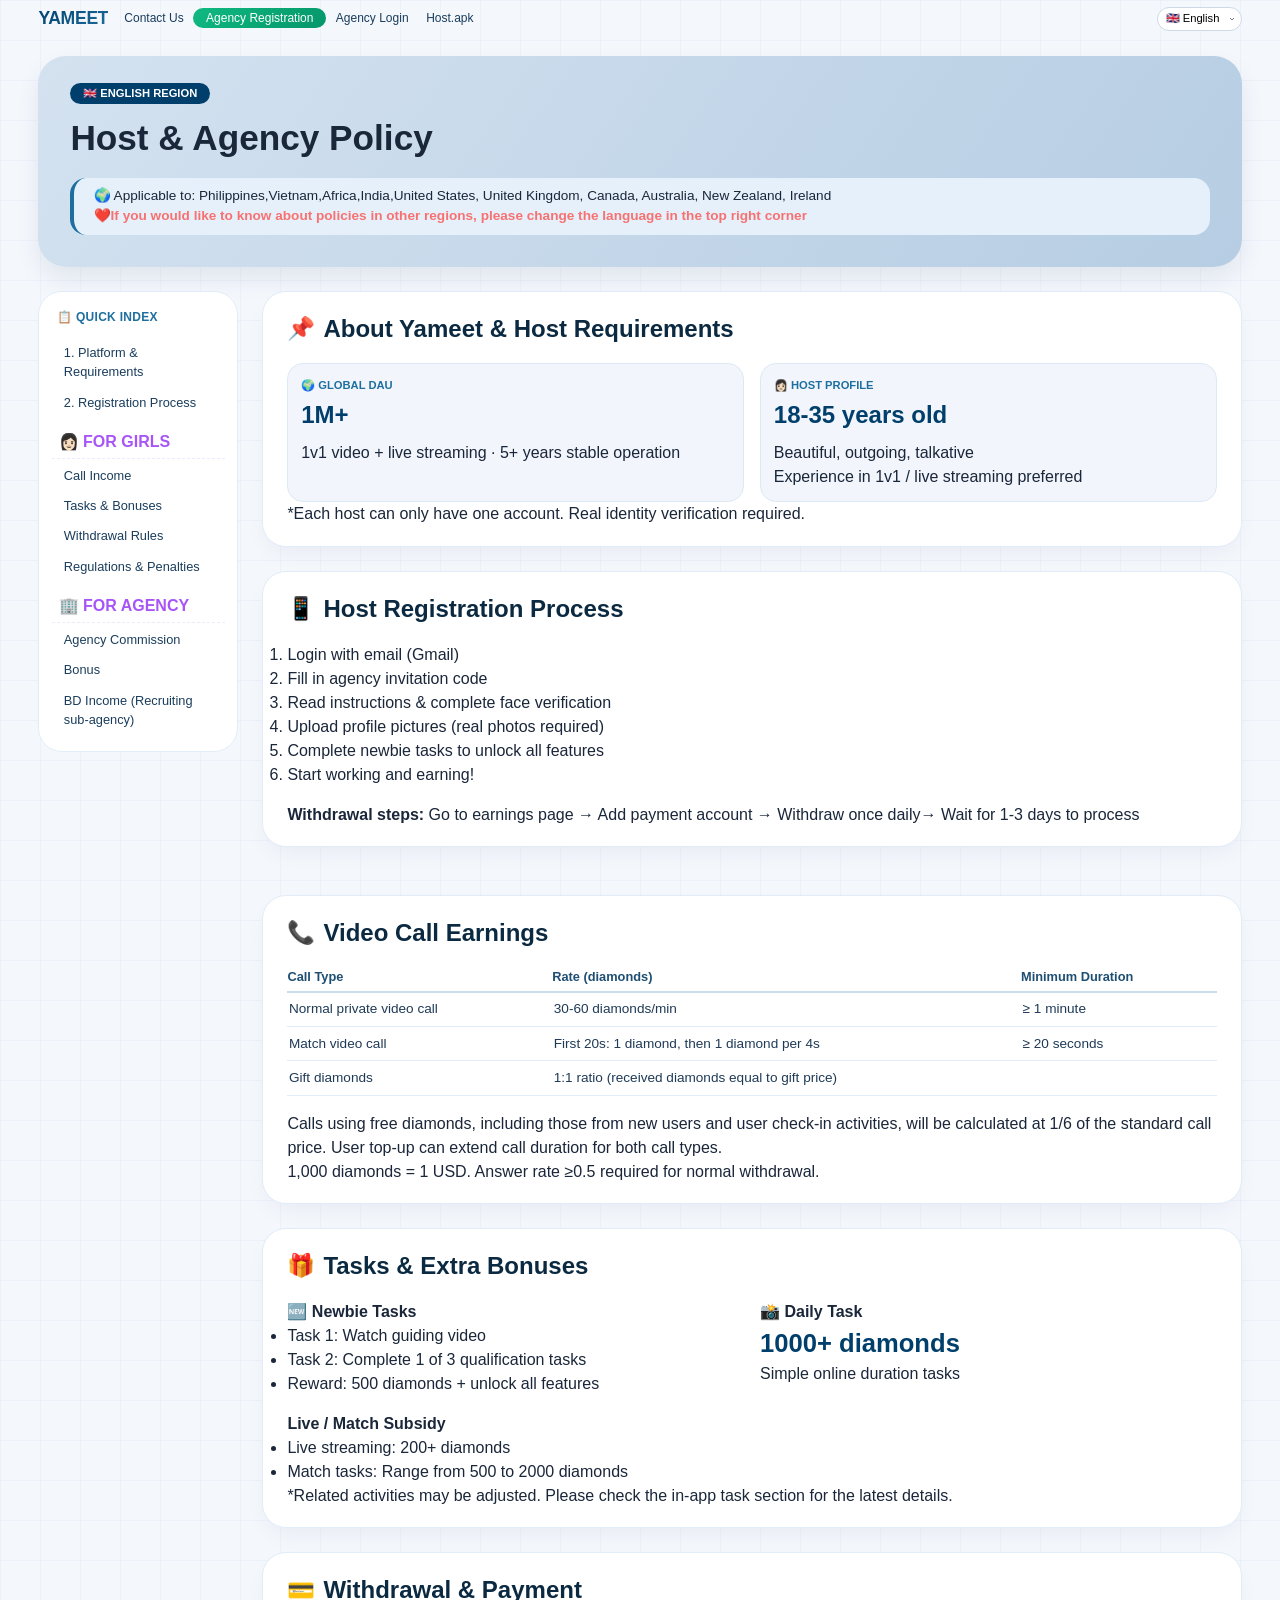
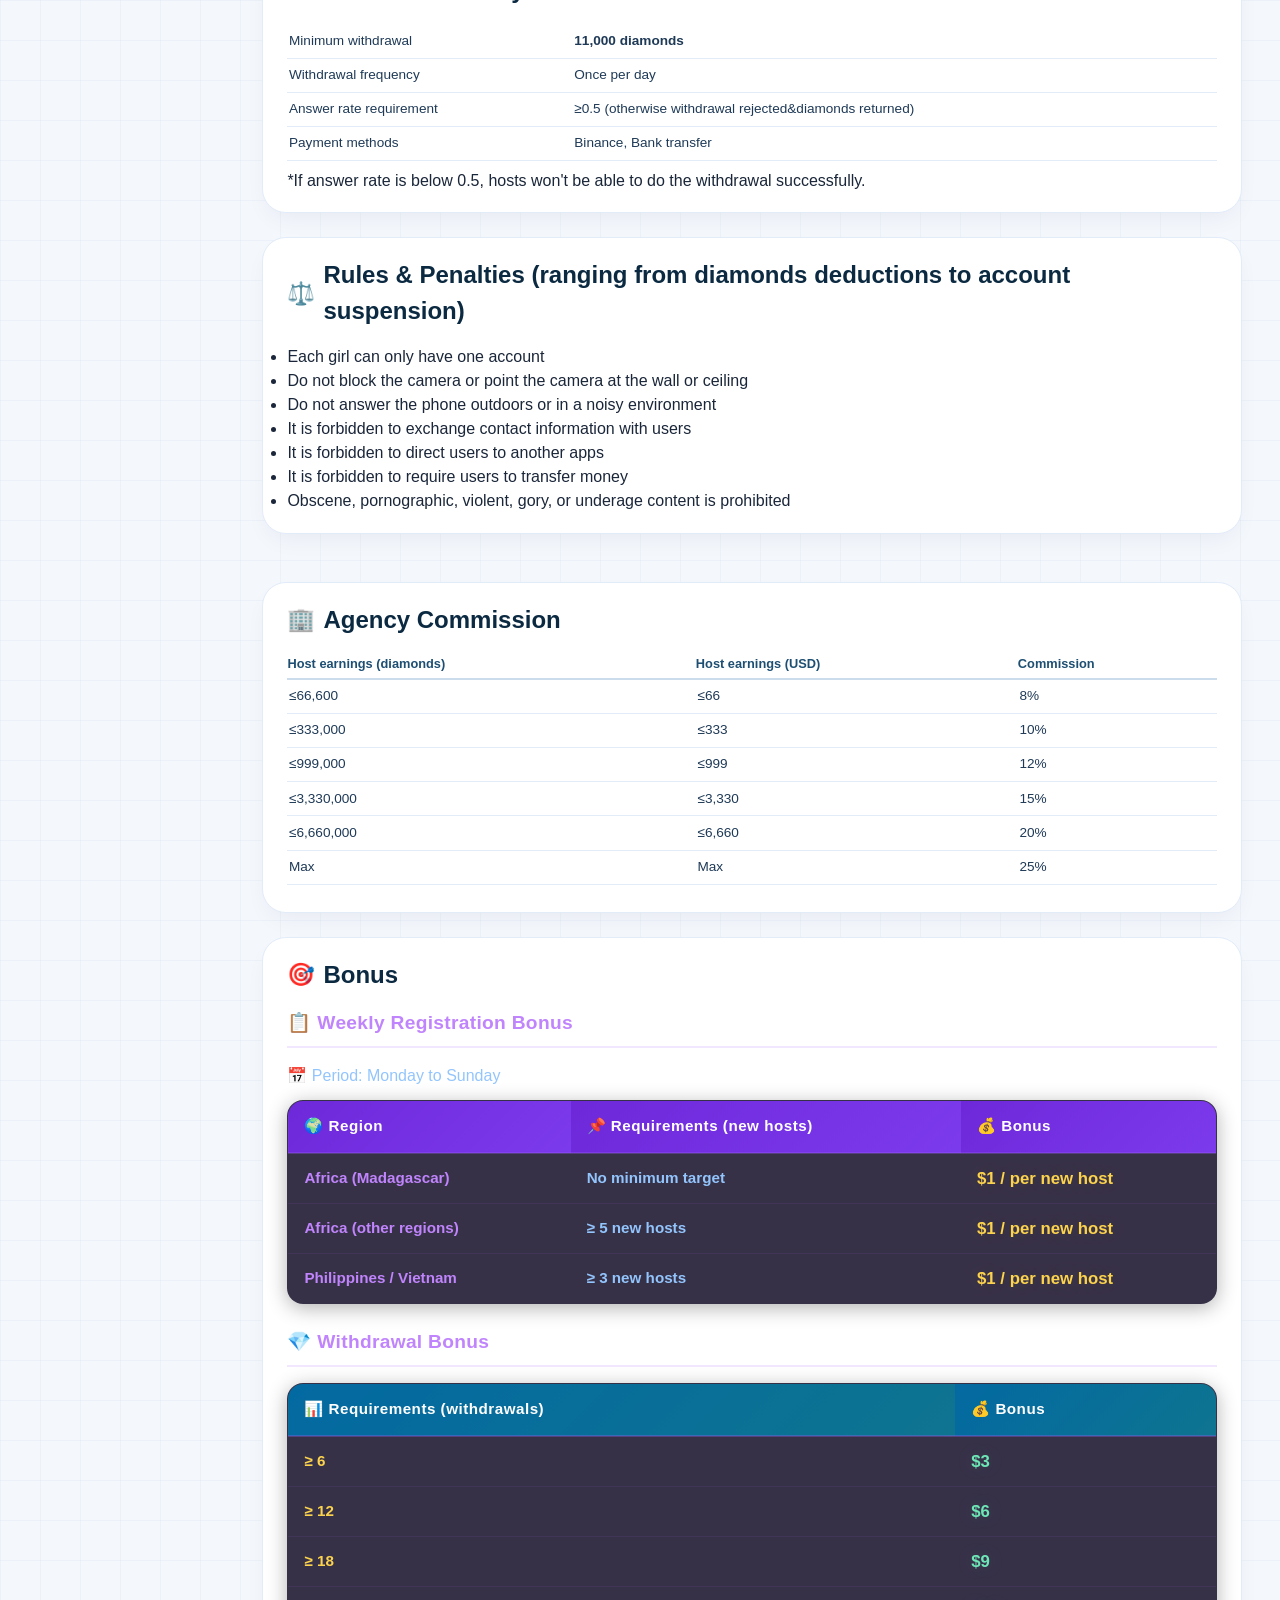
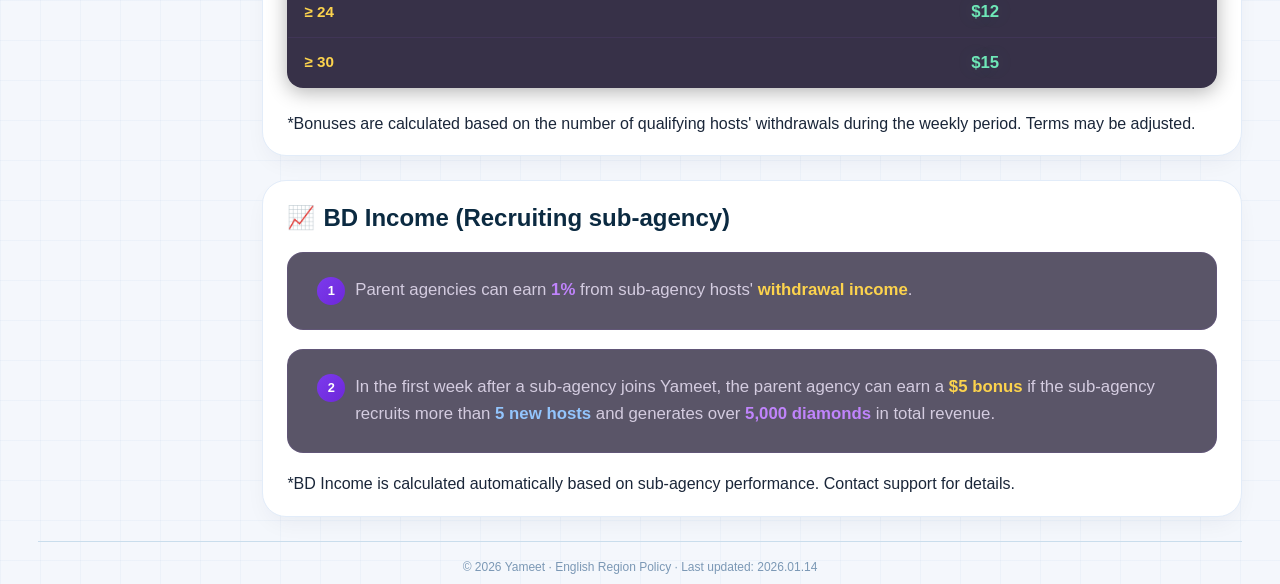
<file: index.html>
<!DOCTYPE html>
<html lang="en">
<head>
    <meta charset="UTF-8">
    <meta name="viewport" content="width=device-width, initial-scale=1.0, viewport-fit=cover">
    <title>Yameet · English Region</title>
    <link rel="icon" href="yameetAnchor.png" type="image/png">
    <link rel="stylesheet" href="yameet.css">
    <style>
        /* ===== 新增表格样式（优化颜色，更清晰易读） ===== */
        .bonus-table {
            width: 100%;
            border-collapse: collapse;
            background: rgba(20, 14, 40, 0.85);
            border-radius: 16px;
            overflow: hidden;
            border: 1px solid rgba(160, 100, 255, 0.2);
            margin-bottom: 1.5rem;
            box-shadow: 0 4px 20px rgba(0, 0, 0, 0.3);
        }
        .bonus-table thead th {
            background: linear-gradient(135deg, #6d28d9, #7c3aed);
            color: #ffffff;
            font-weight: 700;
            padding: 14px 16px;
            text-align: left;
            font-size: 0.95rem;
            letter-spacing: 0.5px;
            border-bottom: 2px solid rgba(160, 100, 255, 0.3);
        }
        .bonus-table tbody td {
            padding: 12px 16px;
            border-bottom: 1px solid rgba(160, 100, 255, 0.08);
            color: #e8e0f0;
            font-size: 0.95rem;
        }
        .bonus-table tbody tr {
            transition: background 0.2s ease;
        }
        .bonus-table tbody tr:hover {
            background: rgba(124, 58, 237, 0.12);
        }
        .bonus-table tbody tr:last-child td {
            border-bottom: none;
        }
        .bonus-table .region-name {
            color: #c084fc;
            font-weight: 600;
        }
        .bonus-table .bonus-amount {
            color: #fcd34d;
            font-weight: 700;
            font-size: 1.05rem;
            text-shadow: 0 0 20px rgba(252, 211, 77, 0.15);
        }
        .bonus-table .requirement-highlight {
            color: #93c5fd;
            font-weight: 600;
        }

        /* 第二个表格（Withdrawal Bonus） */
        .bonus-table.type-withdraw thead th {
            background: linear-gradient(135deg, #0369a1, #0e7490);
        }
        .bonus-table.type-withdraw .bonus-amount {
            color: #6ee7b7;
            text-shadow: 0 0 20px rgba(110, 231, 183, 0.15);
        }
        .bonus-table.type-withdraw .withdraw-count {
            color: #fcd34d;
            font-weight: 600;
        }

        .sub-section-title {
            font-size: 1.2rem;
            font-weight: 700;
            color: #c084fc;
            margin-top: 1.5rem;
            margin-bottom: 1rem;
            padding-bottom: 0.5rem;
            border-bottom: 2px solid rgba(160, 100, 255, 0.15);
            letter-spacing: 0.3px;
        }
        .sub-section-title:first-of-type {
            margin-top: 0;
        }

        /* BD Income 卡片样式优化 */
        .bd-income-card {
            background: rgba(20, 14, 40, 0.7);
            padding: 1.5rem 1.8rem;
            border-radius: 16px;
            border-left: 4px solid #7c3aed;
            margin-bottom: 1.2rem;
            border: 1px solid rgba(160, 100, 255, 0.1);
            transition: 0.3s;
        }
        .bd-income-card:hover {
            background: rgba(20, 14, 40, 0.9);
            border-color: rgba(160, 100, 255, 0.25);
            box-shadow: 0 4px 24px rgba(124, 58, 237, 0.08);
        }
        .bd-income-card .rule-number {
            display: inline-block;
            background: linear-gradient(135deg, #7c3aed, #6d28d9);
            color: #fff;
            font-weight: 700;
            font-size: 0.8rem;
            border-radius: 50%;
            width: 28px;
            height: 28px;
            text-align: center;
            line-height: 28px;
            margin-right: 10px;
            flex-shrink: 0;
        }
        .bd-income-card .rule-text {
            color: #d4cce0;
            font-size: 1.05rem;
            line-height: 1.6;
            display: flex;
            align-items: flex-start;
        }
        .bd-income-card .highlight-text {
            color: #c084fc;
            font-weight: 700;
        }
        .bd-income-card .highlight-gold {
            color: #fcd34d;
            font-weight: 700;
        }
        .bd-income-card .highlight-blue {
            color: #93c5fd;
            font-weight: 600;
        }
    </style>
</head>
<body>
    <nav class="fixed-nav" id="mainNav">
        <div class="nav-left">
            <div class="logo-area">YAMEET</div>
            <div class="nav-menu">
                <a href="#" onclick="window.open('https://wa.me/' + (Math.random() < 0.5 ? '447849766687' : '447730302215'), '_blank'); return false;">Contact Us</a>
                <a href="https://bd.nanas.vip/bd/register?type=0" target="_blank" class="join-btn">Agency Registration</a>
                <a href="https://bd.nanas.vip/bd/login" target="_blank">Agency Login</a>
                <a href="https://ym.nanas.vip/chat/download" target="_blank">Host.apk</a>
            </div>
        </div>
        <div class="lang-selector">
            <select id="regionSelect" onchange="switchRegion(this.value)">
                <option value="index.html" selected>🇬🇧 English</option>
                <option value="yameetEs.html">🇪🇸 Español</option>
                <option value="yameetPt.html">🇧🇷 Português</option>
                <option value="yameetTh.html">🇹🇭 ภาษาไทย</option>
                <option value="yameetAr.html">🇸🇦 العربية</option>
                <option value="yameetTr.html">🇹🇷 Türkçe</option>
                <option value="yameetId.html">🇮🇩 Indonesia</option>
            </select>
        </div>
    </nav>

    <div class="hero-banner">
        <span class="region-tag">🇬🇧 ENGLISH REGION</span>
        <h1>Host & Agency Policy</h1>
        <div class="applicable-countries">
            🌍 Applicable to: Philippines,Vietnam,Africa,India,United States, United Kingdom, Canada, Australia, New Zealand, Ireland<br><strong style="font-weight: 700; color: #f87171;">❤️If you would like to know about policies in other regions, please change the language in the top right corner</strong>
        </div>
    </div>

    <div class="policy-container">
        <aside class="policy-toc">
            <h4>📋 QUICK INDEX</h4>
            <ul class="toc-list">
                <li><a href="#about">1. Platform & Requirements</a></li>
                <li><a href="#process">2. Registration Process</a></li>
                <li class="section-head" style="cursor: default; color: #a855f7; font-weight: 700; padding: 0.3rem 0.4rem; margin-top: 0.5rem; border-bottom: 1px dashed rgba(160, 100, 255, 0.15);">👩🏻 FOR GIRLS</li>
                <li><a href="#call-income" class="sub-item">Call Income</a></li>
                <li><a href="#tasks" class="sub-item">Tasks & Bonuses</a></li>
                <li><a href="#withdraw" class="sub-item">Withdrawal Rules</a></li>
                <li><a href="#regulations" class="sub-item">Regulations & Penalties</a></li>
                <li class="section-head" style="cursor: default; color: #a855f7; font-weight: 700; padding: 0.3rem 0.4rem; margin-top: 0.5rem; border-bottom: 1px dashed rgba(160, 100, 255, 0.15);">🏢 FOR AGENCY</li>
                <li><a href="#agency" class="sub-item">Agency Commission</a></li>
                <li><a href="#bonus" class="sub-item">Bonus</a></li>
                <li><a href="#bd-income" class="sub-item">BD Income (Recruiting sub-agency)</a></li>
            </ul>
        </aside>

        <div class="policy-content">
            <!-- ===== 第1部分：Platform & Requirements ===== -->
            <section id="about" class="policy-card">
                <div class="card-header">
                    <span class="icon">📌</span>
                    <h2>About Yameet & Host Requirements</h2>
                </div>
                <div class="grid-2col">
                    <div class="stat-badge">
                        <p>🌍 GLOBAL DAU</p>
                        <div class="value">1M+</div>
                        <p style="margin-top:0.5rem;">1v1 video + live streaming · 5+ years stable operation</p>
                    </div>
                    <div class="stat-badge">
                        <p>👩🏻 HOST PROFILE</p>
                        <div class="value">18-35 years old</div>
                        <p style="margin-top:0.5rem;">Beautiful, outgoing, talkative<br>Experience in 1v1 / live streaming preferred</p>
                    </div>
                </div>
                <div class="footnote">*Each host can only have one account. Real identity verification required.</div>
            </section>

            <!-- ===== 第2部分：Registration Process ===== -->
            <section id="process" class="policy-card">
                <div class="card-header">
                    <span class="icon">📱</span>
                    <h2>Host Registration Process</h2>
                </div>
                <ol>
                    <li>Login with email (Gmail)</li>
                    <li>Fill in agency invitation code</li>
                    <li>Read instructions & complete face verification</li>
                    <li>Upload profile pictures (real photos required)</li>
                    <li>Complete newbie tasks to unlock all features</li>
                    <li>Start working and earning!</li>
                </ol>
                <p style="margin-top:1rem;"><strong>Withdrawal steps:</strong> Go to earnings page → Add payment account → Withdraw once daily→ Wait for 1-3 days to process</p>
            </section>

            <!-- ===== FOR GIRLS 锚点 ===== -->
            <div id="for-girls" style="scroll-margin-top: 90px;"></div>

            <!-- ===== 第3部分：Call Income ===== -->
            <section id="call-income" class="policy-card">
                <div class="card-header">
                    <span class="icon">📞</span>
                    <h2>Video Call Earnings</h2>
                </div>
                <table class="simple-table">
                    <tr>
                        <th>Call Type</th>
                        <th>Rate (diamonds)</th>
                        <th>Minimum Duration</th>
                    </tr>
                    <tr>
                        <td>Normal private video call</td>
                        <td>30-60 diamonds/min</td>
                        <td>≥ 1 minute</td>
                    </tr>
                    <tr>
                        <td>Match video call</td>
                        <td>First 20s: 1 diamond, then 1 diamond per 4s</td>
                        <td>≥ 20 seconds</td>
                    </tr>
                    <tr>
                        <td>Gift diamonds</td>
                        <td colspan="2">1:1 ratio (received diamonds equal to gift price)</td>
                    </tr>
                </table>
                <p style="margin-top:1rem;">Calls using free diamonds, including those from new users and user check-in activities, will be calculated at 1/6 of the standard call price. User top-up can extend call duration for both call types.</p>
                <p class="footnote">1,000 diamonds = 1 USD. Answer rate ≥0.5 required for normal withdrawal.</p>
            </section>

            <!-- ===== 第4部分：Tasks & Bonuses ===== -->
            <section id="tasks" class="policy-card">
                <div class="card-header">
                    <span class="icon">🎁</span>
                    <h2>Tasks & Extra Bonuses</h2>
                </div>
                <div class="grid-2col">
                    <div>
                        <p><strong>🆕 Newbie Tasks</strong></p>
                        <ul>
                            <li>Task 1: Watch guiding video</li>
                            <li>Task 2: Complete 1 of 3 qualification tasks</li>
                            <li>Reward: 500 diamonds + unlock all features</li>
                        </ul>
                    </div>
                    <div>
                        <p><strong>📸 Daily Task</strong></p>
                        <p style="font-size: 1.6rem; font-weight: 700; color: #003f6b;">1000+ diamonds</p>
                        <p>Simple online duration tasks </p>
                    </div>
                </div>
                <p style="margin-top:1rem;"><strong>Live / Match Subsidy</strong></p>
                <ul>
                    <li>Live streaming: 200+ diamonds</li>
                    <li>Match tasks: Range from 500 to 2000 diamonds</li>
                </ul>
                <div class="footnote">
                    *Related activities may be adjusted. Please check the in-app task section for the latest details.
                </div>
            </section>

            <!-- ===== 第5部分：Withdrawal Rules ===== -->
            <section id="withdraw" class="policy-card">
                <div class="card-header">
                    <span class="icon">💳</span>
                    <h2>Withdrawal & Payment</h2>
                </div>
                <table class="simple-table">
                    <tr>
                        <td>Minimum withdrawal</td>
                        <td><strong>11,000 diamonds</strong></td>
                    </tr>
                    <tr>
                        <td>Withdrawal frequency</td>
                        <td>Once per day</td>
                    </tr>
                    <tr>
                        <td>Answer rate requirement</td>
                        <td>≥0.5 (otherwise withdrawal rejected&diamonds returned)</td>
                    </tr>
                    <tr>
                        <td>Payment methods</td>
                        <td>Binance, Bank transfer</td>
                    </tr>
                </table>
                <p class="footnote">*If answer rate is below 0.5, hosts won't be able to do the withdrawal successfully.</p>
            </section>

            <!-- ===== 第6部分：Regulations & Penalties ===== -->
            <section id="regulations" class="policy-card">
                <div class="card-header">
                    <span class="icon">⚖️</span>
                    <h2>Rules & Penalties (ranging from diamonds deductions to account suspension)</h2>
                </div>
                <ul>
                    <li>Each girl can only have one account</li>
                    <li>Do not block the camera or point the camera at the wall or ceiling</li>
                    <li>Do not answer the phone outdoors or in a noisy environment</li>
                    <li>It is forbidden to exchange contact information with users</li>
                    <li>It is forbidden to direct users to another apps</li>
                    <li>It is forbidden to require users to transfer money</li>
                    <li>Obscene, pornographic, violent, gory, or underage content is prohibited</li>
                </ul>
            </section>

            <!-- ===== FOR AGENCY 锚点 ===== -->
            <div id="for-agency" style="scroll-margin-top: 90px;"></div>

            <!-- ===== 第7部分：Agency Commission ===== -->
            <section id="agency" class="policy-card">
                <div class="card-header">
                    <span class="icon">🏢</span>
                    <h2>Agency Commission</h2>
                </div>
                <table class="simple-table">
                    <tr>
                        <th>Host earnings (diamonds)</th>
                        <th>Host earnings (USD)</th>
                        <th>Commission</th>
                    </tr>
                    <tr><td>≤66,600</td><td>≤66</td><td>8%</td></tr>
                    <tr><td>≤333,000</td><td>≤333</td><td>10%</td></tr>
                    <tr><td>≤999,000</td><td>≤999</td><td>12%</td></tr>
                    <tr><td>≤3,330,000</td><td>≤3,330</td><td>15%</td></tr>
                    <tr><td>≤6,660,000</td><td>≤6,660</td><td>20%</td></tr>
                    <tr><td>Max</td><td>Max</td><td>25%</td></tr>
                </table>
            </section>

            <!-- ===== 第8部分：Bonus (新增，对应前两张图) ===== -->
            <section id="bonus" class="policy-card">
                <div class="card-header">
                    <span class="icon">🎯</span>
                    <h2>Bonus</h2>
                </div>

                <!-- 第一张图：Weekly Registration Bonus -->
                <h4 class="sub-section-title">📋 Weekly Registration Bonus</h4>
                <p style="color: #93c5fd; margin-bottom: 0.75rem; font-weight: 500;">📅 Period: Monday to Sunday</p>
                <table class="bonus-table">
                    <thead>
                        <tr>
                            <th>🌍 Region</th>
                            <th>📌 Requirements (new hosts)</th>
                            <th>💰 Bonus</th>
                        </tr>
                    </thead>
                    <tbody>
                        <tr>
                            <td><span class="region-name">Africa (Madagascar)</span></td>
                            <td><span class="requirement-highlight">No minimum target</span></td>
                            <td><span class="bonus-amount">$1 / per new host</span></td>
                        </tr>
                        <tr>
                            <td><span class="region-name">Africa (other regions)</span></td>
                            <td><span class="requirement-highlight">≥ 5 new hosts</span></td>
                            <td><span class="bonus-amount">$1 / per new host</span></td>
                        </tr>
                        <tr>
                            <td><span class="region-name">Philippines / Vietnam</span></td>
                            <td><span class="requirement-highlight">≥ 3 new hosts</span></td>
                            <td><span class="bonus-amount">$1 / per new host</span></td>
                        </tr>
                    </tbody>
                </table>

                <!-- 第二张图：Withdrawal Bonus -->
                <h4 class="sub-section-title">💎 Withdrawal Bonus</h4>
                <table class="bonus-table type-withdraw">
                    <thead>
                        <tr>
                            <th>📊 Requirements (withdrawals)</th>
                            <th>💰 Bonus</th>
                        </tr>
                    </thead>
                    <tbody>
                        <tr>
                            <td><span class="withdraw-count">≥ 6</span></td>
                            <td><span class="bonus-amount">$3</span></td>
                        </tr>
                        <tr>
                            <td><span class="withdraw-count">≥ 12</span></td>
                            <td><span class="bonus-amount">$6</span></td>
                        </tr>
                        <tr>
                            <td><span class="withdraw-count">≥ 18</span></td>
                            <td><span class="bonus-amount">$9</span></td>
                        </tr>
                        <tr>
                            <td><span class="withdraw-count">≥ 24</span></td>
                            <td><span class="bonus-amount">$12</span></td>
                        </tr>
                        <tr>
                            <td><span class="withdraw-count">≥ 30</span></td>
                            <td><span class="bonus-amount">$15</span></td>
                        </tr>
                    </tbody>
                </table>

                <div class="footnote">*Bonuses are calculated based on the number of qualifying hosts' withdrawals during the weekly period. Terms may be adjusted.</div>
            </section>

            <!-- ===== 第9部分：BD Income (Recruiting sub-agency) ===== -->
            <section id="bd-income" class="policy-card">
                <div class="card-header">
                    <span class="icon">📈</span>
                    <h2>BD Income (Recruiting sub-agency)</h2>
                </div>

                <div class="bd-income-card">
                    <div class="rule-text">
                        <span class="rule-number">1</span>
                        <span>Parent agencies can earn <span class="highlight-text">1%</span> from sub-agency hosts' <span class="highlight-gold">withdrawal income</span>.</span>
                    </div>
                </div>

                <div class="bd-income-card">
                    <div class="rule-text">
                        <span class="rule-number">2</span>
                        <span>In the first week after a sub-agency joins Yameet, the parent agency can earn a <span class="highlight-gold">$5 bonus</span> if the sub-agency recruits more than <span class="highlight-blue">5 new hosts</span> and generates over <span class="highlight-text">5,000 diamonds</span> in total revenue.</span>
                    </div>
                </div>

                <div class="footnote">*BD Income is calculated automatically based on sub-agency performance. Contact support for details.</div>
            </section>
        </div>
    </div>

    <div class="footer-note">
    © 2026 Yameet · English Region Policy · Last updated: 2026.01.14
</div>

<script>
// 语言映射表
const languageMap = {
    'en': 'index.html',
    'en-US': 'index.html',
    'en-GB': 'index.html',
    'es': 'yameetEs.html',
    'es-ES': 'yameetEs.html',
    'pt': 'yameetPt.html',
    'pt-BR': 'yameetPt.html',
    'th': 'yameetTh.html',
    'th-TH': 'yameetTh.html',
    'ar': 'yameetAr.html',
    'ar-SA': 'yameetAr.html',
    'tr': 'yameetTr.html',
    'tr-TR': 'yameetTr.html',
    'id': 'yameetId.html',
    'id-ID': 'yameetId.html'
};

function getCurrentPage() {
    const path = window.location.pathname;
    const fileName = path.substring(path.lastIndexOf('/') + 1);
    return fileName || 'index.html';
}

function getLanguagePage() {
    const browserLang = navigator.language || navigator.userLanguage;
    if (languageMap[browserLang]) return languageMap[browserLang];
    const mainLang = browserLang.split('-')[0];
    if (languageMap[mainLang]) return languageMap[mainLang];
    return 'index.html';
}

function autoSwitchByLanguage() {
    const currentPage = getCurrentPage();
    const targetPage = getLanguagePage();
    if (currentPage !== targetPage && !sessionStorage.getItem('redirected')) {
        sessionStorage.setItem('redirected', 'true');
        window.location.href = targetPage;
    }
}

autoSwitchByLanguage();
</script>

<script src="yameet.js"></script>
</body>
</html>
</file>
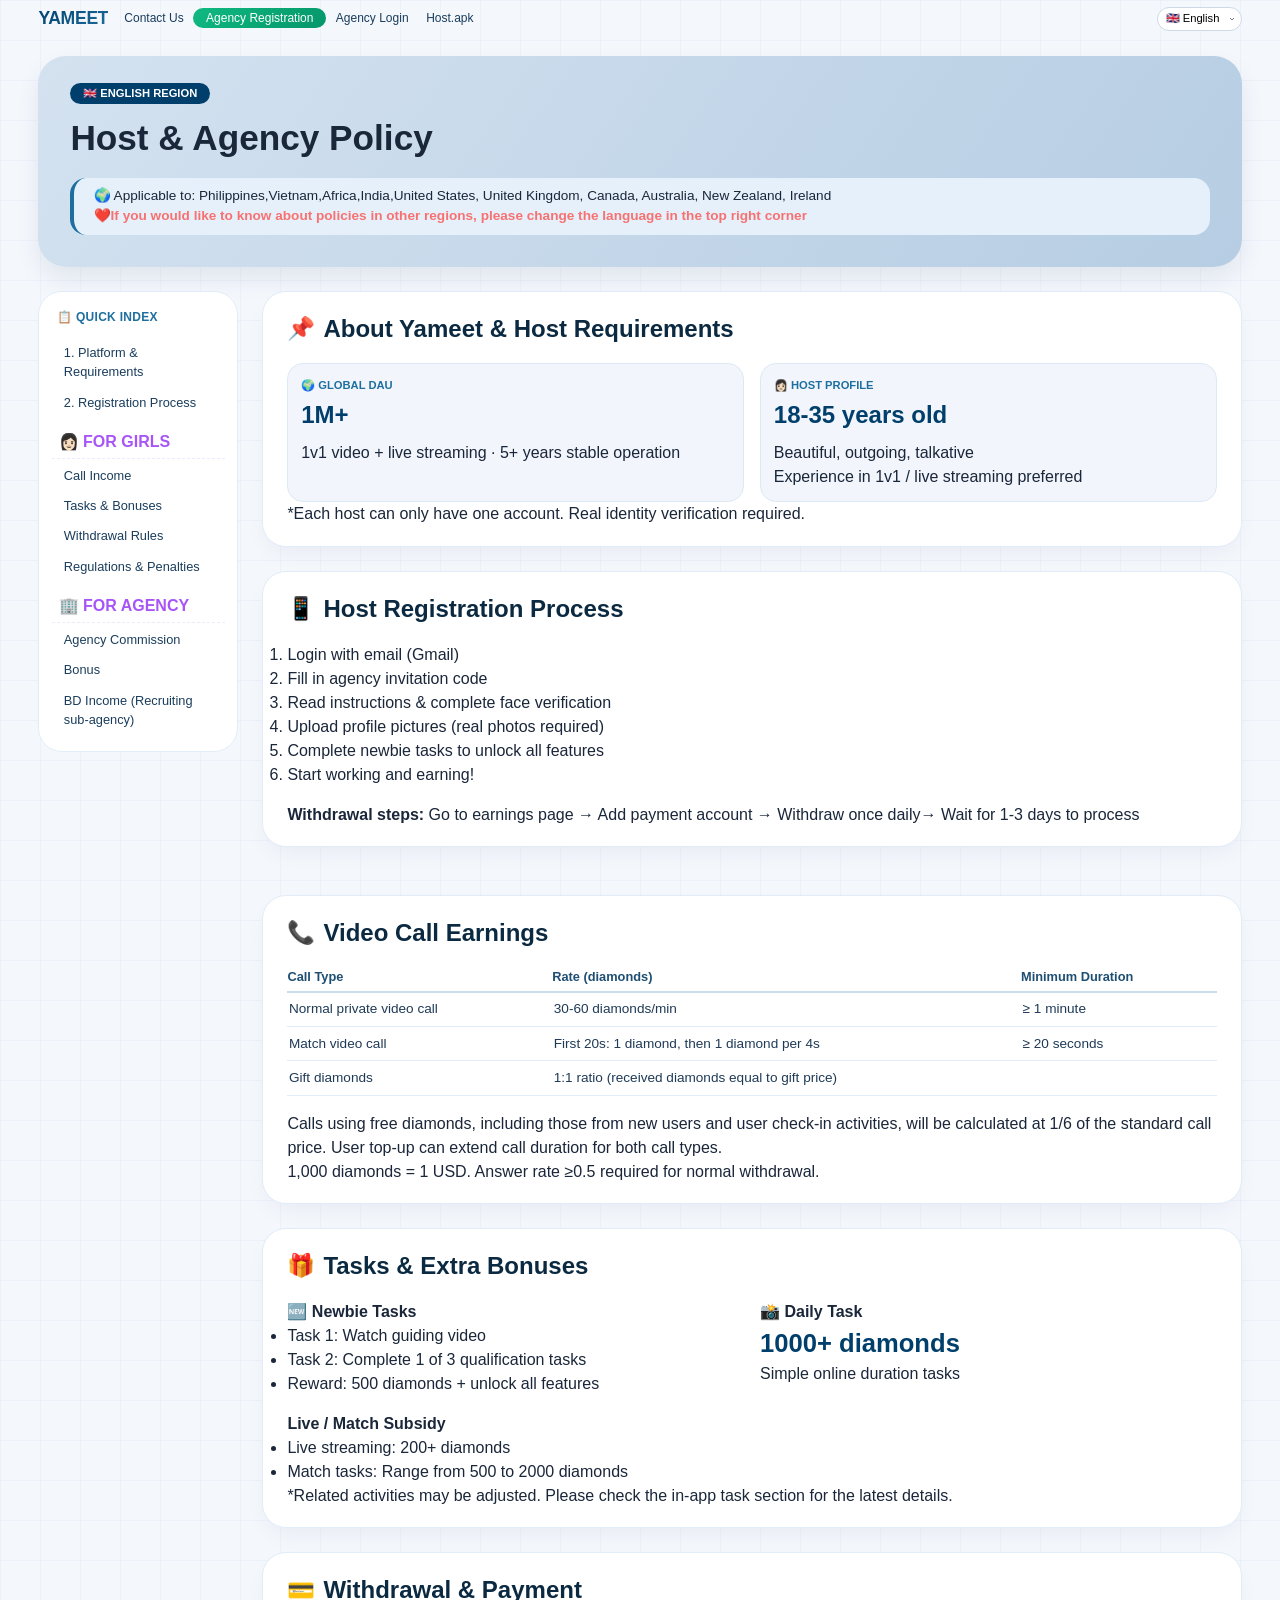
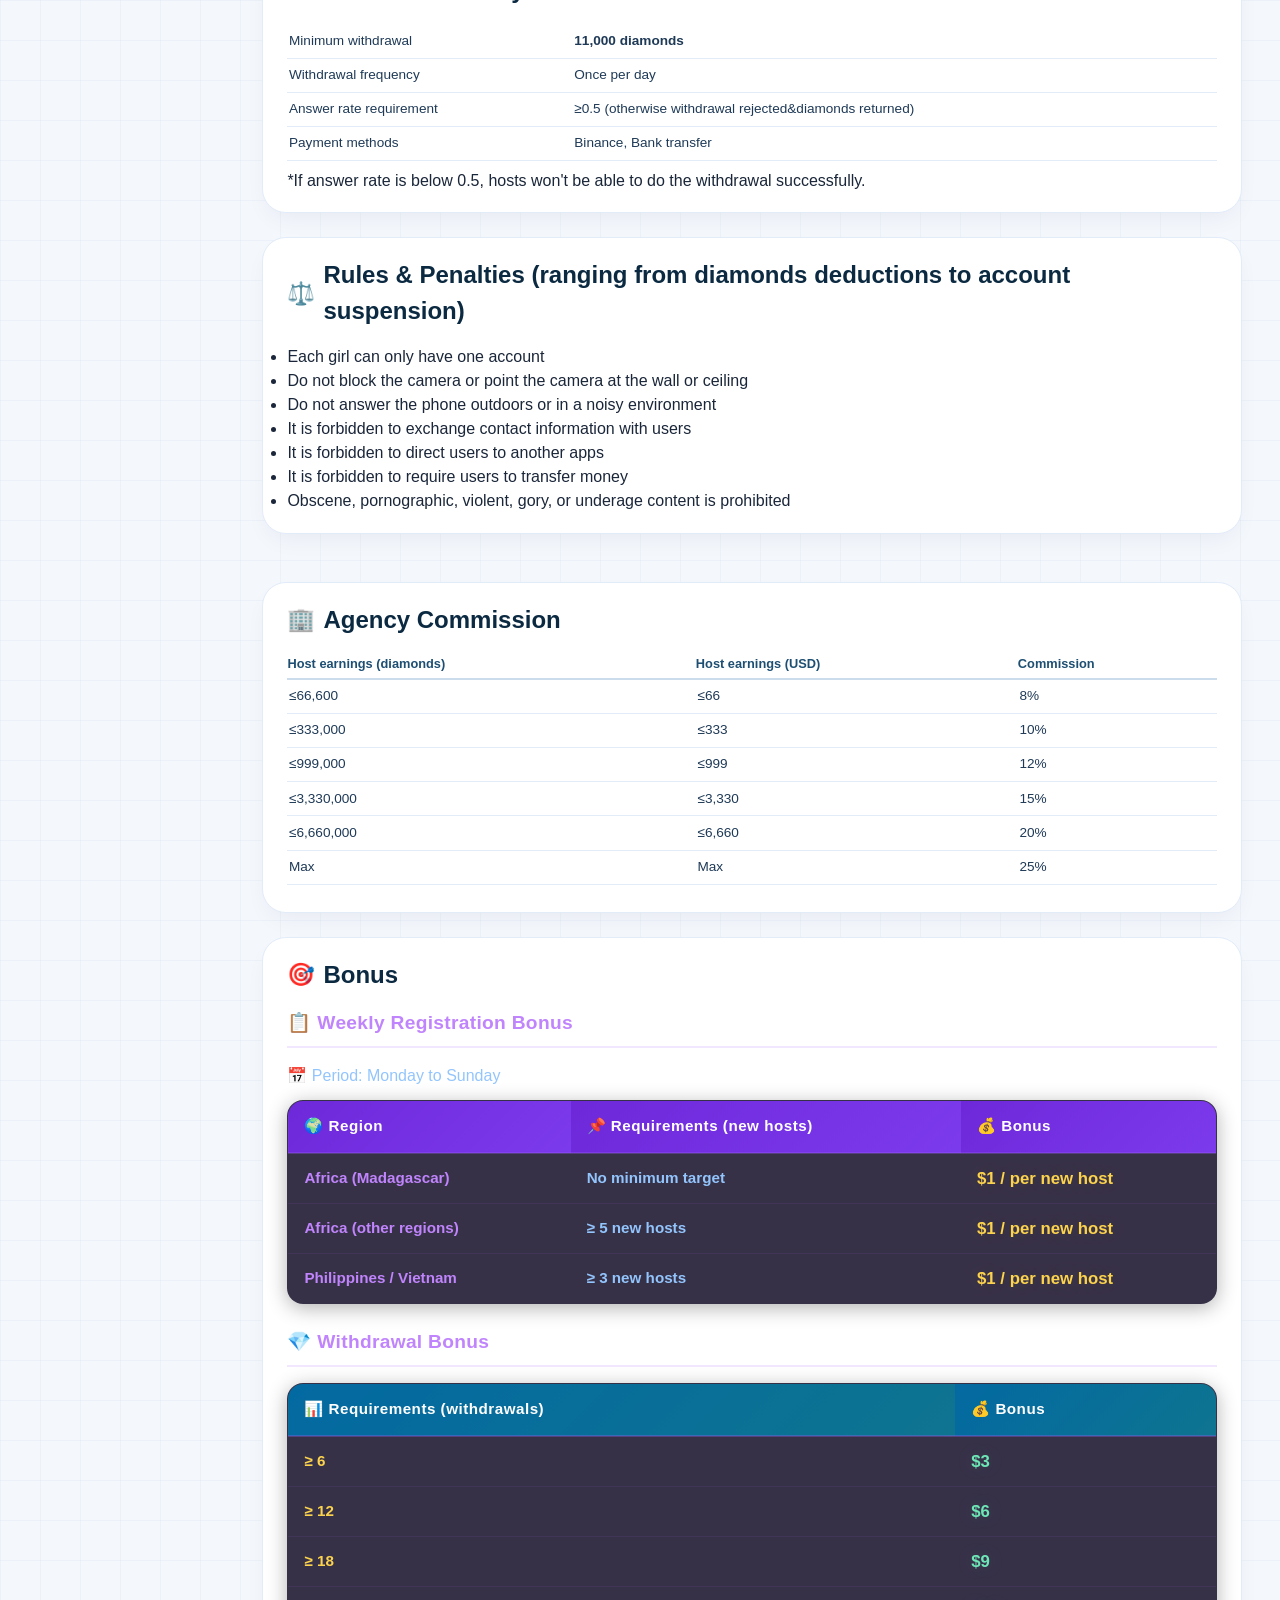
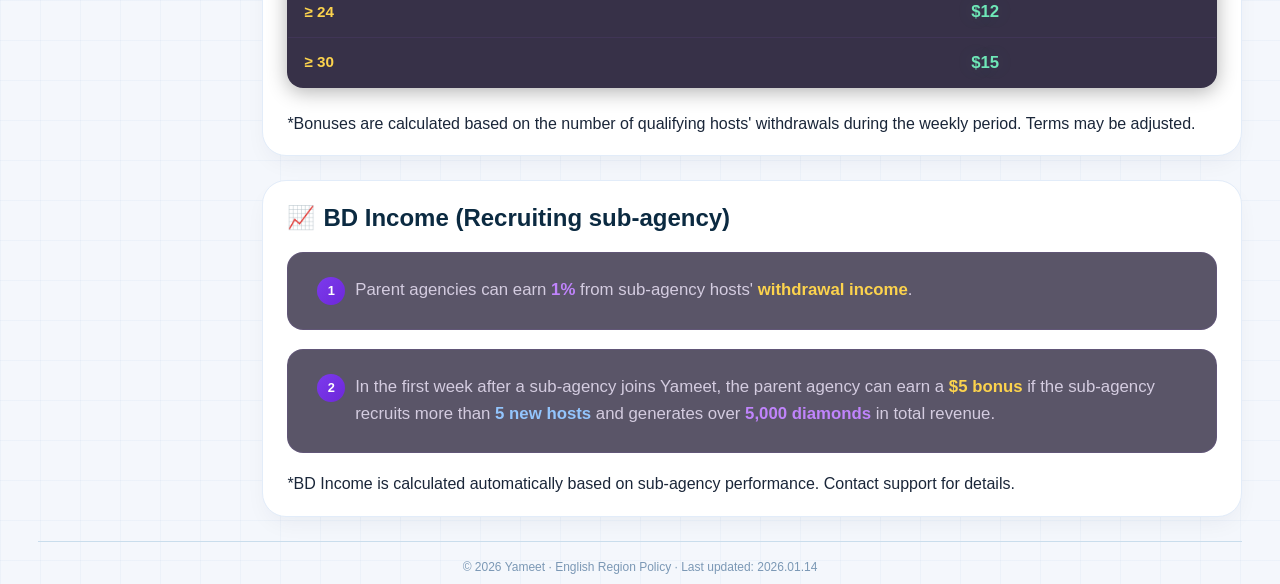
<file: yameetAr.html>
<!DOCTYPE html>
<html lang="ar" dir="rtl">
<head>
    <meta charset="UTF-8">
    <meta name="viewport" content="width=device-width, initial-scale=1.0, viewport-fit=cover">
    <title>Yameet · العربية</title>
    <link rel="icon" href="yameetAnchor.png" type="image/png">
    <style>
        /* ===== 重置 & 基础 ===== */
        * {
            margin: 0;
            padding: 0;
            box-sizing: border-box;
        }
        body {
            font-family: 'Segoe UI', 'Tahoma', system-ui, -apple-system, sans-serif;
            background: #f8faff;
            color: #1e2b3c;
            padding-top: 80px;
            line-height: 1.6;
        }
        /* ===== 导航 ===== */
        .fixed-nav {
            position: fixed;
            top: 0;
            right: 0;
            left: 0;
            z-index: 999;
            background: #ffffffdd;
            backdrop-filter: blur(10px);
            -webkit-backdrop-filter: blur(10px);
            box-shadow: 0 2px 12px rgba(0,0,0,0.06);
            padding: 0.5rem 2rem;
            display: flex;
            justify-content: space-between;
            align-items: center;
            flex-wrap: wrap;
            direction: rtl;
        }
        .nav-left {
            display: flex;
            align-items: center;
            gap: 1.2rem;
            flex-wrap: wrap;
        }
        .logo-area {
            font-weight: 700;
            font-size: 1.4rem;
            letter-spacing: 1px;
            color: #003f6b;
        }
        .nav-menu {
            display: flex;
            gap: 1rem;
            flex-wrap: wrap;
            align-items: center;
        }
        .nav-menu a {
            text-decoration: none;
            color: #1e2b3c;
            font-size: 0.9rem;
            font-weight: 500;
            padding: 0.3rem 0.6rem;
            border-radius: 30px;
            transition: 0.2s;
        }
        .nav-menu a:hover {
            background: #eef3fa;
        }
        .nav-menu .join-btn {
            background: #003f6b;
            color: #fff;
            padding: 0.3rem 1rem;
        }
        .nav-menu .join-btn:hover {
            background: #002b4a;
        }
        .lang-selector select {
            padding: 0.3rem 0.8rem;
            border-radius: 30px;
            border: 1px solid #d0dbe8;
            background: #fff;
            font-size: 0.85rem;
            color: #1e2b3c;
            outline: none;
            cursor: pointer;
        }
        /* ===== hero ===== */
        .hero-banner {
            background: linear-gradient(145deg, #e4edf5, #d4e2f0);
            padding: 2rem 2rem 1.8rem;
            text-align: center;
            margin: 0 1.5rem 1.5rem;
            border-radius: 40px 40px 20px 20px;
            box-shadow: 0 6px 18px rgba(0, 50, 80, 0.06);
        }
        .region-tag {
            display: inline-block;
            background: #003f6b;
            color: #fff;
            padding: 0.2rem 1.4rem;
            border-radius: 40px;
            font-size: 0.9rem;
            letter-spacing: 0.3px;
            margin-bottom: 0.6rem;
        }
        .hero-banner h1 {
            font-size: 2.2rem;
            font-weight: 700;
            color: #003f6b;
            margin: 0.4rem 0;
        }
        .applicable-countries {
            background: #ffffffb0;
            backdrop-filter: blur(4px);
            padding: 0.6rem 1.2rem;
            border-radius: 60px;
            display: inline-block;
            font-size: 0.95rem;
            font-weight: 500;
            color: #003f6b;
            margin-top: 0.4rem;
            box-shadow: 0 2px 8px rgba(0,0,0,0.02);
        }
        /* ===== تخطيط الصفحة ===== */
        .policy-container {
            display: flex;
            gap: 2rem;
            max-width: 1360px;
            margin: 0 auto;
            padding: 0 1.5rem 3rem;
            align-items: flex-start;
            direction: rtl;
        }
        .policy-toc {
            flex: 0 0 240px;
            background: #ffffffcc;
            backdrop-filter: blur(4px);
            border-radius: 28px;
            padding: 1.2rem 0.8rem;
            box-shadow: 0 8px 24px rgba(0, 30, 60, 0.04);
            border: 1px solid #eaeef5;
            position: sticky;
            top: 100px;
        }
        .policy-toc h4 {
            font-size: 1rem;
            color: #003f6b;
            margin-bottom: 1rem;
            padding-right: 0.5rem;
            border-right: 4px solid #003f6b;
            padding-right: 0.8rem;
        }
        .toc-list {
            list-style: none;
            padding: 0;
        }
        .toc-list li {
            margin-bottom: 0.6rem;
        }
        .toc-list a {
            display: block;
            padding: 0.3rem 0.8rem;
            border-radius: 40px;
            color: #1e2b3c;
            text-decoration: none;
            font-size: 0.85rem;
            transition: 0.2s;
            font-weight: 450;
        }
        .toc-list a:hover {
            background: #e4edf5;
            color: #003f6b;
        }
        .toc-list .section-head {
            font-weight: 700;
            color: #003f6b;
            padding: 0.3rem 0.8rem;
            margin-top: 0.3rem;
            display: block;
            font-size: 0.9rem;
            cursor: default;
        }
        .toc-list .sub-item {
            padding-right: 1.5rem;
            font-weight: 400;
            font-size: 0.85rem;
        }
        .policy-content {
            flex: 1;
            min-width: 0;
        }
        /* ===== بطاقات السياسة ===== */
        .policy-card {
            background: #ffffff;
            border-radius: 32px;
            padding: 1.8rem 2rem;
            margin-bottom: 2rem;
            box-shadow: 0 6px 24px rgba(0, 30, 60, 0.04);
            border: 1px solid #eef2f8;
            transition: 0.2s;
            scroll-margin-top: 90px;
        }
        .card-header {
            display: flex;
            align-items: center;
            gap: 0.6rem;
            margin-bottom: 1.2rem;
            border-bottom: 2px solid #eaf0f8;
            padding-bottom: 0.6rem;
        }
        .card-header .icon {
            font-size: 1.8rem;
            line-height: 1;
        }
        .card-header h2 {
            font-size: 1.5rem;
            font-weight: 700;
            color: #003f6b;
            margin: 0;
        }
        .grid-2col {
            display: grid;
            grid-template-columns: 1fr 1fr;
            gap: 1.2rem;
            margin: 0.5rem 0;
        }
        .stat-badge {
            background: #f4f8fe;
            padding: 1rem 1.2rem;
            border-radius: 24px;
            text-align: center;
        }
        .stat-badge .value {
            font-size: 2rem;
            font-weight: 700;
            color: #003f6b;
            margin: 0.2rem 0;
        }
        .badge {
            background: #003f6b;
            color: #fff;
            padding: 0.1rem 1rem;
            border-radius: 40px;
            font-size: 0.8rem;
            font-weight: 600;
            display: inline-block;
        }
        .footnote {
            margin-top: 1rem;
            font-size: 0.88rem;
            color: #4a5f72;
            border-top: 1px dashed #dce5ef;
            padding-top: 0.7rem;
        }
        /* ===== جداول ===== */
        .simple-table {
            width: 100%;
            border-collapse: collapse;
            margin: 0.6rem 0 0.2rem;
            font-size: 0.95rem;
            border-radius: 20px;
            overflow: hidden;
            box-shadow: 0 2px 8px rgba(0, 0, 0, 0.02);
        }
        .simple-table th,
        .simple-table td {
            padding: 0.7rem 1.2rem;
            text-align: right;
            border-bottom: 1px solid #eaf0f8;
        }
        .simple-table th {
            background: #eaf1fa;
            color: #003f6b;
            font-weight: 600;
            white-space: nowrap;
        }
        .simple-table tr:last-child td {
            border-bottom: none;
        }
        .simple-table tr:hover td {
            background: #f8faff;
        }
        .policy-card ul, .policy-card ol {
            padding-right: 1.8rem;
            margin: 0.4rem 0;
        }
        .policy-card li {
            margin-bottom: 0.3rem;
        }
        .policy-card p {
            margin: 0.5rem 0;
        }
        .footer-note {
            text-align: center;
            font-size: 0.8rem;
            color: #5b6f84;
            padding: 1.2rem 1rem 2.5rem;
            border-top: 1px solid #e2eaf2;
            max-width: 1360px;
            margin: 0 auto;
            direction: rtl;
        }
        /* ===== استجابة ===== */
        @media (max-width: 900px) {
            .policy-container {
                flex-direction: column;
            }
            .policy-toc {
                position: relative;
                top: 0;
                flex: 1;
                width: 100%;
                margin-bottom: 1rem;
            }
            .grid-2col {
                grid-template-columns: 1fr;
            }
            .fixed-nav {
                padding: 0.5rem 1rem;
                flex-direction: column;
                align-items: stretch;
                gap: 0.4rem;
            }
            .nav-left {
                flex-wrap: wrap;
                justify-content: center;
            }
            .nav-menu {
                justify-content: center;
            }
            .lang-selector {
                text-align: center;
            }
            .hero-banner h1 {
                font-size: 1.6rem;
            }
            .policy-card {
                padding: 1.2rem;
            }
            .simple-table th,
            .simple-table td {
                padding: 0.5rem 0.8rem;
                font-size: 0.85rem;
            }
        }
        @media (max-width: 480px) {
            .hero-banner {
                margin: 0 0.5rem 1rem;
                padding: 1.2rem 0.8rem;
            }
            .applicable-countries {
                font-size: 0.8rem;
                padding: 0.3rem 0.8rem;
            }
            .policy-container {
                padding: 0 0.5rem 2rem;
            }
        }
    </style>
</head>
<body>
    <nav class="fixed-nav" id="mainNav">
        <div class="nav-left">
            <div class="logo-area">YAMEET</div>
            <div class="nav-menu">
                <a href="https://wa.me/447743041324" target="_blank">اتصل بنا</a>
                <a href="https://bd.nanas.vip/bd/register?type=0" target="_blank" class="join-btn">تسجيل الوكالة</a>
                <a href="https://bd.nanas.vip/bd/login" target="_blank">تسجيل الدخول إلى الوكالة</a>
                <a href="https://ym.nanas.vip/chat/download" target="_blank">المضيفين.apk</a>
            </div>
        </div>
        <div class="lang-selector">
            <select id="regionSelect" onchange="switchRegion(this.value)">
                <option value="index.html" selected>🇬🇧 English</option>
                <option value="yameetEs.html">🇪🇸 Español</option>
                <option value="yameetPt.html">🇧🇷 Português</option>
                <option value="yameetTh.html">🇹🇭 ภาษาไทย</option>
                <option value="yameetAr.html">🇸🇦 العربية</option>
                <option value="yameetTr.html">🇹🇷 Türkçe</option>
                <option value="yameetId.html">🇮🇩 Indonesia</option>
            </select>
        </div>
    </nav>

    <div class="hero-banner">
        <span class="region-tag">🇸🇦 المنطقة العربية</span>
        <h1>سياسة المضيفين والوكالات</h1>
        <div class="applicable-countries">
            🌍 تنطبق على: المملكة العربية السعودية، الإمارات، الكويت، قطر، عمان، البحرين، مصر، الأردن، لبنان، العراق، سوريا، اليمن، ليبيا، السودان، المغرب، الجزائر، تونس، موريتانيا، فلسطين
        </div>
    </div>

    <div class="policy-container">
        <aside class="policy-toc">
            <h4>📋 فهرس سريع</h4>
            <ul class="toc-list">
                <!-- 1. المنصة ومتطلبات المضيفات (保持不变) -->
                <li><a href="#about">1. المنصة ومتطلبات المضيفات</a></li>
                <!-- 7. عملية التسجيل (从第7位移到第2位) -->
                <li><a href="#process">2. عملية التسجيل</a></li>
                <!-- للفتيات (大标题) -->
                <li class="section-head">👩🏻 للفتيات</li>
                <!-- 以下4项缩进，放在 للفتيات 下面 -->
                <li><a href="#call-income" class="sub-item">أرباح المكالمات</a></li>
                <li><a href="#tasks" class="sub-item"> المهام والمكافآت</a></li>
                <li><a href="#withdraw" class="sub-item"> قواعد السحب</a></li>
                <li><a href="#regulations" class="sub-item">القواعد والعقوبات</a></li>
                <!-- للوكالة (大标题) -->
                <li class="section-head">🏢 للوكالة</li>
                <!-- عمولة الوكالة 缩进，放在 للوكالة 下面 -->
                <li><a href="#agency" class="sub-item">عمولة الوكالة</a></li>
            </ul>
        </aside>

        <div class="policy-content">
            <!-- ===== 第1部分：المنصة ومتطلبات المضيفات ===== -->
            <section id="about" class="policy-card">
                <div class="card-header">
                    <span class="icon">📌</span>
                    <h2>عن ياميت ومتطلبات المضيفات</h2>
                </div>
                <div class="grid-2col">
                    <div class="stat-badge">
                        <p>🌍 المستخدمون النشطون يومياً</p>
                        <div class="value">1M+</div>
                        <p style="margin-top:0.5rem;">مكالمات فيديو 1v1 + بث مباشر · أكثر من 5 سنوات من التشغيل المستقر</p>
                    </div>
                    <div class="stat-badge">
                        <p>👩🏻 ملف المضيفة</p>
                        <div class="value">18-35 سنة</div>
                        <p style="margin-top:0.5rem;">جميلة، شابة، اجتماعية،<br>لديها خبرة في مكالمات 1v1 أو البث المباشر</p>
                    </div>
                </div>
                <div class="footnote">*لكل مضيفة حساب واحد فقط. مطلوب التحقق من الهوية بالوجه.</div>
            </section>

            <!-- ===== 第2部分：عملية التسجيل (从第7位移到这里) ===== -->
            <section id="process" class="policy-card">
                <div class="card-header">
                    <span class="icon">📱</span>
                    <h2>عملية تسجيل المضيفات</h2>
                </div>
                <ol>
                    <li>سجل الدخول إلى تطبيق YAMEET باستخدام حساب Gmail</li>
                    <li>املأ المعلومات الشخصية للمضيفة ورمز وكالة الإيداع</li>
                    <li>قم بإجراء التحقق من الوجه وفقاً للمتطلبات</li>
                    <li>بعد اجتياز التحقق من الوجه، قم بتحميل صورتك الشخصية وثلاث صور (صور حقيقية فقط، الصور المزيفة لن تجتاز عملية الموافقة)</li>
                    <li>انقر على "أيقونة الهدية" للدخول إلى دليل عمل المضيف الجديد</li>
                    <li>أكمل دليل عمل المضيف الجديد لاستيفاء المتطلبات واربح ماس المكافأة</li>
                    <li>بعد إكمال دليل عمل المضيف الجديد، سيتم فتح جميع وظائف تطبيق YAMEET</li>
                </ol>
                
                <p style="margin-top:1.5rem;"><strong>إجراءات سحب أرباح المضيفة:</strong></p>
                <ol>
                    <li>انقر على "الصفحة الرئيسية"، ثم انقر على "أرباحي"</li>
                    <li>عندما يصل رصيد الماس إلى 7000 ماسة، يمكن للمضيفة النقر على "سحب" (1000 ماسة = 1.5 دولار).</li>
                    <li>املأ معلومات حساب الدفع حسب المتطلبات</li>
                    <li>أدخل رصيد الماس الذي تريد سحبه وتأكد من صحة معلومات الدفع، ثم أرسل طلب السحب الذاتي</li>
                    <li>بعد إرسال طلب السحب الذاتي، سيتم إيداع راتبك في حسابك في غضون 1-3 أيام عمل</li>
                </ol>
                
                <p class="footnote">*إذا لم تستلم راتبك، يرجى إرسال "رقم السحب" إلى المسؤول وسيقوم بالتحقق من الوضع.</p>
            </section>

            <!-- ===== للفتيات 锚点 ===== -->
            <div id="lilfatayat" style="scroll-margin-top: 90px;"></div>

            <!-- ===== 第3部分：أرباح المكالمات (移到 للفتيات 下面) ===== -->
            <section id="call-income" class="policy-card">
                <div class="card-header">
                    <span class="icon">📞</span>
                    <h2>أرباح مكالمات الفيديو</h2>
                </div>
                
                <p><strong>1000 ماسة = 1.5 دولار</strong></p>
                
                <table class="simple-table">
                    <thead>
                        <tr>
                            <th>نوع المكالمة</th>
                            <th>السعر (الماس)</th>
                        </tr>
                    </thead>
                    <tbody>
                        <tr>
                            <td>مكالمة فيديو عادية</td>
                            <td>30-60 ماسة/الدقيقة</td>
                        </tr>
                        <tr>
                            <td>مكالمة مطابقة (match)</td>
                            <td>أول 20 ثانية: 1 ماسة، ثم 1 ماسة كل 4 ثوانٍ</td>
                        </tr>
                    </tbody>
                </table>
                
                <p style="margin-top:1rem;">الهدايا يتم احتساب الهدايا بنسبة 1:1 ماسة</p>
                
                <p class="footnote">*1000 ماسة = 1.5 دولار. لا يتغير راتب المضيفات مع اختلاف معدلات الرد أو كمية الماس.</p>
            </section>

            <!-- ===== 第4部分：المهام والمكافآت (移到 للفتيات 下面) ===== -->
            <section id="tasks" class="policy-card">
                <div class="card-header">
                    <span class="icon">🎁</span>
                    <h2>(68$)المهام والمكافآت</h2>
                </div>
                
                <p><strong>🆕 مهام المضيفات الجدد</strong></p>
                <ul>
                    <li>إكمال مهام المضيف الجديد</li>
                    <li>مكافأة إضافية حصرية للمضيفات الجدد
تحصل المضيفة الجديدة على مكافأة اضافية قدرها 2000 جوهرة (3 دولارات) عند وصولها </li>
                </ul>
                
                <p style="margin-top:1rem;"><strong>📸 المهمة اليومية</strong></p>
                <p style="font-size: 1.6rem; font-weight: 700; color: #003f6b;">10 ماسات</p>
                <p>الراتب الأساسي للمطابقة
عند اكمال ساعتين من المطابقة لمدة 5 أيام أسبوعيا, ستحصل على 7000 جوهرة (10.5 دولار)</p>
                
                <p style="margin-top:1.5rem;"><strong>🎯 (5.2$) مكافآت المطابقة اليومية</strong></p>
                <ul>
                    <li>مطابقة يومية لمدة ساعة واحدة - 400 ألماس</li>
                    <li>مطابقة يومية لمدة 5 ساعات - 1300 ألماس</li>
                    <li>المطابقة خلال أوقات الذروة يومياً لمدة 3 ساعات (بتوقيت المغرب من 21:00 إلى 04:00) - 1200 ألماس</li>
                    <li>إكمال 300 مكالمة مطابقة يومياً - 500 ألماس</li>
                    <li>إكمال 50 مكالمة مطابقة يومياً - 100 ألماس</li>
                </ul>
                <p>مكافأة معدل فعالية المكالمات
يمكنك الحصول على ما يصل الى 8000 جوهرة ( 12 دولار) أسبوعيا.</p>
                
                <p style="margin-top:1.5rem;"><strong>📺 مكافآت البث المباشر اليومي</strong></p>
                <ul>
                    <li>بث مباشر مستمر لمدة 30 دقيقة → مكافأة 60 ماسة</li>
                    <li>بث مباشر لمدة 150 دقيقة في اليوم → مكافأة 400 ماسة</li>
                </ul>
                <p>مستمر يعني أنه لا يمكنك الخروج من البث المباشر، ولكن يمكنك الرد على الهاتف في المنتصف.</p>
                
                <div class="footnote">
                    *قد يتم تعديل المهام والأنشطة. يرجى التحقق من قسم المهام في التطبيق للحصول على أحدث التفاصيل.
                </div>
            </section>

            <!-- ===== 第5部分：قواعد السحب (移到 للفتيات 下面) ===== -->
            <section id="withdraw" class="policy-card">
                <div class="card-header">
                    <span class="icon">💳</span>
                    <h2>قواعد السحب</h2>
                </div>
                
                <table class="simple-table">
                    <tbody>
                        <tr>
                            <td><strong>الحد الأدنى للسحب</strong></td>
                            <td><strong>7,000 ماسة (حوالي 10 دولارات)</strong></td>
                        </tr>
                        <tr>
                            <td>تكرار السحب</td>
                            <td>مرة واحدة يومياً</td>
                        </tr>
                        <tr>
                            <td>وقت استلام الراتب</td>
                            <td>1-3 أيام عمل</td>
                        </tr>
                        <tr>
                            <td>طرق الدفع</td>
                            <td>Binance، تحويل بنكي</td>
                        </tr>
                    </tbody>
                </table>
                
                <p style="margin-top:1.5rem;"><strong>للمضيفات:</strong></p>
                <ul>
                    <li>عندما يصل رصيد الماس إلى 7000 ماسة، يمكن للمضيفة النقر على "سحب".</li>
                    <li>(للعلم) 60 جنيه مصري = 13.2 درهم = 1.5 دولار = 1000 ماسة</li>
                </ul>
                
                <p style="margin-top:1.5rem;"><strong>للوكالات:</strong></p>
                <ul>
                    <li>يجب أن تصل عمولة الوكالة إلى 10 دولارات قبل أن يتم الدفع</li>
                    <li>دورة حساب رواتب النقابة هي أسبوع تقويمي كامل</li>
                    <li>سيتم إرسال جدول رواتب الوكلاء كل يوم اثنين من الإدارة</li>
                </ul>
                
                <p style="margin-top:1.5rem;"><strong>إجراءات سحب المضيفة:</strong></p>
                <ol>
                    <li>انقر على "الصفحة الرئيسية"، ثم انقر على "أرباحي"</li>
                    <li>عندما يصل رصيد الماس إلى 7000 ماسة، يمكن للمضيفة النقر على "سحب"</li>
                    <li>املأ معلومات حساب الدفع حسب المتطلبات. سيقوم النظام بتحويل الأموال وفقًا لحساب الدفع الذي قمت بتعبئته</li>
                    <li>أدخل رصيد الماس الذي تريد سحبه وتأكد من صحة معلومات الدفع، ثم يمكنك إرسال طلب السحب الذاتي</li>
                </ol>
                
                <p class="footnote">*إذا قمت بالتعبئة بشكل خاطئ، فستتحمل المسؤولية بنفسك. بعد إرسال طلب السحب الذاتي، سيتم إيداع راتبك في حسابك في غضون 1-3 أيام عمل.</p>
            </section>

            <!-- ===== 第6部分：القواعد والعقوبات (移到 للفتيات 下面) ===== -->
            <section id="regulations" class="policy-card">
                <div class="card-header">
                    <span class="icon">⚖️</span>
                    <h2>القواعد والعقوبات</h2>
                </div>
                
                <p><strong>المخالفات والعقوبات:</strong></p>
                <ul>
                    <li>إذا كانت هناك شاشة سوداء في الفيديو، أو تجاهل المستخدم، أو التحدث إلى أشخاص آخرين، أو القيام بالأعمال المنزلية، أو ظهور الأطفال، أو مشاهدة التلفزيون، أو توجيه الكاميرا إلى السقف، وما إلى ذلك، فسوف نحظر حساب الفتاة بعد تلقي شكوى المستخدم، ونقوم بمسح الماس، ولن ندفع راتب الفتاة وعمولة النقابة المقابلة لهذه الفتاة.</li>
                </ul>
                
                <p style="margin-top:1.5rem;"><strong>قواعد مهمة:</strong></p>
                <ul>
                    <li>هذا المنصة لا تدعم أي سلوك إباضي، ونأمل أن تقدم المضيفات محتوى قيماً لمستخدمينا.</li>
                    <li>لكل مضيفة حساب واحد فقط. المضيفات اللواتي لديهن حسابات متعددة سيتم إلغاء حساباتهن ولن يتلقين مدفوعات.</li>
                </ul>
                
                <p style="margin-top:1.5rem;"><strong>المشاكل بين المضيفات والوكالات:</strong></p>
                <ul>
                    <li>لا يمكننا المساعدة في المشاكل التي تحدث بين المضيفات والوكالات. يمكننا المساعدة فقط في البنود التالية:</li>
                    <li>أ. إذا رغبت المضيفات في الانتقال إلى وكالة مختلفة، يجب عليهن الحصول على موافقة من وكالتهن القديمة. وإلا، في حالة وجود نزاع، سيتم تعليق راتب المضيفة من قبل مسؤولي النظام حتى يتم حل المشكلة بين الوكالة والمضيفة.</li>
                    <li>ب. إذا غيرت المضيفة وكالتها دون إذن من وكالتها القديمة، سيتم إعادة ضبط ألماسها ولن تحصل على راتب.</li>
                </ul>
                
                <p style="margin-top:1.5rem;"><strong>إدارة مخالفات المضيفات:</strong></p>
                <ul>
                    <li>أ. لا يسمح بالسلوك غير ذي الصلة عند التحدث مع المستخدمين. عند حدوث مثل هذه السلوكيات، سيتم خصم 200 ماسة في كل مرة، وسيتم إلغاء حساب المضيفة بعد ثلاث مخالفات.</li>
                    <li>ب. لا يسمح بتبادل معلومات الاتصال مع المستخدمين (بما في ذلك على سبيل المثال لا الحصر facebook/instagram/twitter/snapchat/whatsapp وغيرها). عند العثور على ذلك، سيتم استبعاد المضيفة على الفور ولن يتم دفع الراتب.</li>
                    <li>ج. إذا طلبت المضيفات من المستخدمين معلومات بنكية، أو وسائل التواصل الاجتماعي، وما إلى ذلك، سيتم إغلاق حساباتهن ولن يتلقين مدفوعات.</li>
                </ul>
                
                <p style="margin-top:1.5rem;"><strong>عقوبة المكالمات القصيرة جداً:</strong></p>
                <ul>
                    <li>إذا كانت مدة مكالمة المضيفة مع المستخدمين قصيرة جدًا، مما يؤدي إلى استهلاك الماس دون فائدة وحدوث شكاوى، ففي الحالات الخطيرة قد يتم خصم ما يصل إلى 50٪ من ماس المضيفة، وسيتم تعليق الحساب لمدة 24 ساعة. بعد إتمام الخصم، يمكن للمضيفة التقدم بطلب سحب مرة أخرى، وسيتم تحويل راتبها إلى حساب Binance الخاص بك خلال 1 إلى 3 أيام عمل.</li>
                </ul>
                
                <p class="footnote">*يحتفظ هذا المنصة بالحق في تفسير جميع الأنشطة والسياسات ذات الصلة. لأية أسئلة، يرجى استشارة مدير التطبيق الخاص بنا.</p>
            </section>

            <!-- ===== للوكالة 锚点 ===== -->
            <div id="lilwakala" style="scroll-margin-top: 90px;"></div>

            <!-- ===== 第7部分：عمولة الوكالة (移到 للوكالة 下面) ===== -->
            <section id="agency" class="policy-card">
                <div class="card-header">
                    <span class="icon">🏢</span>
                    <h2>عمولة الوكالة</h2>
                </div>
                
                <p><strong>عمولة الوكيل</strong></p>
                <table class="simple-table">
                    <thead>
                        <tr>
                            <th>عدد الماس في تسوية واحدة للفتاة</th>
                            <th>نسبة عمولة الوكالة</th>
                        </tr>
                    </thead>
                    <tbody>
                        <tr><td>7000-9999</td><td>8%</td></tr>
                        <tr><td>10000-29999</td><td>10%</td></tr>
                        <tr><td>أكثر من 30000</td><td>12%</td></tr>
                    </tbody>
                </table>
                <p>يتم احتساب عمولة الوكالة بناءً على عدد الماس الذي تقوم المضيفات بسحبه، ويتم الحساب على أساس أسبوع تقويمي طبيعي. إذا قامت المضيفة بالسحب عدة مرات خلال الأسبوع، فسيتم احتساب عمولة كل عملية سحب بشكل منفصل ثم جمعها للحصول على العمولة النهائية. بمجرد إتمام التسوية من قبل المضيفة، ستحصل تلقائيًا على العمولة المستحقة لك.</p>

                <p style="margin-top:1.5rem;"><strong>مكافآت عمولة الوكالة</strong></p>
                <table class="simple-table">
                    <thead>
                        <tr>
                            <th>عدد الفتيات الذين يحصلون على الراتب</th>
                            <th>مكافأة الوكيل</th>
                        </tr>
                    </thead>
                    <tbody>
                        <tr><td>6-9</td><td>9$</td></tr>
                        <tr><td>10-15</td><td>11$</td></tr>
                        <tr><td>>15</td><td>13$</td></tr>
                    </tbody>
                </table>
                <p>غير تراكمي. سيتم إعادة حسابه عند تحديث جدول الرواتب أسبوعياً.</p>
                
                <p style="margin-top:1.5rem;"><strong>مكافآت دعوة المضيفات</strong></p>
                <ul>
                    <li>عند توثيق مضيفة واحدة → مكافأة 2 دولار</li>
                </ul>
                
                <p style="margin-top:1.5rem;"><strong>مكافآت عمولة الوكالة للوكالات الجديدة</strong></p>
                <table class="simple-table">
                    <thead>
                        <tr>
                            <th>عدد الوكالات الجديدة الموصى بها</th>
                            <th>مكافأة لكل وكالة</th>
                        </tr>
                    </thead>
                    <tbody>
                        <tr><td>1-2</td><td>5$</td></tr>
                        <tr><td>3-4</td><td>7$</td></tr>
                        <tr><td>أكثر من 5</td><td>10$</td></tr>
                    </tbody>
                </table>
                <p>سيتم اعتبار الوكالة الجديدة التي يوصي بها BD نقابة صالحة إذا تم اعتماد 5 بنات خلال 7 أيام من الاثنين إلى الأحد. ستبدأ الوكالات الجديدة بدفع الراتب اعتباراً من يوم الاثنين التالي للتسجيل.</p>
                
                <p class="footnote">*مكافأة أول تسوية للمضيفة
تحصل الوكالة على 2 دولار عن كل مضيفة تصل إلى التسوية لأول مرة خلال الأسبوع</p>
            </section>
        </div>
    </div>

    <div class="footer-note">
        © 2026 Yameet · سياسة المنطقة العربية · آخر تحديث: 2026.01.14
    </div>

    <script>
        // 语言切换（保留原逻辑）
        function switchRegion(value) {
            if (value) {
                window.location.href = value;
            }
        }
        // 语言映射表
        const languageMap = {
            'en': 'index.html',
            'en-US': 'index.html',
            'en-GB': 'index.html',
            'es': 'yameetEs.html',
            'es-ES': 'yameetEs.html',
            'pt': 'yameetPt.html',
            'pt-BR': 'yameetPt.html',
            'th': 'yameetTh.html',
            'th-TH': 'yameetTh.html',
            'ar': 'yameetAr.html',
            'ar-SA': 'yameetAr.html',
            'tr': 'yameetTr.html',
            'tr-TR': 'yameetTr.html',
            'id': 'yameetId.html',
            'id-ID': 'yameetId.html'
        };

        function getCurrentPage() {
            const path = window.location.pathname;
            const fileName = path.substring(path.lastIndexOf('/') + 1);
            return fileName || 'index.html';
        }

        function getLanguagePage() {
            const browserLang = navigator.language || navigator.userLanguage;
            if (languageMap[browserLang]) return languageMap[browserLang];
            const mainLang = browserLang.split('-')[0];
            if (languageMap[mainLang]) return languageMap[mainLang];
            return 'index.html';
        }

        function autoSwitchByLanguage() {
            const currentPage = getCurrentPage();
            const targetPage = getLanguagePage();
            if (currentPage !== targetPage && !sessionStorage.getItem('redirected')) {
                sessionStorage.setItem('redirected', 'true');
                window.location.href = targetPage;
            }
        }

        autoSwitchByLanguage();

        // 保持select同步
        document.addEventListener('DOMContentLoaded', function() {
            const select = document.getElementById('regionSelect');
            const current = getCurrentPage();
            for (let opt of select.options) {
                if (opt.value === current) {
                    opt.selected = true;
                    break;
                }
            }
        });
    </script>
</body>
</html>
</file>
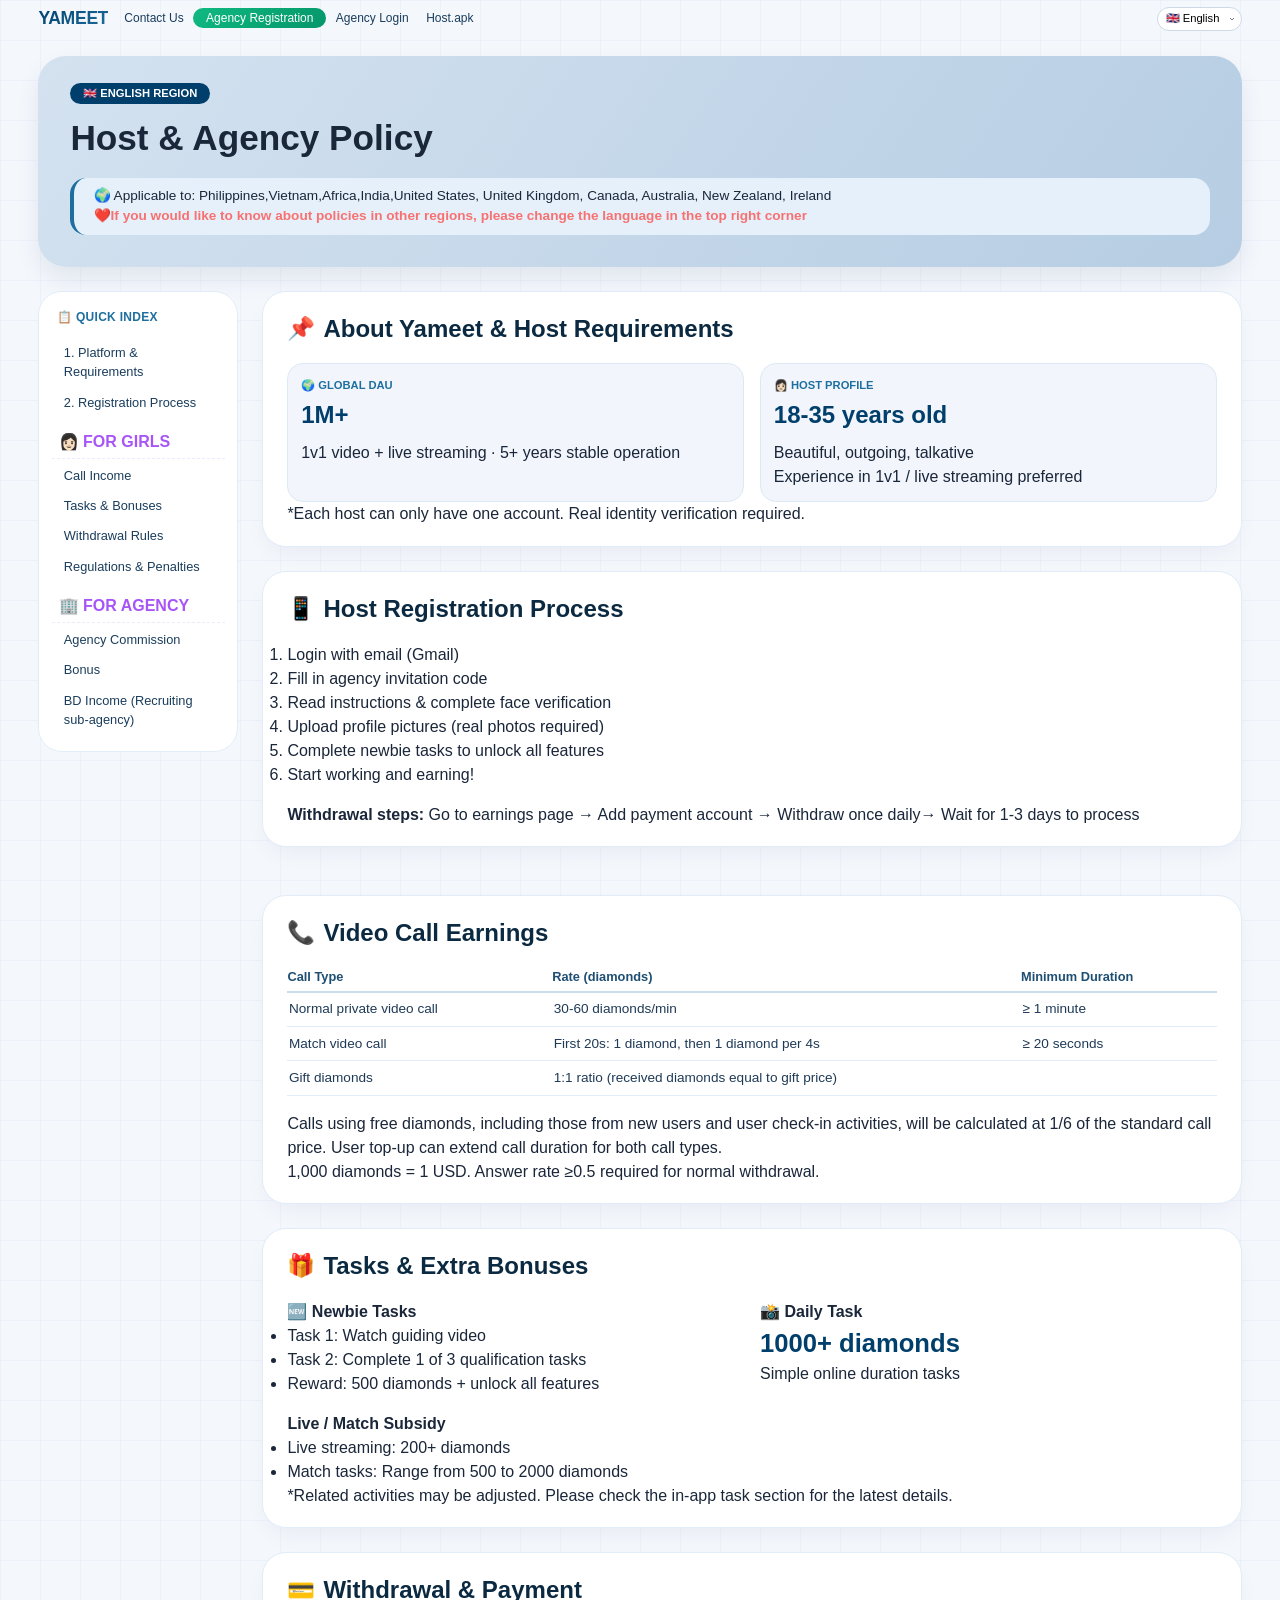
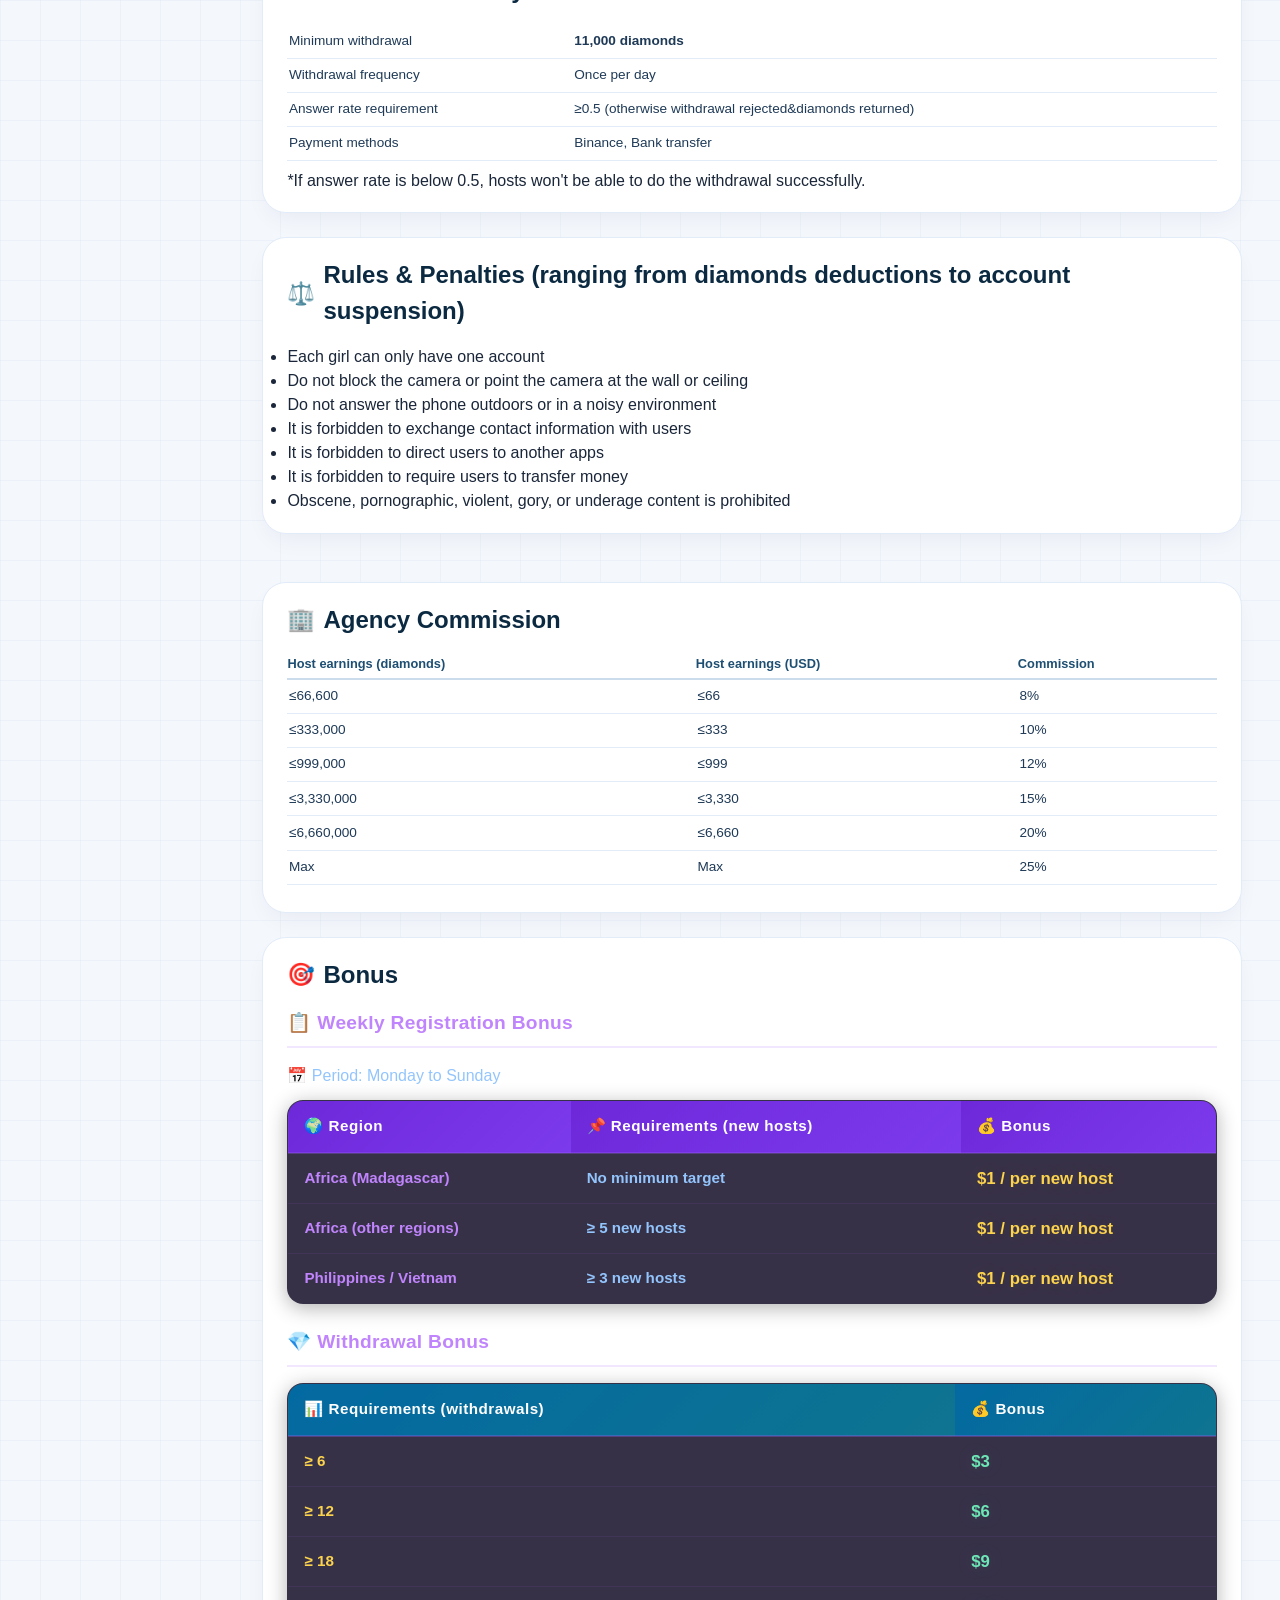
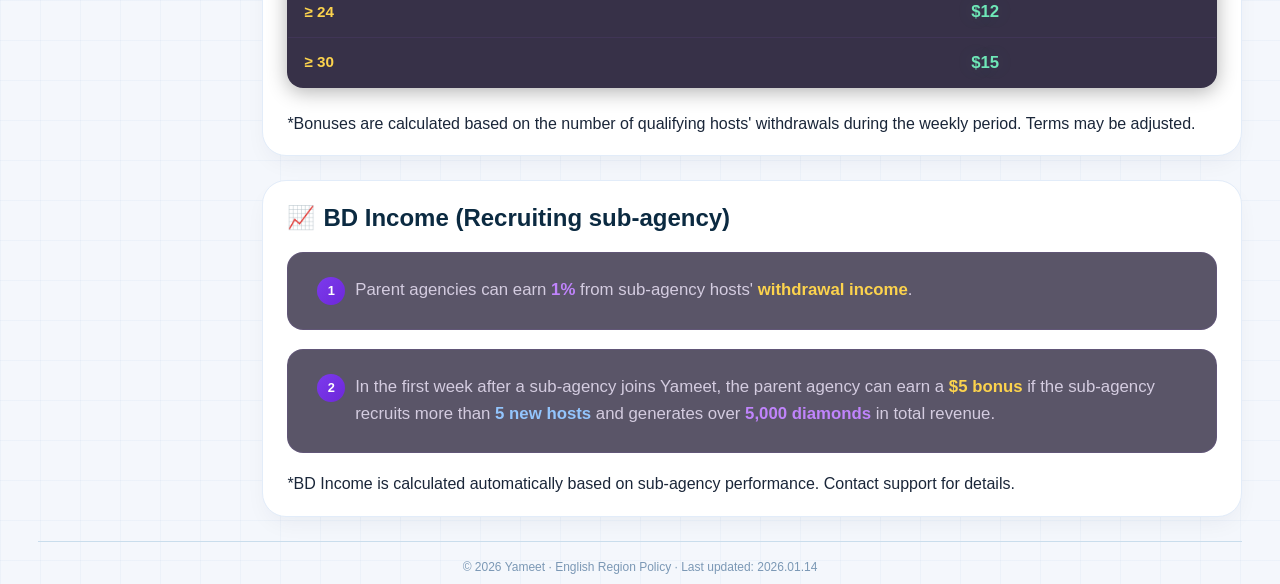
<file: yameetEs.html>
<!DOCTYPE html>
<html lang="es">
<head>
    <meta charset="UTF-8">
    <meta name="viewport" content="width=device-width, initial-scale=1.0, viewport-fit=cover">
    <title>Yameet · Español Region</title>
    <link rel="icon" href="yameetAnchor.png" type="image/png">
    <link rel="stylesheet" href="yameet.css">
    <style>
        /* ===== 主题: 紫黑色 + 炫酷 ===== */
        * {
            margin: 0;
            padding: 0;
            box-sizing: border-box;
        }

        body {
            background: #0b0813;
            background-image: radial-gradient(circle at 20% 30%, #1f1533 0%, #0a0712 90%);
            color: #e8e0f0;
            font-family: system-ui, -apple-system, 'Segoe UI', Roboto, 'Helvetica Neue', sans-serif;
            min-height: 100vh;
            padding-top: 70px;
        }

        /* ===== Nav fijo ===== */
        .fixed-nav {
            display: flex;
            justify-content: space-between;
            align-items: center;
            padding: 0.6rem 2rem;
            background: rgba(12, 8, 22, 0.85);
            backdrop-filter: blur(14px);
            -webkit-backdrop-filter: blur(14px);
            border-bottom: 1px solid rgba(160, 100, 255, 0.15);
            box-shadow: 0 8px 32px rgba(0, 0, 0, 0.6);
            position: fixed;
            top: 0;
            left: 0;
            width: 100%;
            z-index: 100;
            flex-wrap: wrap;
        }
        .nav-left {
            display: flex;
            align-items: center;
            gap: 2rem;
            flex-wrap: wrap;
        }
        .logo-area {
            font-weight: 800;
            font-size: 1.5rem;
            letter-spacing: 2px;
            background: linear-gradient(135deg, #c084fc, #a855f7, #7c3aed);
            -webkit-background-clip: text;
            -webkit-text-fill-color: transparent;
            text-shadow: 0 0 20px rgba(168, 85, 247, 0.3);
        }
        .nav-menu {
            display: flex;
            gap: 1.2rem;
            align-items: center;
            flex-wrap: wrap;
        }
        .nav-menu a {
            text-decoration: none;
            color: #d4cce0;
            font-weight: 500;
            font-size: 0.9rem;
            transition: 0.25s;
            padding: 0.2rem 0.6rem;
            border-radius: 30px;
        }
        .nav-menu a:hover {
            color: #c084fc;
            background: rgba(168, 85, 247, 0.12);
        }
        .join-btn {
            background: linear-gradient(135deg, #8b5cf6, #7c3aed) !important;
            color: white !important;
            padding: 0.3rem 1.2rem !important;
            border-radius: 40px !important;
            box-shadow: 0 0 18px rgba(124, 58, 237, 0.3);
            border: 1px solid rgba(192, 132, 252, 0.2);
        }
        .join-btn:hover {
            box-shadow: 0 0 28px rgba(124, 58, 237, 0.5) !important;
            transform: scale(1.02);
        }
        .lang-selector select {
            padding: 0.3rem 1.2rem;
            border-radius: 40px;
            border: 1px solid rgba(160, 100, 255, 0.25);
            background: rgba(20, 12, 40, 0.7);
            color: #d4cce0;
            font-weight: 500;
            backdrop-filter: blur(6px);
            cursor: pointer;
        }
        .lang-selector select option {
            background: #1a142b;
            color: #e8e0f0;
        }

        /* ===== Hero ===== */
        .hero-banner {
            background: rgba(20, 12, 42, 0.6);
            backdrop-filter: blur(6px);
            -webkit-backdrop-filter: blur(6px);
            border: 1px solid rgba(160, 100, 255, 0.15);
            border-radius: 40px;
            padding: 2.5rem 2rem;
            max-width: 1300px;
            margin: 1.5rem auto 1rem auto;
            text-align: center;
            box-shadow: 0 20px 60px rgba(0, 0, 0, 0.5);
        }
        .hero-banner h1 {
            font-size: 2.8rem;
            font-weight: 700;
            margin: 0.5rem 0;
            background: linear-gradient(135deg, #e8e0f0, #c084fc);
            -webkit-background-clip: text;
            -webkit-text-fill-color: transparent;
        }
        .region-tag {
            background: rgba(168, 85, 247, 0.18);
            padding: 0.2rem 1.2rem;
            border-radius: 40px;
            font-weight: 500;
            font-size: 0.9rem;
            color: #c084fc;
            border: 1px solid rgba(168, 85, 247, 0.15);
        }
        .applicable-countries {
            background: rgba(20, 12, 42, 0.5);
            padding: 0.5rem 1.8rem;
            border-radius: 60px;
            display: inline-block;
            font-size: 0.95rem;
            border: 1px solid rgba(160, 100, 255, 0.1);
            backdrop-filter: blur(4px);
            color: #d4cce0;
        }

        /* ===== Layout ===== */
        .policy-container {
            display: flex;
            flex-wrap: wrap;
            gap: 2rem;
            max-width: 1300px;
            margin: 2rem auto;
            padding: 0 1.5rem;
        }
        .policy-toc {
            flex: 0 0 260px;
            background: rgba(16, 10, 32, 0.7);
            backdrop-filter: blur(12px);
            -webkit-backdrop-filter: blur(12px);
            border: 1px solid rgba(160, 100, 255, 0.1);
            border-radius: 24px;
            padding: 1.5rem 1.2rem;
            box-shadow: 0 12px 40px rgba(0, 0, 0, 0.4);
            position: sticky;
            top: 100px;
            align-self: flex-start;
            height: fit-content;
        }
        .policy-toc h4 {
            margin-top: 0;
            font-size: 1.1rem;
            border-bottom: 1px solid rgba(160, 100, 255, 0.15);
            padding-bottom: 0.75rem;
            color: #c084fc;
            letter-spacing: 0.5px;
        }
        .toc-list {
            list-style: none;
            padding-left: 0;
            margin: 0;
        }
        .toc-list li {
            margin: 0.4rem 0;
        }
        .toc-list a {
            text-decoration: none;
            color: #d4cce0;
            font-weight: 500;
            font-size: 0.95rem;
            display: block;
            padding: 0.25rem 0.4rem;
            border-radius: 8px;
            transition: 0.2s;
        }
        .toc-list a:hover {
            background: rgba(168, 85, 247, 0.15);
            color: #c084fc;
        }
        .toc-list .section-head {
            font-weight: 700;
            color: #a855f7;
            margin-top: 0.5rem;
            padding: 0.3rem 0.4rem;
            border-bottom: 1px dashed rgba(160, 100, 255, 0.15);
            display: block;
            font-size: 0.9rem;
            letter-spacing: 0.3px;
            cursor: pointer;
        }
        .toc-list .section-head:hover {
            background: rgba(168, 85, 247, 0.08);
            border-radius: 8px;
        }
        .toc-list .sub-item {
            padding-left: 1.2rem;
            font-weight: 400;
            font-size: 0.9rem;
        }
        .policy-content {
            flex: 1;
            min-width: 300px;
        }

        /* ===== Tarjetas ===== */
        .policy-card {
            background: rgba(16, 10, 32, 0.65);
            backdrop-filter: blur(8px);
            -webkit-backdrop-filter: blur(8px);
            border: 1px solid rgba(160, 100, 255, 0.08);
            border-radius: 24px;
            padding: 1.8rem 2rem;
            margin-bottom: 2rem;
            box-shadow: 0 12px 40px rgba(0, 0, 0, 0.3);
            transition: 0.3s;
        }
        .policy-card:hover {
            border-color: rgba(160, 100, 255, 0.2);
            box-shadow: 0 16px 48px rgba(0, 0, 0, 0.5);
        }
        .card-header {
            display: flex;
            align-items: center;
            gap: 0.75rem;
            border-bottom: 1px solid rgba(160, 100, 255, 0.1);
            padding-bottom: 0.75rem;
            margin-bottom: 1.5rem;
        }
        .card-header .icon {
            font-size: 1.8rem;
            filter: drop-shadow(0 0 6px rgba(168, 85, 247, 0.2));
        }
        .card-header h2 {
            font-size: 1.6rem;
            margin: 0;
            color: #e8e0f0;
            font-weight: 600;
        }

        /* ===== Tablas ===== */
        .simple-table {
            width: 100%;
            border-collapse: collapse;
            background: rgba(10, 6, 20, 0.5);
            border-radius: 16px;
            overflow: hidden;
            border: 1px solid rgba(160, 100, 255, 0.06);
        }
        .simple-table th {
            background: rgba(124, 58, 237, 0.15);
            color: #c084fc;
            font-weight: 600;
            padding: 10px 12px;
            border-bottom: 1px solid rgba(160, 100, 255, 0.08);
        }
        .simple-table td {
            padding: 10px 12px;
            border-bottom: 1px solid rgba(160, 100, 255, 0.05);
            color: #d4cce0;
        }
        .simple-table tr:last-child td {
            border-bottom: none;
        }

        .badge {
            background: linear-gradient(135deg, #7c3aed, #6d28d9);
            color: white;
            padding: 0.2rem 0.9rem;
            border-radius: 30px;
            font-size: 0.8rem;
            font-weight: 600;
            display: inline-block;
            margin-right: 0.3rem;
            box-shadow: 0 0 14px rgba(124, 58, 237, 0.2);
        }

        .stat-badge {
            background: rgba(10, 6, 20, 0.5);
            border-radius: 16px;
            padding: 1rem 1.2rem;
            text-align: center;
            border: 1px solid rgba(160, 100, 255, 0.06);
        }
        .stat-badge .value {
            font-size: 1.8rem;
            font-weight: 700;
            background: linear-gradient(135deg, #c084fc, #a855f7);
            -webkit-background-clip: text;
            -webkit-text-fill-color: transparent;
        }

        .grid-2col {
            display: grid;
            grid-template-columns: 1fr 1fr;
            gap: 1.2rem;
        }

        .footnote {
            font-size: 0.9rem;
            color: #9a8aaa;
            margin-top: 1rem;
            border-top: 1px dashed rgba(160, 100, 255, 0.08);
            padding-top: 0.8rem;
        }

        ul, ol {
            color: #d4cce0;
            line-height: 1.8;
            padding-left: 1.5rem;
        }
        ul li, ol li {
            margin: 0.2rem 0;
        }

        .footer-note {
            text-align: center;
            padding: 2rem 1rem;
            color: #7a6a8a;
            border-top: 1px solid rgba(160, 100, 255, 0.06);
            max-width: 1300px;
            margin: 0 auto;
            font-size: 0.9rem;
        }

        /* ===== Tabla actividad ===== */
        .table-activity {
            width: 100%;
            border-collapse: collapse;
            background: rgba(10, 6, 20, 0.4);
            border-radius: 12px;
            overflow: hidden;
            border: 1px solid rgba(160, 100, 255, 0.06);
        }
        .table-activity th {
            background: rgba(124, 58, 237, 0.12);
            color: #c084fc;
            padding: 10px 8px;
            text-align: center;
            border: 1px solid rgba(160, 100, 255, 0.06);
            font-weight: 600;
        }
        .table-activity td {
            padding: 10px 8px;
            text-align: center;
            border: 1px solid rgba(160, 100, 255, 0.04);
            color: #d4cce0;
        }

        .bg-glow {
            background: rgba(124, 58, 237, 0.04);
            border-radius: 16px;
            padding: 1rem 1.5rem;
        }

        /* ===== Responsive ===== */
        @media (max-width: 800px) {
            .policy-toc {
                flex: 1 1 100%;
                position: relative;
                top: 0;
            }
            .grid-2col {
                grid-template-columns: 1fr;
            }
            .hero-banner h1 {
                font-size: 2rem;
            }
            .fixed-nav {
                flex-direction: column;
                align-items: flex-start;
                gap: 0.5rem;
                padding: 0.6rem 1rem;
            }
        }

        .policy-card {
            scroll-margin-top: 90px;
        }

        /* ===== scrollbar ===== */
        ::-webkit-scrollbar {
            width: 6px;
        }
        ::-webkit-scrollbar-track {
            background: #0a0712;
        }
        ::-webkit-scrollbar-thumb {
            background: #7c3aed;
            border-radius: 10px;
        }
        ::-webkit-scrollbar-thumb:hover {
            background: #a855f7;
        }

        /* ===== enlaces internos ===== */
        a[href^="#"] {
            scroll-behavior: smooth;
        }

        /* ===== botones de agencia (dentro de cards) ===== */
        .btn-ghost {
            background: rgba(124, 58, 237, 0.1);
            border: 1px solid rgba(160, 100, 255, 0.15);
            color: #c084fc;
            padding: 0.3rem 1.2rem;
            border-radius: 40px;
            display: inline-block;
            transition: 0.25s;
        }
        .btn-ghost:hover {
            background: rgba(124, 58, 237, 0.2);
            border-color: #a855f7;
        }
    </style>
</head>
<body>
    <nav class="fixed-nav" id="mainNav">
        <div class="nav-left">
            <div class="logo-area">YAMEET</div>
            <div class="nav-menu">
                <a href="https://wa.me/447561896068" target="_blank">Contáctenos</a>
                <a href="https://bd.nanas.vip/bd/register?type=0" target="_blank" class="join-btn">Registro de agencia</a>
                <a href="https://bd.nanas.vip/bd/login?lang=es" target="_blank">Panel de agencia</a>
                <a href="https://ym.nanas.vip/chat/download" target="_blank">Host.apk</a>
            </div>
        </div>
        <div class="lang-selector">
            <select id="regionSelect" onchange="switchRegion(this.value)">
                <option value="index.html">🇬🇧 English</option>
                <option value="yameetEs.html" selected>🇪🇸 Español</option>
                <option value="yameetPt.html">🇧🇷 Português</option>
                <option value="yameetTh.html">🇹🇭 ภาษาไทย</option>
                <option value="yameetAr.html">🇸🇦 العربية</option>
                <option value="yameetTr.html">🇹🇷 Türkçe</option>
                <option value="yameetId.html">🇮🇩 Indonesia</option>
            </select>
        </div>
    </nav>

    <div class="hero-banner">
        <span class="region-tag">🇪🇸 REGIÓN HISPANA</span>
        <h1>Yameet Latina</h1>
        <div class="applicable-countries">
            🌍 Aplicable en: España, México, Colombia, Argentina, Chile, Perú, Venezuela, Ecuador, Bolivia, Paraguay, Uruguay, Costa Rica, Panamá, República Dominicana, Guatemala, Honduras, El Salvador, Nicaragua
        </div>
    </div>

    <div class="policy-container">
        <aside class="policy-toc">
            <h4>📋 ÍNDICE RÁPIDO</h4>
            <ul class="toc-list">
                <li><a href="#about">1. Plataforma & Requisitos</a></li>
                <li><a href="#process">2. Proceso de Registro</a></li>
                <li><a href="#para-chicas" class="section-head">👩🏻 PARA CHICAS</a></li>
                <li><a href="#call-income" class="sub-item">Ingresos por Llamadas</a></li>
                <li><a href="#tasks" class="sub-item">Salario Básico y Tareas</a></li>
                <li><a href="#withdraw" class="sub-item">Retiro</a></li>
                <li><a href="#regulations" class="sub-item">Reglas y Sanciones</a></li>
                <li><a href="#para-agencia" class="section-head">💰 PARA AGENCIA</a></li>
                <li><a href="#agency" class="sub-item">Comisión de Agencia y bonos</a></li>
                <li><a href="#recruitment-bonus" class="sub-item">Bonos de reclutamiento</a></li>
                <li><a href="#invitar-subagencia" class="sub-item">Invitar subagencia</a></li>
            </ul>
        </aside>

        <div class="policy-content">
            <!-- 1. Plataforma & Requisitos -->
            <section id="about" class="policy-card">
                <div class="card-header">
                    <span class="icon">📌</span>
                    <h2>Sobre Yameet y Requisitos para Hosts</h2>
                </div>
                <div class="grid-2col">
                    <div class="stat-badge">
                        <p style="color:#b0a0c0;">🌍 USUARIOS ACTIVOS</p>
                        <div class="value">1M+</div>
                        <p style="margin-top:0.5rem; color:#b0a0c0;">Video 1v1 + transmisión en vivo · 6+ años de operación estable</p>
                    </div>
                    <div class="stat-badge">
                        <p style="color:#b0a0c0;">👩🏻 PERFIL DE LA host</p>
                        <div class="value">18-35 años</div>
                        <p style="margin-top:0.5rem; color:#b0a0c0;">Bonita, joven, con experiencia<br>Nivel 4 requerido para transmisiones en vivo</p>
                    </div>
                </div>
                <div class="footnote">*Cada host solo puede tener una cuenta válida, si se descubre que está utilizando múltiples cuentas, podría perder el acceso a todas ellas y todas las ganancias acumuladas.</div>
            </section>

            <!-- 2. Proceso de Registro -->
            <section id="process" class="policy-card">
                <div class="card-header">
                    <span class="icon">📱</span>
                    <h2>Proceso de Registro</h2>
                </div>
                <ol style="line-height: 1.8;">
                    <li>Iniciar sesión con correo electrónico (Gmail)</li>
                    <li>Completar información personal y código de invitación de agencia</li>
                    <li>Realizar verificación facial</li>
                    <li>Subir foto de perfil y 3 fotos (fotos reales requeridas)</li>
                    <li>Completar 2 tareas de prueba para desbloquear funciones</li>
                    <li>¡Comenzar a trabajar y ganar!</li>
                </ol>
                <p style="margin-top:1rem; color:#b0a0c0;"><strong style="color:#c084fc;">Pasos para retirar:</strong> Ir a "Mis ganancias" → Añadir cuenta Binance/Banco → Retirar una vez al día</p>
            </section>

            <!-- PARA CHICAS -->
            <div id="para-chicas" style="scroll-margin-top: 90px;"></div>

            <section id="call-income" class="policy-card">
                <div class="card-header">
                    <span class="icon">📞</span>
                    <h2>Ingresos por Llamadas</h2>
                </div>
                <table class="simple-table">
                    <tr>
                        <th>Tipo de Llamada</th>
                        <th>Tarifa (gemas)</th>
                    </tr>
                    <tr>
                        <td>Llamada privada normal</td>
                        <td>30-60 gemas/minuto</td>
                    </tr>
                    <tr>
                        <td>Llamada gratis (versión latina)</td>
                        <td>6-12 gemas/minuto</td>
                    </tr>
                </table>
                <p style="margin-top:1rem; color:#b0a0c0;"><span class="badge">Bono de recarga</span> Gana 5 o 9 gemas por cada recarga de usuario</p>
                <p style="color:#b0a0c0;"><span class="badge">Reglas de llamada</span> Las llamadas se cuentan por cada 10 segundos (no gana si la llamada termina en 30 segundos o antes)</p>
                <p class="footnote">1000 gemas = 1.5$ ≈ 5.500 COP (tasa variable)</p>
            </section>

<section id="tasks" class="policy-card">
    <div class="card-header">
        <span class="icon">🎁</span>
        <h2>Salario Básico y Tareas <span style="font-size: 1rem; font-weight: 400; color: #a855f7;">(Recompensa semanal hasta 65$)</span></h2>
    </div>

    <!-- ===== 小标题 1: Salario Básico ===== -->
    <div style="margin-bottom: 2rem;">
        <h3 style="color: #c084fc; font-size: 1.3rem; font-weight: 700; margin-bottom: 0.8rem; border-left: 3px solid #a855f7; padding-left: 0.8rem;">1. Salario Básico</h3>
        <div style="display: grid; grid-template-columns: 1fr 1fr; gap: 1.2rem;">
            <div style="background: rgba(10, 6, 20, 0.4); border-radius: 14px; padding: 1rem 1.2rem; border: 1px solid rgba(160, 100, 255, 0.06);">
                <p style="color:#c084fc; font-weight: 600;">📸 Salario Básico para nuevas (5$)</p>
                <ul style="margin: 0.5rem 0 0 0;">
                    <li>Completar la prueba de tareas y, dentro de los 7 días siguientes: </li>
                    <li>1. Conectarse1 hora al dia durante cualquier 5 dias</li>
                    <li>2. Conseguir 2.000 Gemas o más</li>
                </ul>
            </div>
            <div style="background: rgba(10, 6, 20, 0.4); border-radius: 14px; padding: 1rem 1.2rem; border: 1px solid rgba(160, 100, 255, 0.06);">
                <p style="color:#c084fc; font-weight: 600;">📸 Salario Básico de Match (15$)</p>
                <ul style="margin: 0.5rem 0 0 0;">
                    <li>Hacer Match 2 horas al día durante cualquier 5 días dentro de 1 semana</li>
                </ul>
            </div>
        </div>
    </div>

    <!-- ===== 小标题 2: Tareas ===== -->
    <div>
        <h3 style="color: #c084fc; font-size: 1.3rem; font-weight: 700; margin-bottom: 0.8rem; border-left: 3px solid #a855f7; padding-left: 0.8rem;">2. Tareas Diarias y Bono de Recarga</h3>
        <div style="display: grid; grid-template-columns: 1fr 1fr; gap: 1.2rem;">
            <div style="background: rgba(10, 6, 20, 0.4); border-radius: 14px; padding: 1rem 1.2rem; border: 1px solid rgba(160, 100, 255, 0.06);">
                <p style="color:#c084fc; font-weight: 600;">🆕 Tareas Diarias (45$ semanal)</p>
                <ul style="margin: 0.5rem 0 0 0;">
                   <li>1.Tarea de match （3800 gemas）</li>
                   <li>2.Tarea de Lives （350 gemas）</li>
                   <li>3.Otras Tareas (130 gemas)</li>
                   <li>4. 1 gema /cada mensaje</li>                            
                    </ul>
            </div>
            <div style="background: rgba(10, 6, 20, 0.4); border-radius: 14px; padding: 1rem 1.2rem; border: 1px solid rgba(160, 100, 255, 0.06);">
                <p style="color:#c084fc; font-weight: 600;">💎 Bono de recarga</p>
                <ul style="margin: 0.5rem 0 0 0;">
                    <li>¿Qué es? La chica puede ganar 5 o 9 gemas por cada recarga de usuario realizada por ella</li>
                    <li>¿Cómo ganar? Cuando el usuario recarga en la llamada contigo/después de la llamada/chat. Asegura que eres la última persona con la que habla antes de la recarga.</li>
                </ul>
            </div>
        </div>
    </div>

    <div class="footnote" style="margin-top: 1.5rem;">
        *Las actividades pueden ajustarse. Consulte la sección de tareas en la app para más detalles.
    </div>
</section>
            <section id="withdraw" class="policy-card">
                <div class="card-header">
                    <span class="icon">💳</span>
                    <h2>Retiro</h2>
                </div>
                <table class="simple-table">
                    <tr>
                        <td>Mínimo para retirar</td>
                        <td><strong style="color:#c084fc;">7,000 gemas</strong></td>
                    </tr>
                    <tr>
                        <td>Frecuencia de retiro</td>
                        <td>Una vez al día</td>
                    </tr>
                    <tr>
                        <td>Métodos de pago</td>
                        <td>Binance, Bancos colombianos</td>
                    </tr>
                </table>
                </ul>
                <p class="footnote">*Si el trabajo de las chicas es demasiado deficiente, Yameet se reserva el derecho de rechazar su solicitud de retiro.</p>
            </section>

            <!-- Reglas y Sanciones (dentro de Para Chicas) -->
            <section id="regulations" class="policy-card">
                <div class="card-header">
                    <span class="icon">⚖️</span>
                    <h2>Reglas y Sanciones</h2>
                </div>
                <p style="color:#c084fc;"><strong>Tabla de multas:</strong></p>
                <table class="simple-table">
                    <tr>
                        <th>Infracción</th>
                        <th>1° vez</th>
                        <th>2° vez</th>
                        <th>3° vez</th>
                    </tr>
                    <tr>
                        <td>Multa</td>
                        <td>20% saldo</td>
                        <td>50% saldo</td>
                        <td>100% saldo</td>
                    </tr>
                </table>
                <p style="margin-top:1.5rem; color:#c084fc;"><strong>Condiciones desfavorables (bloqueo 4-72 horas o permanente + multa):</strong></p>
                <ul>
                    <li>Bebé llorando, comer, ruido, ambiente oscuro, hablar con otras personas</li>
                    <li>Colgar la llamada</li>
                    <li>Cámara frente a la pared / ropa / techo, cámara tapada</li>
                    <li>Mantenerse en silencio o no prestar atención</li>
                    <li>Cámara hacia cierta parte del cuerpo sin moverse</li>
                    <li>Mostrar la mitad de la cara en la cámara</li>
                </ul>
                <p style="margin-top:1.5rem; color:#c084fc;"><strong>Faltas graves (bloqueo permanente + descontar todo el salario):</strong></p>
                <ul>
                    <li>Dar información personal a los usuarios o pedirla (WhatsApp/Facebook/Snapchat etc.)</li>
                </ul>
                <p style="margin-top:1.5rem; color:#c084fc;"><strong>Reglas para transmisiones en vivo:</strong></p>
                <ul>
                    <li>Requisito: Chicas lindas y jóvenes con nivel 2</li>
                    <li>Permitido: bailar, cantar, charlar, pedir regalos</li>
                    <li>Prohibido: contenido explícito, desnuda, con juguetes</li>
                    <li>Prohibido: bebé llorando, comer, ruido, ambiente oscuro, hablar con otras personas, ver tele</li>
                </ul>
            </section>

            <!-- PARA AGENCIA -->
            <div id="para-agencia" style="scroll-margin-top: 90px;"></div>

            <section id="agency" class="policy-card">
                <div class="card-header">
                    <span class="icon">🏢</span>
                    <h2>Comisión de Agencia</h2>
                </div>

                <p style="color:#c084fc;"><strong>Comisión básica:</strong></p>
                <table class="simple-table">
                    <tr>
                        <th>Gemas retiradas totales (semanal)</th>
                        <th>Comisión</th>
                    </tr>
                    <tr><td>66,666 gemas ≤</td><td>8%</td></tr>
                    <tr><td>333,333 gemas ≤</td><td>10%</td></tr>
                    <tr><td>1,000,000 gemas ≤</td><td>12%</td></tr>
                    <tr><td>2,000,000 gemas ≤</td><td>15%</td></tr>
                    <tr><td>3,333,333 gemas ≤</td><td>20%</td></tr>
                    <tr><td>más</td><td>25%</td></tr>
                </table>

                <p style="margin-top:1.2rem; color:#c084fc;"><strong>Comisión adicional:</strong></p>
                <table class="simple-table">
                    <tr>
                        <th>Número de chicas que hacen retiro (semanal)</th>
                        <th>Comisión</th>
                    </tr>
                    <tr><td>2 ≤</td><td>0</td></tr>
                    <tr><td>10 ≤</td><td>4%</td></tr>
                    <tr><td>35 ≤</td><td>5%</td></tr>
                    <tr><td>60 ≤</td><td>6%</td></tr>
                    <tr><td>100 ≤</td><td>8%</td></tr>
                    <tr><td>más</td><td>10%</td></tr>
                </table>

                <p style="margin-top:1.5rem; color:#c084fc;"><strong>Retiro para agencias:</strong></p>
                <ul>
                    <li>Mínimo: 7,000 gemas</li>
                    <li>Corte: domingo 11 am (hora Colombia)</li>
                    <li>Métodos: Binance, Bancos colombianos</li>
                </ul>
                <p class="footnote">*Las ganancias de la semana anterior se liquidan todos los lunes. Una vez realizada el corte, la agencia podrá retirar el dinero directamente desde el panel.</p>
            </section>

<section id="recruitment-bonus" class="policy-card">
    <div class="card-header">
        <span class="icon">🌟</span>
        <h2>Bonos de reclutamiento</h2>
    </div>

    <!-- 招募奖金阶梯表 -->
    <div style="overflow-x: auto; margin: 1rem 0 1.5rem 0;">
        <table style="width: 100%; border-collapse: collapse; background: rgba(10, 6, 20, 0.5); border-radius: 16px; overflow: hidden; border: 1px solid rgba(160, 100, 255, 0.08);">
            <thead>
                <tr style="background: rgba(124, 58, 237, 0.15);">
                    <th style="padding: 14px 12px; text-align: center; color: #c084fc; font-weight: 600; font-size: 1rem; border-bottom: 2px solid rgba(160, 100, 255, 0.1);">Nivel</th>
                    <th style="padding: 14px 12px; text-align: center; color: #c084fc; font-weight: 600; font-size: 1rem; border-bottom: 2px solid rgba(160, 100, 255, 0.1);">Número de Registrado Valído</th>
                    <th style="padding: 14px 12px; text-align: center; color: #c084fc; font-weight: 600; font-size: 1rem; border-bottom: 2px solid rgba(160, 100, 255, 0.1);">Bono/Cada Chica</th>
                    <th style="padding: 14px 12px; text-align: center; color: #c084fc; font-weight: 600; font-size: 1rem; border-bottom: 2px solid rgba(160, 100, 255, 0.1);">Ganas</th>
                </tr>
            </thead>
            <tbody>
                <tr style="border-bottom: 1px solid rgba(160, 100, 255, 0.05);">
                    <td style="padding: 12px; text-align: center; color: #d4cce0; font-weight: 700; font-size: 1.1rem;">1</td>
                    <td style="padding: 12px; text-align: center; color: #d4cce0;">5 - 50</td>
                    <td style="padding: 12px; text-align: center; color: #d4cce0;"><strong style="color: #c084fc;">2$</strong></td>
                    <td style="padding: 12px; text-align: center; color: #d4cce0;"><strong style="color: #fbbf24;">10 - 100$</strong></td>
                </tr>
                <tr style="border-bottom: 1px solid rgba(160, 100, 255, 0.05);">
                    <td style="padding: 12px; text-align: center; color: #d4cce0; font-weight: 700; font-size: 1.1rem;">2</td>
                    <td style="padding: 12px; text-align: center; color: #d4cce0;">51 - 200</td>
                    <td style="padding: 12px; text-align: center; color: #d4cce0;"><strong style="color: #c084fc;">3$</strong></td>
                    <td style="padding: 12px; text-align: center; color: #d4cce0;"><strong style="color: #fbbf24;">153 - 600$</strong></td>
                </tr>
                <tr style="border-bottom: 1px solid rgba(160, 100, 255, 0.05);">
                    <td style="padding: 12px; text-align: center; color: #d4cce0; font-weight: 700; font-size: 1.1rem;">3</td>
                    <td style="padding: 12px; text-align: center; color: #d4cce0;">201 - 500</td>
                    <td style="padding: 12px; text-align: center; color: #d4cce0;"><strong style="color: #c084fc;">4$</strong></td>
                    <td style="padding: 12px; text-align: center; color: #d4cce0;"><strong style="color: #fbbf24;">804 - 2000$</strong></td>
                </tr>
                <tr>
                    <td style="padding: 12px; text-align: center; color: #d4cce0; font-weight: 700; font-size: 1.1rem;">4</td>
                    <td style="padding: 12px; text-align: center; color: #d4cce0;">Más de 501</td>
                    <td style="padding: 12px; text-align: center; color: #d4cce0;"><strong style="color: #c084fc;">5$</strong></td>
                    <td style="padding: 12px; text-align: center; color: #d4cce0;"><strong style="color: #fbbf24;">2505$ - ∞</strong></td>
                </tr>
            </tbody>
        </table>
    </div>

    <p style="color:#b0a0c0;">Registrado válido: chicas que hayan completado las tareas de prueba. La agencia puede consultar el estado de registro de las chicas directamente en el panel.</p>
    <div class="footnote">*Los bonos pueden variar según la región y el periodo promocional.</div>
</section>
<!-- Invitar subagencia -->
<section id="invitar-subagencia" class="policy-card">
    <div class="card-header">
        <span class="icon">🤝</span>
        <h2>Invitar subagencia</h2>
    </div>

    <div style="display: grid; grid-template-columns: 1fr 1fr; gap: 1.2rem;">
        <div style="background: rgba(10, 6, 20, 0.4); border-radius: 14px; padding: 1rem 1.2rem; border: 1px solid rgba(160, 100, 255, 0.06);">
            <p style="color:#c084fc; font-weight: 600; font-size: 1.1rem;">📌 1. Cómo invitar subagencia</p>
            <ul style="margin: 0.5rem 0 0 0;">
                <li>La agencia invitada debe ingresar el código de la agencia invitadora al registrarse para vincular la relación.</li>
            </ul>
        </div>
        <div style="background: rgba(10, 6, 20, 0.4); border-radius: 14px; padding: 1rem 1.2rem; border: 1px solid rgba(160, 100, 255, 0.06);">
            <p style="color:#c084fc; font-weight: 600; font-size: 1.1rem;">💰 2. Comisión de subagencia a matriz</p>
            <ul style="margin: 0.5rem 0 0 0;">
                <li>Si la agencia invitada logra <strong style="color:#fbbf24;">3 registrados válidos</strong> dentro de los 7 días posteriores al registro, la agencia invitadora gana <strong style="color:#fbbf24;">5 USD</strong></li>
                <li><strong style="color:#fbbf24;">6%</strong> del retiro de subagencia</li>
            </ul>
        </div>
    </div>

    <div class="footnote" style="margin-top: 1.5rem;">
        *Registrado válido: chicas que hayan completado las tareas de prueba.
    </div>
</section>
        </div>
    </div>

    <div class="footer-note">
        © 2025 Yameet · Todos los derechos reservados.
    </div>

    <script>
        // ===== Language Mapping =====
        const languageMap = {
            'en': 'index.html',
            'en-US': 'index.html',
            'en-GB': 'index.html',
            'es': 'yameetEs.html',
            'es-ES': 'yameetEs.html',
            'pt': 'yameetPt.html',
            'pt-BR': 'yameetPt.html',
            'th': 'yameetTh.html',
            'th-TH': 'yameetTh.html',
            'ar': 'yameetAr.html',
            'ar-SA': 'yameetAr.html',
            'tr': 'yameetTr.html',
            'tr-TR': 'yameetTr.html',
            'id': 'yameetId.html',
            'id-ID': 'yameetId.html'
        };

        function getCurrentPage() {
            const path = window.location.pathname;
            const fileName = path.substring(path.lastIndexOf('/') + 1);
            return fileName || 'index.html';
        }

        function getLanguagePage() {
            const browserLang = navigator.language || navigator.userLanguage;
            if (languageMap[browserLang]) return languageMap[browserLang];
            const mainLang = browserLang.split('-')[0];
            if (languageMap[mainLang]) return languageMap[mainLang];
            return 'index.html';
        }

        function autoSwitchByLanguage() {
            const currentPage = getCurrentPage();
            const targetPage = getLanguagePage();
            if (currentPage !== targetPage && !sessionStorage.getItem('redirected')) {
                sessionStorage.setItem('redirected', 'true');
                window.location.href = targetPage;
            }
        }

        autoSwitchByLanguage();

        // ===== Switch region manually =====
        function switchRegion(value) {
            if (value) {
                window.location.href = value;
            }
        }

        // Make it globally accessible
        window.switchRegion = switchRegion;
    </script>
</body>
</html>
</file>
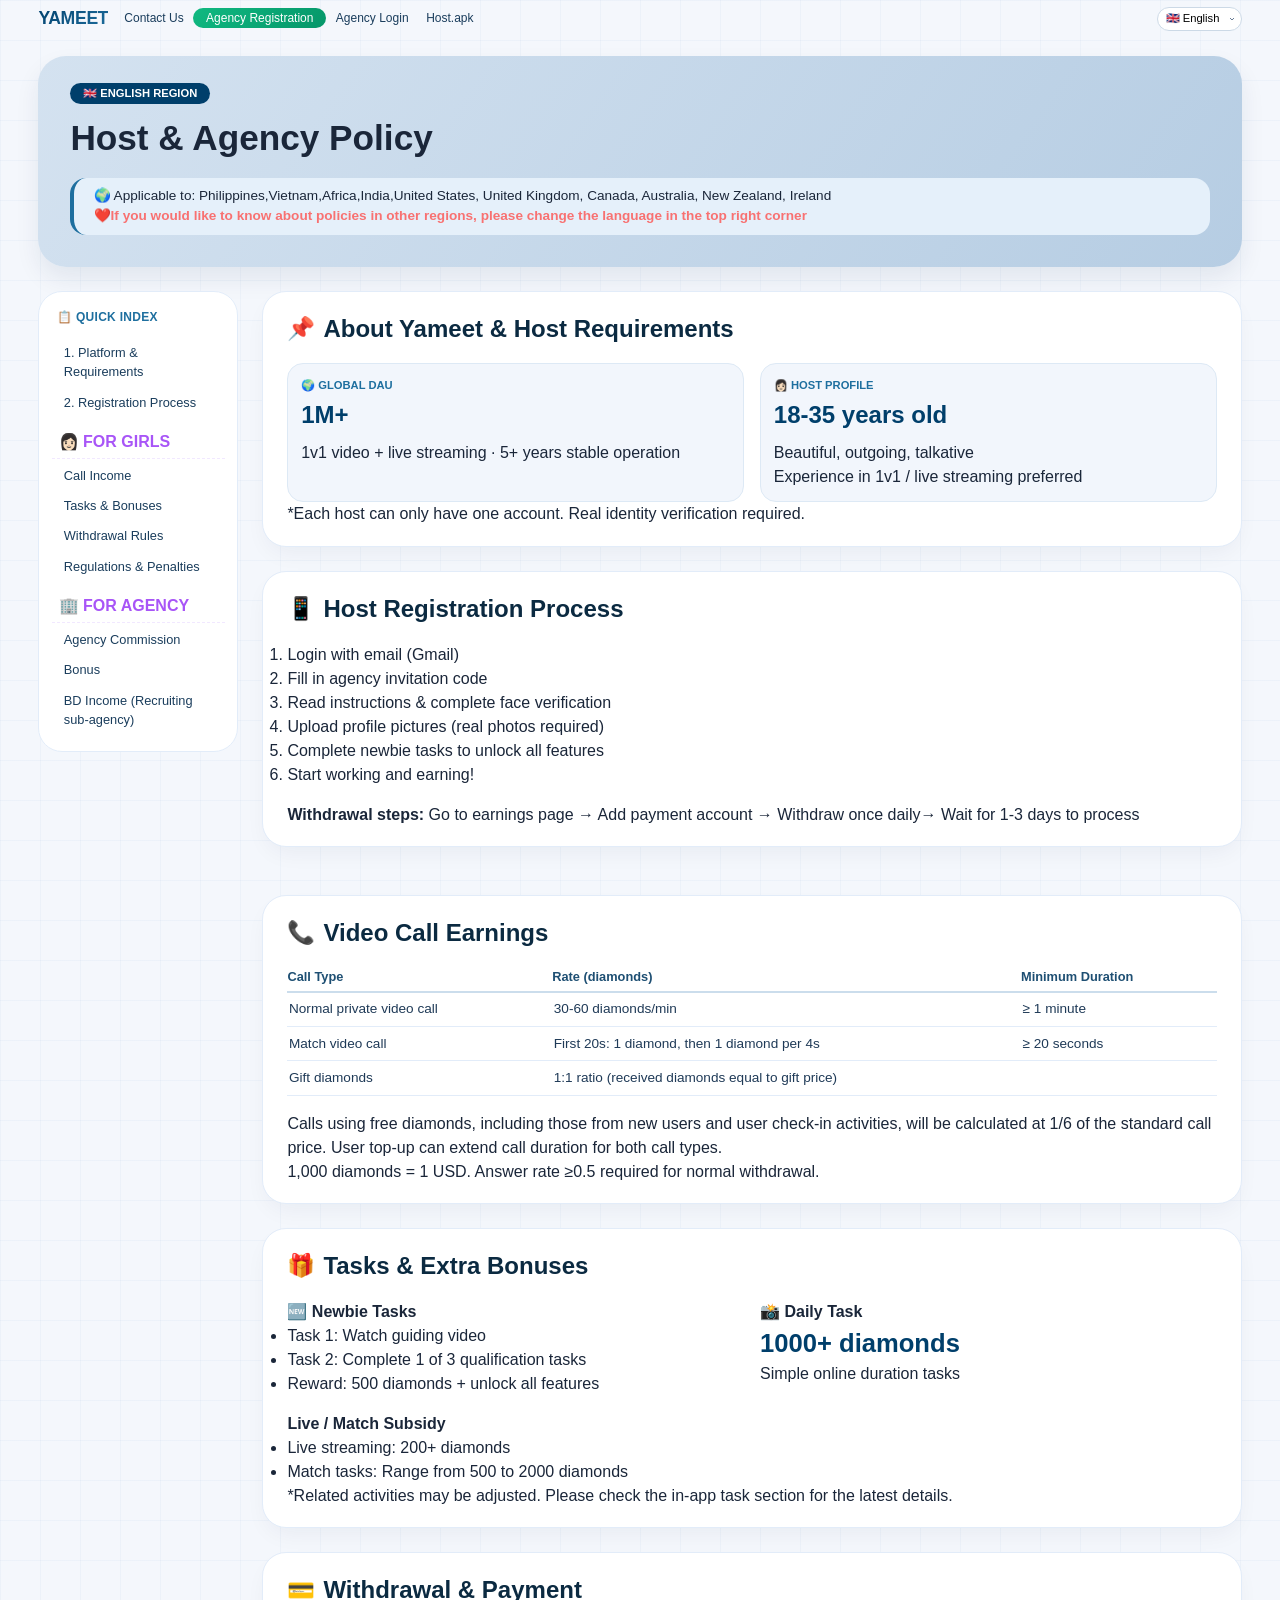
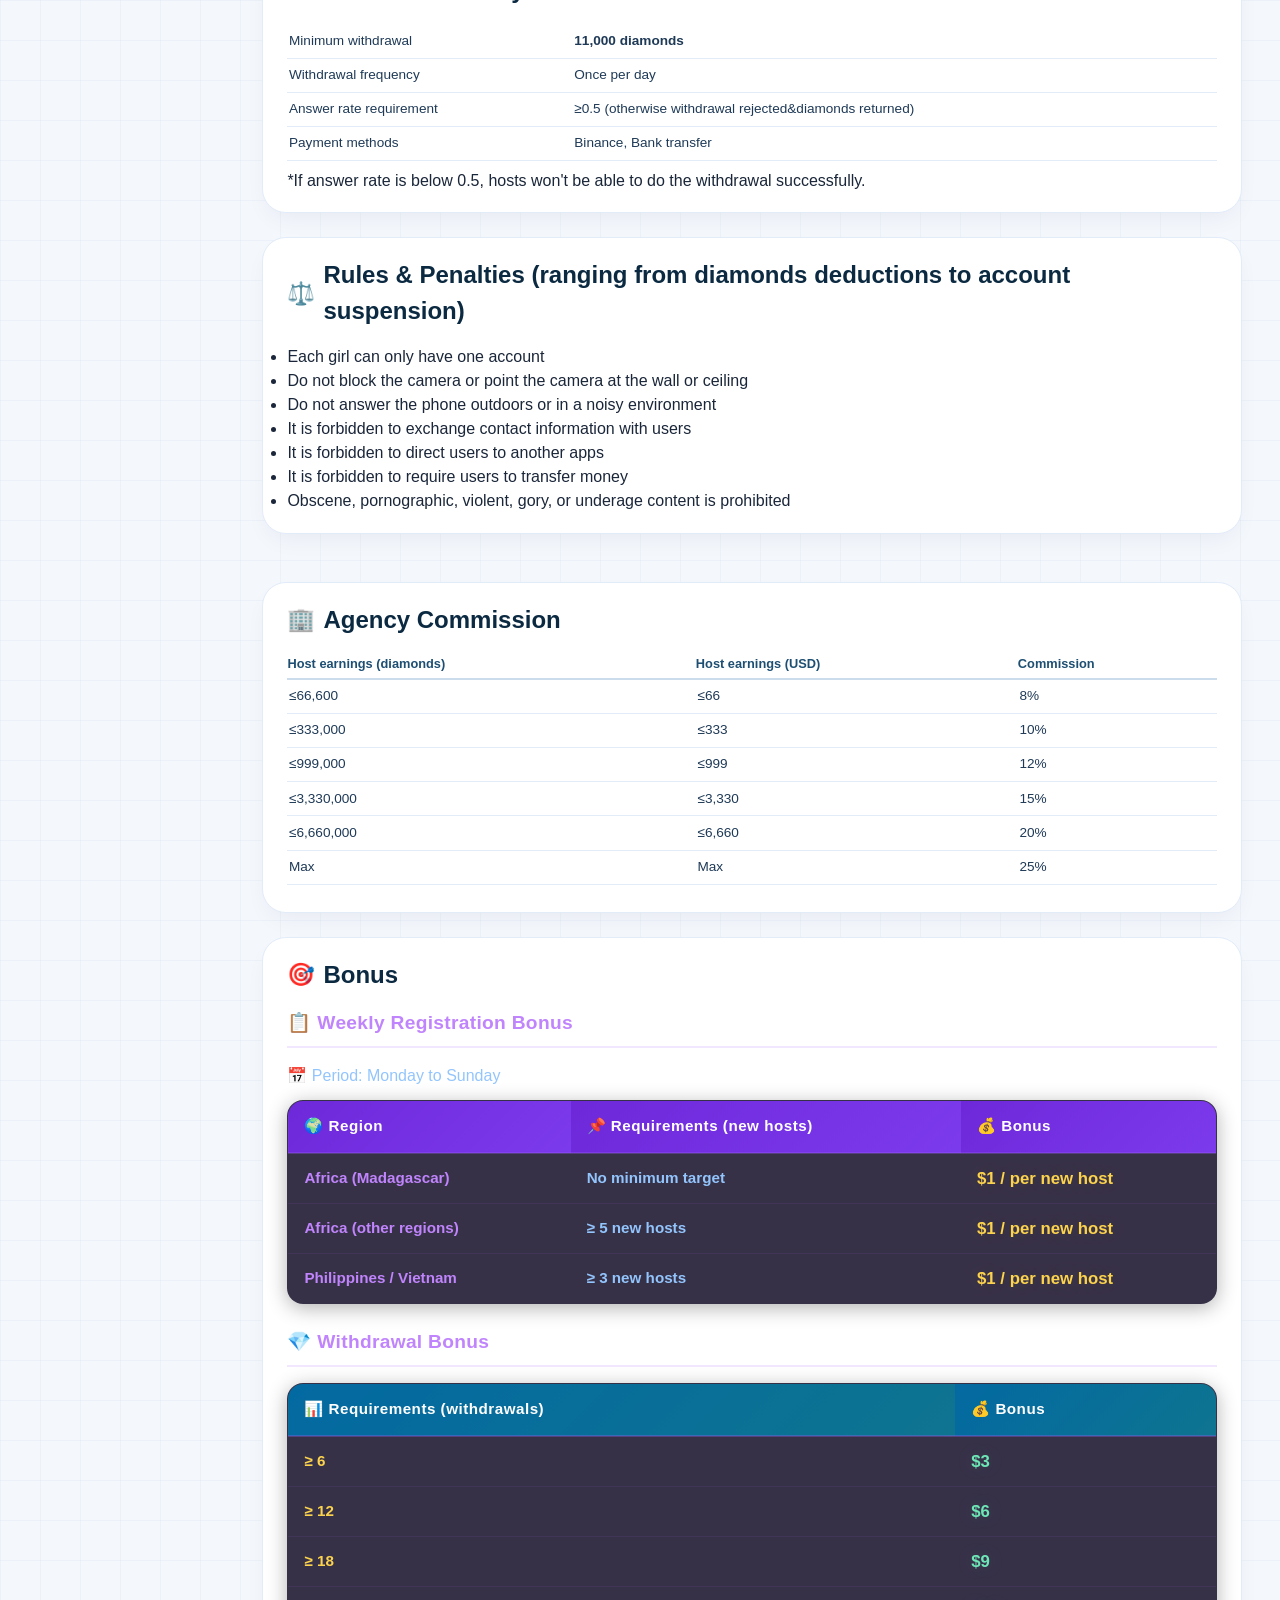
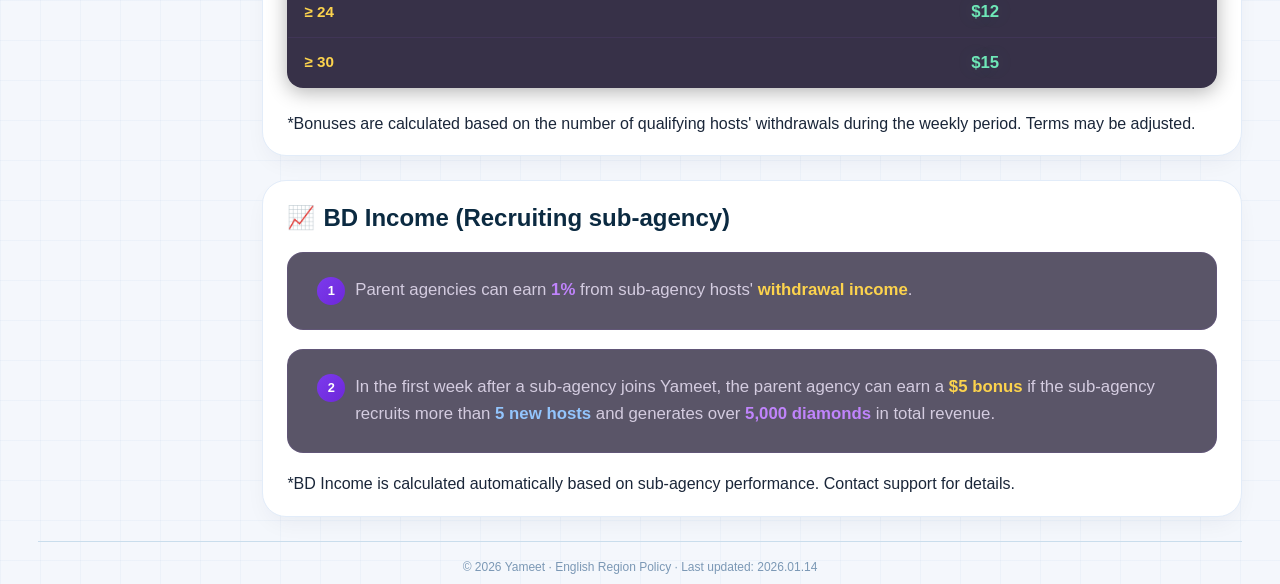
<file: yameetId.html>
<!DOCTYPE html>
<html lang="id">
<head>
    <meta charset="UTF-8">
    <meta name="viewport" content="width=device-width, initial-scale=1.0, viewport-fit=cover">
    <title>Yameet · Indonesia Region</title>
    <link rel="icon" href="yameetAnchor.png" type="image/png">
    <link rel="stylesheet" href="yameet.css">
</head>
<body>
    <nav class="fixed-nav" id="mainNav">
        <div class="nav-left">
            <div class="logo-area">YAMEET</div>
            <div class="nav-menu">
                <a href="#" onclick="window.open('https://wa.me/' + (Math.random() < 0.5 ? '6282187071243' : '447730302215'), '_blank'); return false;">Hubungi Kami</a>
                <a href="https://bd.nanas.vip/bd/register?type=0" target="_blank" class="join-btn">Pendaftaran Agen</a>
                <a href="https://bd.nanas.vip/bd/login" target="_blank">Masuk Agen</a>
                <a href="https://ym.nanas.vip/chat/download" target="_blank">host.apk</a>
            </div>
        </div>
        <div class="lang-selector">
            <select id="regionSelect" onchange="switchRegion(this.value)">
                <option value="index.html" selected>🇬🇧 English</option>
                <option value="yameetEs.html">🇪🇸 Español</option>
                <option value="yameetPt.html">🇧🇷 Português</option>
                <option value="yameetTh.html">🇹🇭 ภาษาไทย</option>
                <option value="yameetAr.html">🇸🇦 العربية</option>
                <option value="yameetTr.html">🇹🇷 Türkçe</option>
                <option value="yameetId.html">🇮🇩 Indonesia</option>
            </select>
        </div>
    </nav>

    <div class="hero-banner">
        <span class="region-tag">🇮🇩 INDONESIA</span>
        <h1>Kebijakan Host & Agency</h1>
        <div class="applicable-countries">
            🌍 Berlaku untuk: Indonesia, Malaysia, Singapura (komunitas berbahasa Indonesia)
        </div>
    </div>

    <div class="policy-container">
        <aside class="policy-toc">
            <h4>📋 INDEKS CEPAT</h4>
            <ul class="toc-list">
                <!-- 1. Platform & Persyaratan (保持不变) -->
                <li><a href="#about">1. Platform & Persyaratan</a></li>
                <!-- 2. Proses Pendaftaran (从第7位移到第2位) -->
                <li><a href="#process">2. Proses Pendaftaran</a></li>
                <!-- UNTUK PEREMPUAN (大标题) -->
                <li class="section-head" style="cursor: default; color: #a855f7; font-weight: 700; padding: 0.3rem 0.4rem; margin-top: 0.5rem; border-bottom: 1px dashed rgba(160, 100, 255, 0.15);">👩🏻 UNTUK PEREMPUAN</li>
                <!-- 以下4项缩进，放在 UNTUK PEREMPUAN 下面 -->
                <li><a href="#call-income" class="sub-item"> Pendapatan Panggilan</a></li>
                <li><a href="#tasks" class="sub-item">Tugas & Bonus</a></li>
                <li><a href="#withdraw" class="sub-item">Aturan Penarikan</a></li>
                <li><a href="#regulations" class="sub-item">Aturan & Hukuman</a></li>
                <!-- UNTUK AGENSI (大标题) -->
                <li class="section-head" style="cursor: default; color: #a855f7; font-weight: 700; padding: 0.3rem 0.4rem; margin-top: 0.5rem; border-bottom: 1px dashed rgba(160, 100, 255, 0.15);">🏢 UNTUK AGENSI</li>
                <!-- Komisi Agency 缩进，放在 UNTUK AGENSI 下面 -->
                <li><a href="#agency" class="sub-item"> Komisi Agency</a></li>
            </ul>
        </aside>

        <div class="policy-content">
            <!-- ===== 第1部分：Platform & Persyaratan ===== -->
            <section id="about" class="policy-card">
                <div class="card-header">
                    <span class="icon">📌</span>
                    <h2>Tentang Yameet & Persyaratan Host</h2>
                </div>
                <div class="grid-2col">
                    <div class="stat-badge">
                        <p>🌍 PENGGUNA AKTIF HARIAN</p>
                        <div class="value">1M+</div>
                        <p style="margin-top:0.5rem;">Video call + live streaming · 6+ tahun beroperasi</p>
                    </div>
                    <div class="stat-badge">
                        <p>👩🏻 PROFIL HOST</p>
                        <div class="value">18-35 tahun</div>
                        <p style="margin-top:0.5rem;">Cewek cantik, muda, ramah<br>Pengalaman di 1v1 / live streaming</p>
                    </div>
                </div>
                <div class="footnote">*Setiap host hanya bisa memiliki 1 akun. Verifikasi wajah diperlukan.</div>
            </section>

            <!-- ===== 第2部分：Proses Pendaftaran (从第7位移到这里) ===== -->
            <section id="process" class="policy-card">
                <div class="card-header">
                    <span class="icon">📱</span>
                    <h2>Proses Pendaftaran Host</h2>
                </div>
                <ol>
                    <li>Daftar dan login ke YAMEET dengan email Google</li>
                    <li>Isi informasi pribadi dan kode undangan agency</li>
                    <li>Lakukan verifikasi wajah</li>
                    <li>Setelah verifikasi wajah, upload foto profil dan 3 foto (foto asli required)</li>
                    <li>Selesaikan tugas host baru untuk membuka semua fitur</li>
                    <li>Mulai bekerja dan dapatkan penghasilan!</li>
                </ol>
                
                <p style="margin-top:1.5rem;"><strong>Proses Penarikan:</strong></p>
                <ol>
                    <li>Target minimal 7000 koin</li>
                    <li>Tambahkan akun penerima (pilih negara dan metode pembayaran)</li>
                    <li>Masukkan akun penerima dengan benar</li>
                    <li>Potongan agen: 0%–10% koin dipotong saat penarikan</li>
                    <li>Tunggu 1-3 hari kerja setelah penarikan</li>
                </ol>
                
                <p class="footnote">*Metode pembayaran: Binance, E-wallet, bank transfer (sesuai negara)</p>
            </section>

            <!-- ===== UNTUK PEREMPUAN 锚点 ===== -->
            <div id="untuk-perempuan" style="scroll-margin-top: 90px;"></div>

            <!-- ===== 第3部分：Pendapatan Panggilan (移到 Untuk Perempuan 下面) ===== -->
            <section id="call-income" class="policy-card">
                <div class="card-header">
                    <span class="icon">📞</span>
                    <h2>Pendapatan Panggilan Video</h2>
                </div>
                
                <p style="margin-bottom:0.5rem;"><strong>1 diamond = 1 koin = 25 IDR</strong></p>
                <p><strong>1000 diamond = 1.5$</strong></p>
                
                <table class="simple-table">
                    <tr>
                        <th>Tipe Panggilan</th>
                        <th>Tarif (koin)</th>
                    </tr>
                    <tr>
                        <td>Panggilan video biasa</td>
                        <td>30-60 koin/menit</td>
                    </tr>
                    <tr>
                        <td>Panggilan pencocokan (match)</td>
                        <td>1-11 koin/menit</td>
                    </tr>
                </table>
                
                <p style="margin-top:1rem;"><span class="badge">Koin gratisan</span> Koin dari user baru dan koin cek-in user masuk ke host jadi 1/5</p>
                
                <p class="footnote">*Koin dari video call masuk ke host 30-60 koin/menit. Koin dari pencocokan 1-11 koin/menit.</p>
            </section>

            <!-- ===== 第4部分：Tugas & Bonus (移到 Untuk Perempuan 下面) ===== -->
            <section id="tasks" class="policy-card">
                <div class="card-header">
                    <span class="icon">🎁</span>
                    <h2>Tugas & Bonus</h2>
                </div>
                
                <p><strong>🆕 Tugas Host Baru</strong></p>
                <ul>
                    <li>Selesaikan tugas pemula</li>
                    <li>Reward: 1000 diamond + unlock semua fitur</li>
                </ul>
                
                <p style="margin-top:1rem;"><strong>📸 Tugas Harian</strong></p>
                <!--p style="font-size: 1.6rem; font-weight: 700; color: #003f6b;">10 diamond</p-->
                <p>Lebih 1000 diamond</p>
                
                <p style="margin-top:1.5rem;"><strong>📺 Bonus Live Streaming</strong></p>
                <ul>
                    <li>Buka live streaming terus menerus selama 30 menit (tidak bisa jeda) → 60 diamond/hari</li>
                    <li>Bonus Durasi Live: Live 2 jam/hari, minimal 5 hari dalam seminggu, dan raih bonus hingga 8.000 koin</li>
                <table class="simple-table">
                    <tr>
                        <th>Durasi Live</th>
                        <th>Gift Koin</th>
                        <th>Bonus(koin)</th>
                    </tr>
                    <tr><td>10h</td><td>>3k</td><td>2000</td></tr>
                    <tr><td>10h</td><td>>5k</td><td>4500</td></tr>
                    <tr><td>10h</td><td>>10k</td><td>6500</td></tr>
                    <tr><td>10h</td><td>>20k</td><td>8000</td></tr>
                </table>
                
                    <li>Syarat aktifkan live streaming: Level meningkatkan level 1</li>
                </ul>
                
                <p style="margin-top:1.5rem;"><strong>💰 BONUS TOTAL KOIN</strong></p>
                <p>(total koin ≥10k & rate ≥0,75 & total panggilan ≥100)</p>
                <p>Catatan: Bonus hanya diberikan saat penarikan pertama per minggu, dan akan masuk ke penarikan berikutnya</p>
                
                <table class="simple-table">
                    <tr>
                        <th>Total Koin</th>
                        <th>Bonus (Koin)</th>
                    </tr>
                    <tr><td>≥10,000</td><td>999</td></tr>
                    <tr><td>≥16,000</td><td>2999</td></tr>
                    <tr><td>≥24,000</td><td>4999</td></tr>
                    <tr><td>≥32,000</td><td>6999</td></tr>
                    <tr><td>≥40,000</td><td>7999</td></tr>
                    <tr><td>≥48,000</td><td>9999</td></tr>
                    <tr><td>≥56,000</td><td>12999</td></tr>
                    <tr><td>≥64,000</td><td>14999</td></tr>
                    <tr><td>≥80,000</td><td>17999</td></tr>
                </table>
                
                <p style="margin-top:1rem;">Contoh: Host A mencarikan 24.000 koin hari Rabu (cocok ≥24.000), dapat bonus 4999 koin tidak bersama penarikan ini, masuk gaji berikutnya.</p>
                
                <div class="footnote">
                    *Tugas dan aktivitas dapat berubah. Cek bagian tugas di aplikasi untuk detail terbaru.
                </div>
            </section>

            <!-- ===== 第5部分：Aturan Penarikan (移到 Untuk Perempuan 下面) ===== -->
            <section id="withdraw" class="policy-card">
                <div class="card-header">
                    <span class="icon">💳</span>
                    <h2>Aturan Penarikan</h2>
                </div>
                
                <table class="simple-table">
                    <tr>
                        <td>Target penarikan minimum</td>
                        <td><strong>7,000 koin</strong></td>
                    </tr>
                    <tr>
                        <td>Frekuensi penarikan</td>
                        <td>Kapan saja</td>
                    </tr>
                </table>
                
                <p style="margin-top:1.5rem;"><strong>PENDAPATAN HOST</strong></p>
                <table class="simple-table">
                    <tr>
                        <th>Total Koin</th>
                        <th>Gajian (Rp)</th>
                    </tr>
                    <tr><td>6k</td><td>Rp150,000</td></tr>
                    <tr><td>10k</td><td>Rp250,000</td></tr>
                    <tr><td>12k</td><td>Rp300,000</td></tr>
                    <tr><td>15k</td><td>Rp375,000</td></tr>
                    <tr><td>20k</td><td>Rp500,000</td></tr>
                    <tr><td>30k</td><td>Rp750,000</td></tr>
                    <tr><td>40k</td><td>Rp1,000,000</td></tr>
                    <tr><td>50k</td><td>Rp1,250,000</td></tr>
                    <tr><td>60k</td><td>Rp1,500,000</td></tr>
                    <tr><td>80k</td><td>Rp2,000,000</td></tr>
                    <tr><td>100k</td><td>Rp2,500,000</td></tr>
                    <tr><td>120k</td><td>Rp3,000,000</td></tr>
                    <tr><td>150k</td><td>Rp3,750,000</td></tr>
                </table>
                
                <p style="margin-top:1.5rem;"><strong>Syarat Answer Rate:</strong></p>
                <ul>
                    <li>Jika rate ≤ 0,5 saat penarikan, maka disetujui melalui verifikasi manual</li>
                    <li>*panggilan pencocokan tidak terhitung ke answer rate</li>
                </ul>
                <p class="footnote">*Koin yang belum dicairkan bisa diakumulasi.jika host melanggar aturan,platform berhak menolak persetujuan penarikan.</p>
            </section>

            <!-- ===== 第6部分：Aturan & Hukuman (移到 Untuk Perempuan 下面) ===== -->
            <section id="regulations" class="policy-card">
                <div class="card-header">
                    <span class="icon">⚖️</span>
                    <h2>Aturan dan Hukuman</h2>
                </div>
                
                <p><strong>Aturan untuk Live Streaming:</strong></p>
                <ul>
                    <li>Dilarang keras muncul konten cabul, pornografi, kekerasan, berdarah atau dibawah umur dalam live streaming</li>
                    <li>Kami akan memeriksa kepatuhan konten dari setiap panggilan</li>
                </ul>
                
                <p style="margin-top:1.5rem;"><strong>Sanksi:</strong></p>
                <ul>
                    <li>Sanksi dibagi dalam tingkatan: Notifikasi, Peringatan, Banned, dan Pembatalan Akun</li>
                    <li>Jika banyak kali dilanggar, akun Anda akan ke ban selama 5 menit</li>
                </ul>
                
                <p style="margin-top:1.5rem;"><strong>Pelanggaran berat (potong koin hingga blokir akun):</strong></p>
                <ul>
                    <li>Kirim info pribadi/minta atau menerima transfer</li>
                    <li>Pancing user ke apk lain</li>
                    <li>Sikapnya jelek/rate rendah</li>
                    <li>Ancam user</li>
                    <li>Gunakan rekaman layar</li>
                    <li>Pakai lebih 1 akun atau eksploitasi bug yang jahat</li>
                </ul>
                
                <p style="margin-top:1.5rem;"><strong>Ketentuan Akun:</strong></p>
                <ul>
                    <li>Untuk host yang sudah kena ban/identitasnya dibatalkan sebelum bulan Juli thn 2025 bisa masuk ulangi Yameet, bebas bergabung di agency mana, tapi 1 host hanya bisa memiliki 1 akun di Yameet</li>
                    <li>Host tidak aktif lebih dari 3 bulan di suatu agensi tapi mau aktif kembali bisa bergabung di agency mana, tanpa hak mendapatkan bonus baru host</li>
                </ul>
                
                <p class="footnote">*Peraturan bisa diubah sewaktu-waktu, dan setiap pemberitahuan dikirim di grup namun tidak nampak di peraturan juga bisa dianggap sebagai lampiran peraturan, dan punya kewenangan yang sama.</p>
            </section>

            <!-- ===== UNTUK AGENSI 锚点 ===== -->
            <div id="untuk-agensi" style="scroll-margin-top: 90px;"></div>

            <!-- ===== 第7部分：Komisi Agency (移到 Untuk Agensi 下面) ===== -->
            <section id="agency" class="policy-card">
                <div class="card-header">
                    <span class="icon">🏢</span>
                    <h2>Pendapatan Agency</h2>
                </div>
                
                <p><strong>Penarikan minimum agency: 10$</strong></p>
                
                <table class="simple-table">
                    <tr>
                        <th>Total Penghasilan Mingguan Semua Host (koin)</th>
                        <th>Setara $</th>
                        <th>Komisi</th>
                    </tr>
                    <tr><td>≤66,600</td><td>≤100</td><td>8%</td></tr>
                    <tr><td>66,600-333,000</td><td>100-500</td><td>10%</td></tr>
                    <tr><td>333,000-999,000</td><td>500-1500</td><td>12%</td></tr>
                    <tr><td>999,000-3,330,000</td><td>1500-5000</td><td>15%</td></tr>
                    <tr><td>3,330,000-6,660,000</td><td>5000-10000</td><td>20%</td></tr>
                    <tr><td>6,660,000-9,990,000</td><td>10000-15000</td><td>25%</td></tr>
                </table>
                
                <p style="margin-top:1.5rem;"><strong>Bonus Lainnya:</strong></p>
                <ul>
                    <li>Bonus 2$ untuk host pertama kali dicairkan</li>
                    <li>Agen mengajak 1 agency yang efektif akan dapatin 10$ sebagai bonus (agency efektif = belum pernah bergabung di yamet dan bisa nawarin minimal 5 host ke yamet pada minggu pertama setelah bergabung)</li>
                </ul>
                
                <p style="margin-top:1.5rem;"><strong>Pendapatan BD:</strong></p>
                <ul>
                    <li>BD dapatkan 1% dari total pendapatan host dari Sub-agen</li>
                    <li>Bonus BD: Dapatkan 10$ per agen efektif</li>
                </ul>
                
                <p class="footnote">*Agency tidak akan menerima fee jika host tersebut sudah tidak menjadi host official yamet.</p>
            </section>
        </div>
    </div>

    <div class="footer-note">
        © 2026 Yameet · Kebijakan Region Indonesia · Pembaruan terakhir: 2026.01.14
</div>

<script>
// 语言映射表
const languageMap = {
    'en': 'index.html',
    'en-US': 'index.html',
    'en-GB': 'index.html',
    'es': 'yameetEs.html',
    'es-ES': 'yameetEs.html',
    'pt': 'yameetPt.html',
    'pt-BR': 'yameetPt.html',
    'th': 'yameetTh.html',
    'th-TH': 'yameetTh.html',
    'ar': 'yameetAr.html',
    'ar-SA': 'yameetAr.html',
    'tr': 'yameetTr.html',
    'tr-TR': 'yameetTr.html',
    'id': 'yameetId.html',
    'id-ID': 'yameetId.html'
};

function getCurrentPage() {
    const path = window.location.pathname;
    const fileName = path.substring(path.lastIndexOf('/') + 1);
    return fileName || 'index.html';
}

function getLanguagePage() {
    const browserLang = navigator.language || navigator.userLanguage;
    if (languageMap[browserLang]) return languageMap[browserLang];
    const mainLang = browserLang.split('-')[0];
    if (languageMap[mainLang]) return languageMap[mainLang];
    return 'index.html';
}

function autoSwitchByLanguage() {
    const currentPage = getCurrentPage();
    const targetPage = getLanguagePage();
    if (currentPage !== targetPage && !sessionStorage.getItem('redirected')) {
        sessionStorage.setItem('redirected', 'true');
        window.location.href = targetPage;
    }
}

autoSwitchByLanguage();
</script>

<script src="yameet.js"></script>
</body>
</html>
</file>
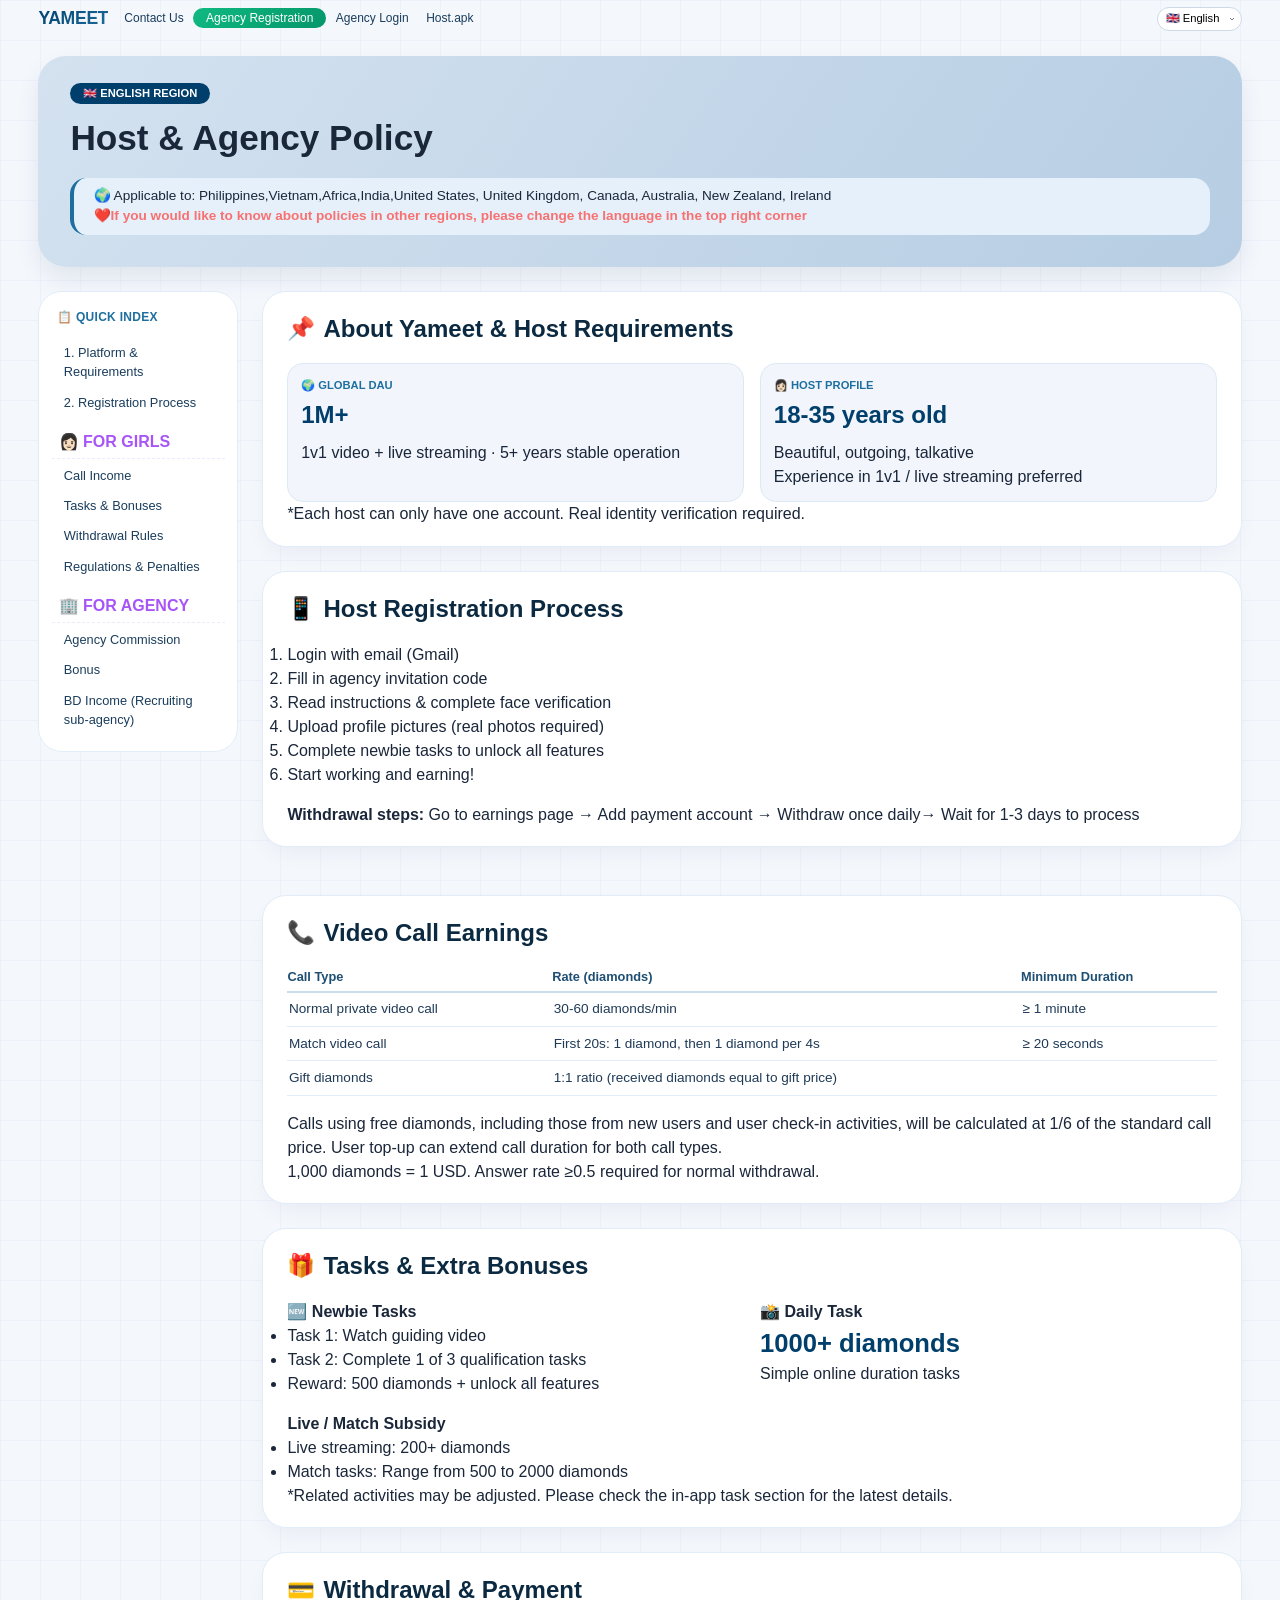
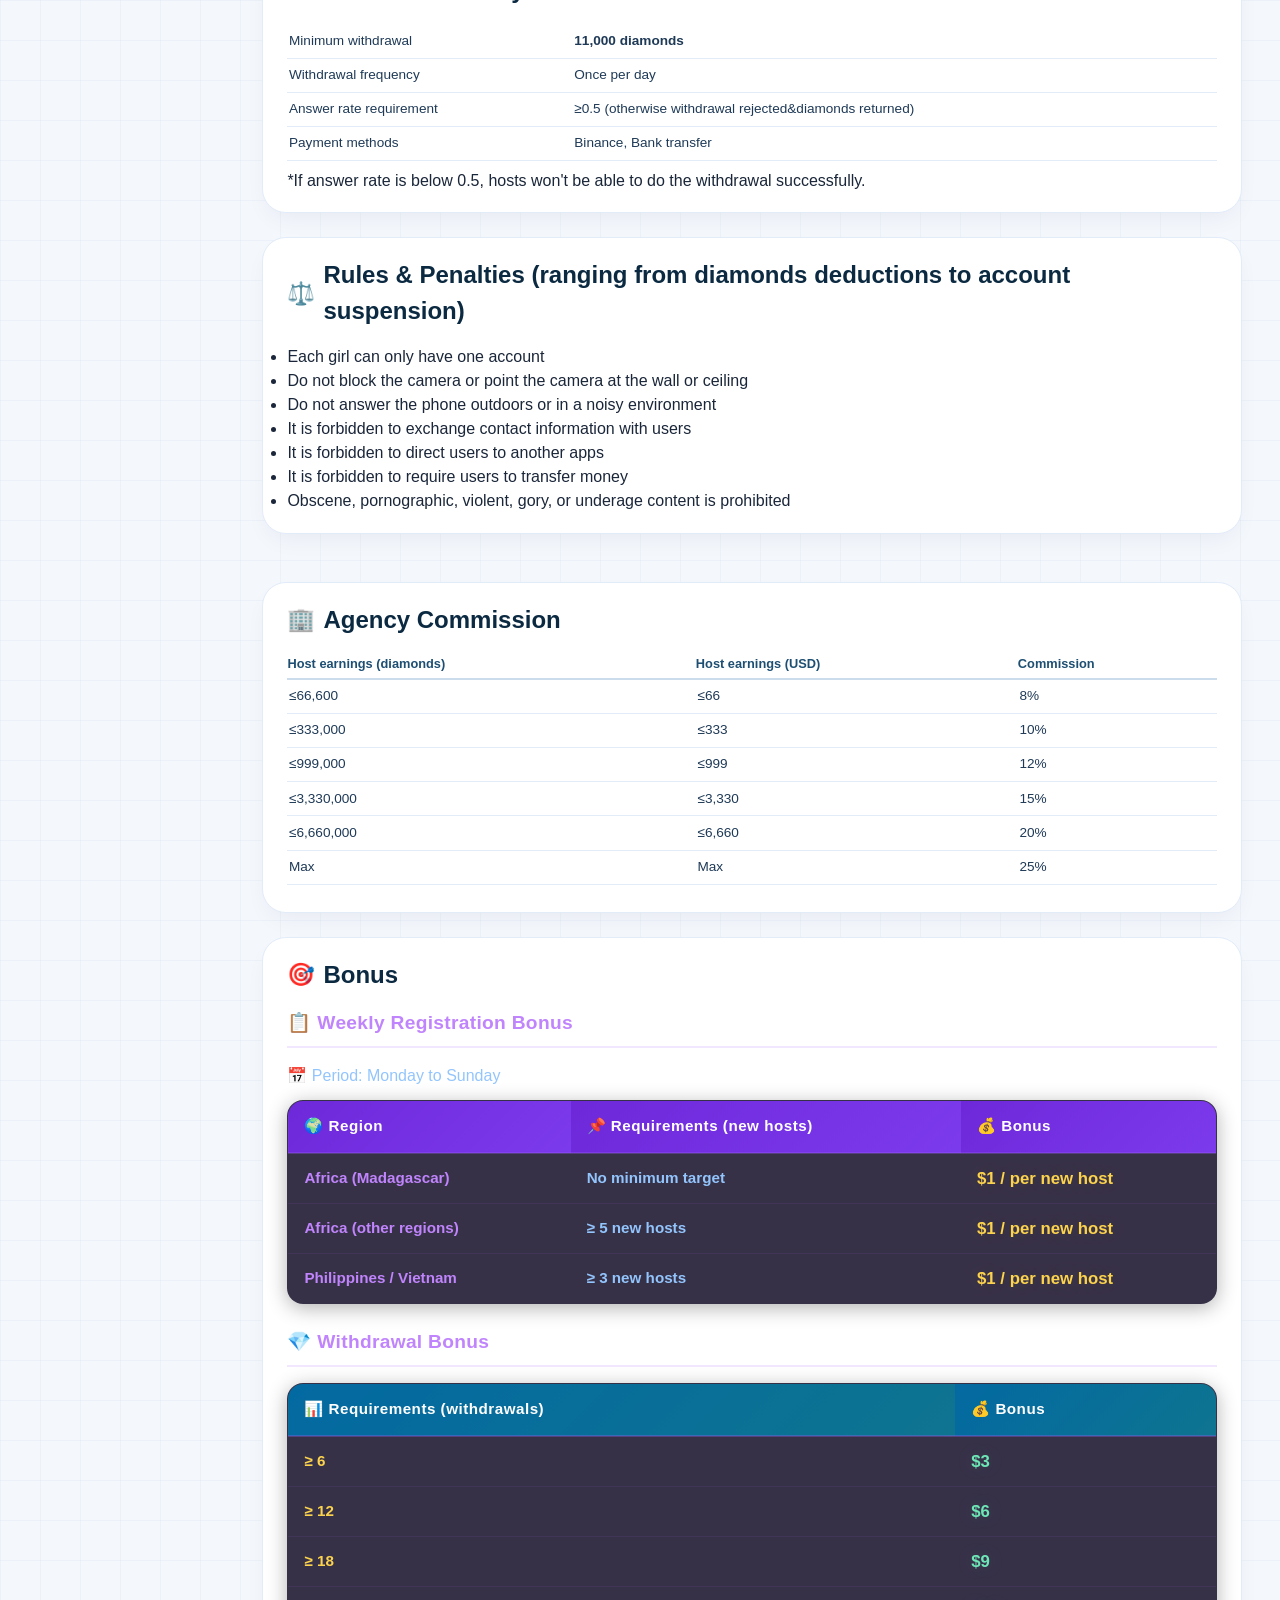
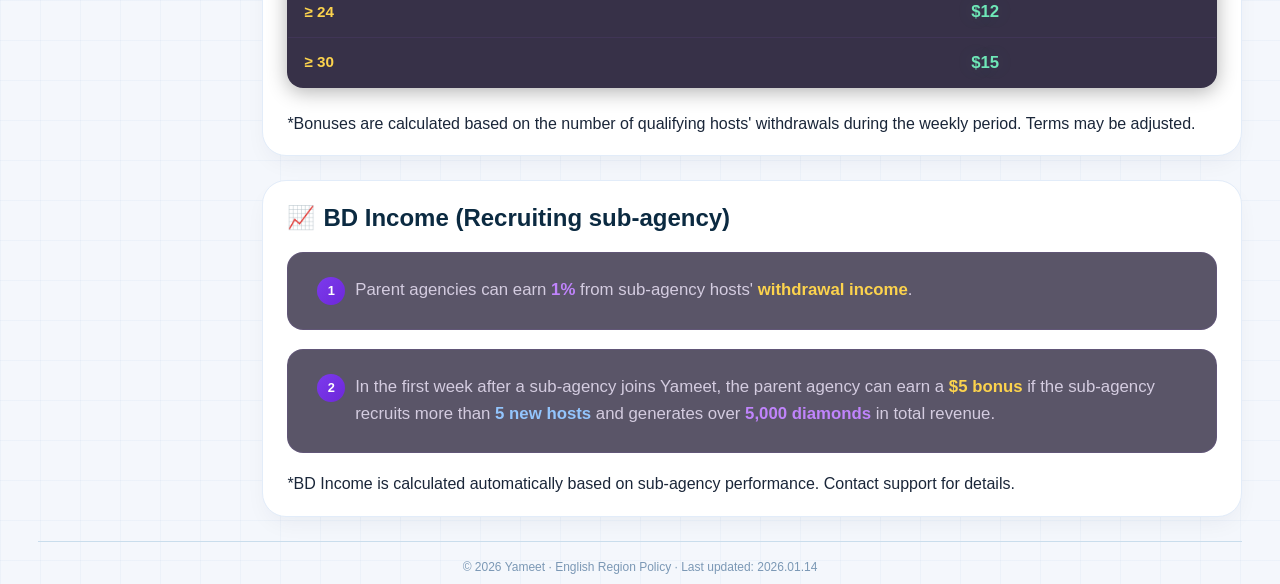
<file: yameetPt.html>
<!DOCTYPE html>
<html lang="pt">
<head>
    <meta charset="UTF-8">
    <meta name="viewport" content="width=device-width, initial-scale=1.0, viewport-fit=cover">
    <title>Yameet · Português Region</title>
    <link rel="icon" href="yameetAnchor.png" type="image/png">
    <link rel="stylesheet" href="yameet.css">
</head>
<body>
    <nav class="fixed-nav" id="mainNav">
        <div class="nav-left">
            <div class="logo-area">YAMEET</div>
            <div class="nav-menu">
                <a href="https://wa.me/" target="_blank">Contate-nos</a>
                <a href="https://bd.nanas.vip/bd/register?type=0" target="_blank" class="join-btn">Registro de agência</a>
                <a href="https://bd.nanas.vip/bd/login" target="_blank">Acesso da agência</a>
                <a href="https://ym.nanas.vip/chat/download" target="_blank">Host.apk</a>
            </div>
        </div>
        <div class="lang-selector">
            <select id="regionSelect" onchange="switchRegion(this.value)">
                <option value="index.html" selected>🇬🇧 English</option>
                <option value="yameetEs.html">🇪🇸 Español</option>
                <option value="yameetPt.html">🇧🇷 Português</option>
                <option value="yameetTh.html">🇹🇭 ภาษาไทย</option>
                <option value="yameetAr.html">🇸🇦 العربية</option>
                <option value="yameetTr.html">🇹🇷 Türkçe</option>
                <option value="yameetId.html">🇮🇩 Indonesia</option>
            </select>
        </div>
    </nav>

    <div class="hero-banner">
        <span class="region-tag">🇧🇷 REGIÃO BRASIL</span>
        <h1>Política para Hosts e Agências</h1>
        <div class="applicable-countries">
            🌍 Aplicável em: Brasil, Portugal, Angola, Moçambique, Cabo Verde, Guiné-Bissau, São Tomé e Príncipe, Timor-Leste
        </div>
    </div>

    <div class="policy-container">
        <aside class="policy-toc">
            <h4>📋 ÍNDICE RÁPIDO</h4>
            <ul class="toc-list">
                <!-- 1. Plataforma & Requisitos (保持不变) -->
                <li><a href="#about">1. Plataforma & Requisitos</a></li>
                <!-- 2. Processo de Registro (从第7位移到第2位) -->
                <li><a href="#process">2. Processo de Registro</a></li>
                <!-- PARA GAROTAS (大标题) -->
                <li class="section-head" style="cursor: default; color: #a855f7; font-weight: 700; padding: 0.3rem 0.4rem; margin-top: 0.5rem; border-bottom: 1px dashed rgba(160, 100, 255, 0.15);">👩🏻 PARA GAROTAS</li>
                <!-- 以下4项缩进，放在 PARA GAROTAS 下面 -->
                <li><a href="#call-income" class="sub-item">Ganhos com Chamadas</a></li>
                <li><a href="#tasks" class="sub-item">Tarefas e Bônus</a></li>
                <li><a href="#withdraw" class="sub-item">Regras de Saque</a></li>
                <li><a href="#regulations" class="sub-item">Regras e Penalidades</a></li>
                <!-- PARA AGÊNCIA (大标题) -->
                <li class="section-head" style="cursor: default; color: #a855f7; font-weight: 700; padding: 0.3rem 0.4rem; margin-top: 0.5rem; border-bottom: 1px dashed rgba(160, 100, 255, 0.15);">🏢 PARA AGÊNCIA</li>
                <!-- Comissão de Agência 缩进，放在 PARA AGÊNCIA 下面 -->
                <li><a href="#agency" class="sub-item">Comissão de Agência</a></li>
            </ul>
        </aside>

        <div class="policy-content">
            <!-- ===== 第1部分：Plataforma & Requisitos ===== -->
            <section id="about" class="policy-card">
                <div class="card-header">
                    <span class="icon">📌</span>
                    <h2>Sobre Yameet e Requisitos para Hosts</h2>
                </div>
                <div class="grid-2col">
                    <div class="stat-badge">
                        <p>🌍 USUÁRIOS ATIVOS</p>
                        <div class="value">1M+</div>
                        <p style="margin-top:0.5rem;">Video 1v1 + transmissão ao vivo · 5+ anos de operação estável</p>
                    </div>
                    <div class="stat-badge">
                        <p>👩🏻 PERFIL DA Host</p>
                        <div class="value">18-35 anos</div>
                        <p style="margin-top:0.5rem;">Bonita, jovem, comunicativa<br>Experiência em 1v1 / live streaming preferida</p>
                    </div>
                </div>
                <div class="footnote">*Cada Host pode ter apenas uma conta. Verificação de identidade real obrigatória.</div>
            </section>

            <!-- ===== 第2部分：Processo de Registro (从第7位移到这里) ===== -->
            <section id="process" class="policy-card">
                <div class="card-header">
                    <span class="icon">📱</span>
                    <h2>Processo de Registro</h2>
                </div>
                <ol>
                    <li>Registre-se e faça login no YAMEET com Gmail</li>
                    <li>Preencha as informações pessoais e o código de convite da agência</li>
                    <li>Realize a verificação facial</li>
                    <li>Após aprovação, faça upload da foto de perfil e 3 fotos (fotos reais obrigatórias)</li>
                    <li>Complete as tarefas para novas Hosts para desbloquear todas as funções</li>
                    <li>Comece a trabalhar e ganhar!</li>
                </ol>
                <p style="margin-top:1rem;"><strong>Passos para sacar:</strong> "Minha página" → "Meus ganhos" → "Sacar" → Preencher informações PIX/USDT → Confirmar</p>
            </section>

            <!-- ===== PARA GAROTAS 锚点 ===== -->
            <div id="para-garotas" style="scroll-margin-top: 90px;"></div>

            <!-- ===== 第3部分：Ganhos com Chamadas (移到 Para Garotas 下面) ===== -->
            <section id="call-income" class="policy-card">
                <div class="card-header">
                    <span class="icon">📞</span>
                    <h2>Ganhos com Chamadas</h2>
                </div>
                <table class="simple-table">
                    <tr>
                        <th>Tipo de Chamada</th>
                        <th>Taxa (diamantes)</th>
                    </tr>
                    <tr>
                        <td>Chamada normal 1v1</td>
                        <td>30-60 diamantes/minuto</td>
                    </tr>
                    <tr>
                        <td>Chamada gratuita (usuários não recarregam)</td>
                        <td>1/6 das chamadas normais</td>
                    </tr>
                    <tr>
                        <td>Bônus de recarga</td>
                        <td>20 diamantes por recarga de usuário</td>
                    </tr>
                </table>
                
                <p style="margin-top:1rem;"><span class="badge">Regras de chamada</span> Chamadas são contadas a cada 10 segundos (não ganha se a chamada terminar em 30 segundos ou menos)</p>
                <p><span class="badge">Validade dos diamantes</span> Os diamantes acumulam-se por 3 semanas a partir da ativação ou do último período de corte, sendo depois eliminados</p>
                <p class="footnote">1.000 diamantes = 1,5$ = 7.7BRL · Meta de saque = 7.000 diamantes</p>
            </section>

            <!-- ===== 第4部分：Tarefas e Bônus (移到 Para Garotas 下面) ===== -->
            <section id="tasks" class="policy-card">
                <div class="card-header">
                    <span class="icon">🎁</span>
                    <h2>Tarefas e Bônus</h2>
                </div>
                
                <p><strong>🆕 Tarefas para Novas Hosts</strong></p>
                <ul>
                    <li>Recompensa: 500 diamantes</li>
                </ul>
                
                <p style="margin-top:1rem;"><strong>📸 Tarefa Diária</strong></p>
                <p style="font-size: 1.6rem; font-weight: 700; color: #003f6b;">Até 6.440 diamantes</p>
                <p>Incluindo o upload de vídeos e fotos pessoais, transmissões ao vivo, Match, renta total de presentes e muito mais. Reinicialização Diária.</p>
                
                <p style="margin-top:1.5rem;"><strong>🎯 Bônus de Match</strong></p>
                <ul>
                    <li>Jogue Match 150 vezes → 500 diamantes</li>
                    <li>Jogue Match 500 vezes → 1500 diamantes</li>
                    <li>Jogue Match por 3 horas em horários específicos (Horário do Brasil: 12pm-19pm) → →1000 Diamantes</li>
                    <li>Jogue Match por 5 horas (incluindo tempo de espera) → 1500 Diamantes</li>
                </ul>
                <p>Match = 20 segundos, não haverá benefício se for menor que 15 segundos. Ganhar 1 diamante nos primeiros 20 segundos e, em seguida, receber 1 diamante a cada 4 segundos.</p>
                
                <p style="margin-top:1.5rem;"><strong>📺 Bônus de Transmissão ao Vivo</strong></p>
                <ul>
                    <li>30 minutos → 100 diamantes</li>
                    <li>+30 minutos → 200 diamantes</li>
                    <li>+120 minutos → 500 diamantes</li>
                    <li>Recompensas diárias cumulativas por tempo de transmissão ao vivo</li>
                </ul>
                
                <p style="margin-top:1.5rem;"><strong>💰 Bônus de Saque</strong></p>
                <ul>
                    <li>Cada saque com mais de 100 chamadas realizadas → 500 diamantes (sem limite de vezes)</li>
                    <li>Cada saque com mais de 200 chamadas realizadas → 1.000 diamantes (sem limite de vezes)</li>
                    <li>Cada saque com mais de 10.000 diamantes → 1.000 diamantes (sem limite de vezes)</li>
                    <li>Cada saque com mais de 40.000 diamantes → 5.000 diamantes (sem limite de vezes)</li>
                </ul>
                
                <div class="footnote">
                    *As atividades podem ser ajustadas. Consulte a seção de tarefas no aplicativo para mais detalhes.
                </div>
            </section>

            <!-- ===== 第5部分：Regras de Saque (移到 Para Garotas 下面) ===== -->
            <section id="withdraw" class="policy-card">
                <div class="card-header">
                    <span class="icon">💳</span>
                    <h2>Regras de Saque</h2>
                </div>
                <table class="simple-table">
                    <tr>
                        <td>Meta de saque</td>
                        <td><strong>7.000 diamantes</strong></td>
                    </tr>
                    <tr>
                        <td>Frequência de saque</td>
                        <td>Uma vez por dia</td>
                    </tr>
                    <tr>
                        <td>Tempo de recebimento</td>
                        <td>1 ~ 3 días</td>
                    </tr>
                    <tr>
                        <td>Métodos de saque</td>
                        <td>PIX, USDT</td>
                    </tr>
                </table>
                
                <p style="margin-top:1.5rem;"><strong>Observações:</strong></p>
                <ul>
                    <li>As contas não podem ser excluídas ou alteradas durante o período de saque</li>
                    <li>Apenas um saque é permitido por dia</li>
                    <li>Se a transferência falhar, verifique as informações da conta de destino ou entre em contato com a equipe</li>
                    <li>O valor do saque varia de acordo com a taxa de câmbio</li>
                </ul>
                
                <p class="footnote">*Passos: Acessar "Meus Ganhos" → Adicionar conta PIX/USDT → Solicitar saque</p>
            </section>

            <!-- ===== 第6部分：Regras e Penalidades (移到 Para Garotas 下面) ===== -->
            <section id="regulations" class="policy-card">
                <div class="card-header">
                    <span class="icon">⚖️</span>
                    <h2>Regras e Penalidades</h2>
                </div>
                
                <p><strong>Regras que todas as meninas devem seguir:</strong></p>
                <ul>
                    <li>Cada menina só pode ter uma conta</li>
                    <li>Não bloqueie a câmera ou aponte a câmera para a parede ou teto</li>
                    <li>Não atenda chamada ao ar livre ou em ambiente barulhento (bebê chorando, comendo, conversando com outras pessoas, assistir TV, fazer tarefas domésticas)</li>
                    <li>Não desligue chamadas em andamento. Se você desligar muitas chamadas, o sistema deixará de enviar ligações para você</li>
                    <li>É proibido trocar informações de contato com usuários</li>
                    <li>É proibido direcionar usuários para outros aplicativos</li>
                    <li>É proibido pedir que os usuários transfiram dinheiro</li>
                    <li>Conteúdo obsceno, pornográfico, violento, sangrento ou menor de idade é proibido</li>
                </ul>
                
                <p style="margin-top:1.5rem;"><strong>Penalidades:</strong></p>
                <ul>
                    <li>Violar as regras resultará em punição ou até banimento</li>
                    <li>Se você desligar muitas chamadas, o sistema deixará de enviar ligações para você</li>
                </ul>
                
                <p class="footnote">*A plataforma tem o direito de interpretar todas as atividades e políticas relacionadas.</p>
            </section>

            <!-- ===== PARA AGÊNCIA 锚点 ===== -->
            <div id="para-agencia" style="scroll-margin-top: 90px;"></div>

            <!-- ===== 第7部分：Comissão de Agência (移到 Para Agência 下面) ===== -->
            <section id="agency" class="policy-card">
                <div class="card-header">
                    <span class="icon">🏢</span>
                    <h2>Comissão de Agência</h2>
                </div>
                
                <p><strong>Bônus de Recrutamento</strong></p>
                <table class="simple-table">
                    <tr>
                        <th>Quantidade de recrutamento (semanal)</th>
                        <th>Bônus de cadastro e verificação</th>
                        <th>Bônus de Registro Válido</th>
                    </tr>
                    <tr><td>≤10 meninas</td><td>500 diamantes/pessoa</td><td>1000 diamantes/pessoa</td></tr>
                    <tr><td>≤30 meninas</td><td>1000 diamantes/pessoa</td><td>1000 diamantes/pessoa</td></tr>
                    <tr><td>≤100 meninas</td><td>1500 diamantes/pessoa</td><td>1500 diamantes/pessoa</td></tr>
                    <tr><td>≤200 meninas</td><td>2000 diamantes/pessoa</td><td>2000 diamantes/pessoa</td></tr>
                </table>
                <p>Bônus de cadastro e verificação: Convide uma menina que conclua a verificação facial e o cadastro — ganhe 500~2000 diamantes<br>Bônus de Registro Válido: Você receberá 1000 diamantes extras quando ela concluir seu primeiro saque</p>
                
                <p style="margin-top:1.5rem;"><strong>Comissão Básica</strong></p>
                <table class="simple-table">
                    <tr>
                        <th>Renda Semanal Total dos Hosts (diamantes)</th>
                        <th>Renda total em dólares</th>
                        <th>Comissão Básica</th>
                    </tr>
                    <tr><td>70.000</td><td>≤$100</td><td>8%</td></tr>
                    <tr><td>350.000</td><td>≤$500</td><td>10%</td></tr>
                    <tr><td>1.050.000</td><td>≤$1.500</td><td>12%</td></tr>
                    <tr><td>2.100.000</td><td>≤$3.000</td><td>14%</td></tr>
                    <tr><td>3.500.000</td><td>≤$5.000</td><td>20%</td></tr>
                </table>
                
                <p style="margin-top:1.5rem;"><strong>Comissão Extra (por hosts ativas)</strong></p>
                <table class="simple-table">
                    <tr>
                        <th>Número de meninas que fazem retiro (semanal)</th>
                        <th>Comissão Extra</th>
                    </tr>
                    <tr><td>≤2</td><td>0</td></tr>
                    <tr><td>≤15</td><td>4%</td></tr>
                    <tr><td>≤50</td><td>5%</td></tr>
                    <tr><td>≤100</td><td>6%</td></tr>
                    <tr><td>mais</td><td>8%</td></tr>
                </table>
                <p>Hosts ativas: devem fazer login e check-in pelo menos duas vezes nos últimos 7 dias</p>
                <p>Número de pessoas que concluíram os saques automáticos em uma semana. Por exemplo, se três meninas sacarem dinheiro esta semana (sem limite para o número de saques), resultará em uma comissão adicional de 4%.</p>

                <p style="margin-top:1.5rem;"><strong>Comissão de Sub-Agente (6%)</strong></p>
                <table class="simple-table">
                    <tr>
                        <th>Número de agências válidas convidadas</th>
                        <th>Bônus Extra</th>
                    </tr>
                    <tr><td>1</td><td>3.000 diamantes (4,3$)</td></tr>
                    <tr><td>3</td><td>10.000 diamantes (14,3$)</td></tr>
                    <tr><td>10</td><td>35.000 diamantes (50$)</td></tr>
                </table>
                <p>Agente válido: cadastra com sucesso 3 garotas em uma semana. Quando uma agência convidada se torna válida, você recebe o bônus + 6% dos ganhos dela.</p>
                
                <p><strong>Métodos de pagamento:</strong> pix, usdt</p>
                <p class="footnote">*Trabalhe mais para ganhar ainda mais bônus semanais!</p>
            </section>
        </div>
    </div>

    <div class="footer-note">
        © 2026 Yameet · Política Região Brasil · Última atualização: 2026.01.14
</div>

<script>
// 语言映射表
const languageMap = {
    'en': 'index.html',
    'en-US': 'index.html',
    'en-GB': 'index.html',
    'es': 'yameetEs.html',
    'es-ES': 'yameetEs.html',
    'pt': 'yameetPt.html',
    'pt-BR': 'yameetPt.html',
    'th': 'yameetTh.html',
    'th-TH': 'yameetTh.html',
    'ar': 'yameetAr.html',
    'ar-SA': 'yameetAr.html',
    'tr': 'yameetTr.html',
    'tr-TR': 'yameetTr.html',
    'id': 'yameetId.html',
    'id-ID': 'yameetId.html'
};

function getCurrentPage() {
    const path = window.location.pathname;
    const fileName = path.substring(path.lastIndexOf('/') + 1);
    return fileName || 'index.html';
}

function getLanguagePage() {
    const browserLang = navigator.language || navigator.userLanguage;
    if (languageMap[browserLang]) return languageMap[browserLang];
    const mainLang = browserLang.split('-')[0];
    if (languageMap[mainLang]) return languageMap[mainLang];
    return 'index.html';
}

function autoSwitchByLanguage() {
    const currentPage = getCurrentPage();
    const targetPage = getLanguagePage();
    if (currentPage !== targetPage && !sessionStorage.getItem('redirected')) {
        sessionStorage.setItem('redirected', 'true');
        window.location.href = targetPage;
    }
}

autoSwitchByLanguage();
</script>

<script src="yameet.js"></script>
</body>
</html>
</file>
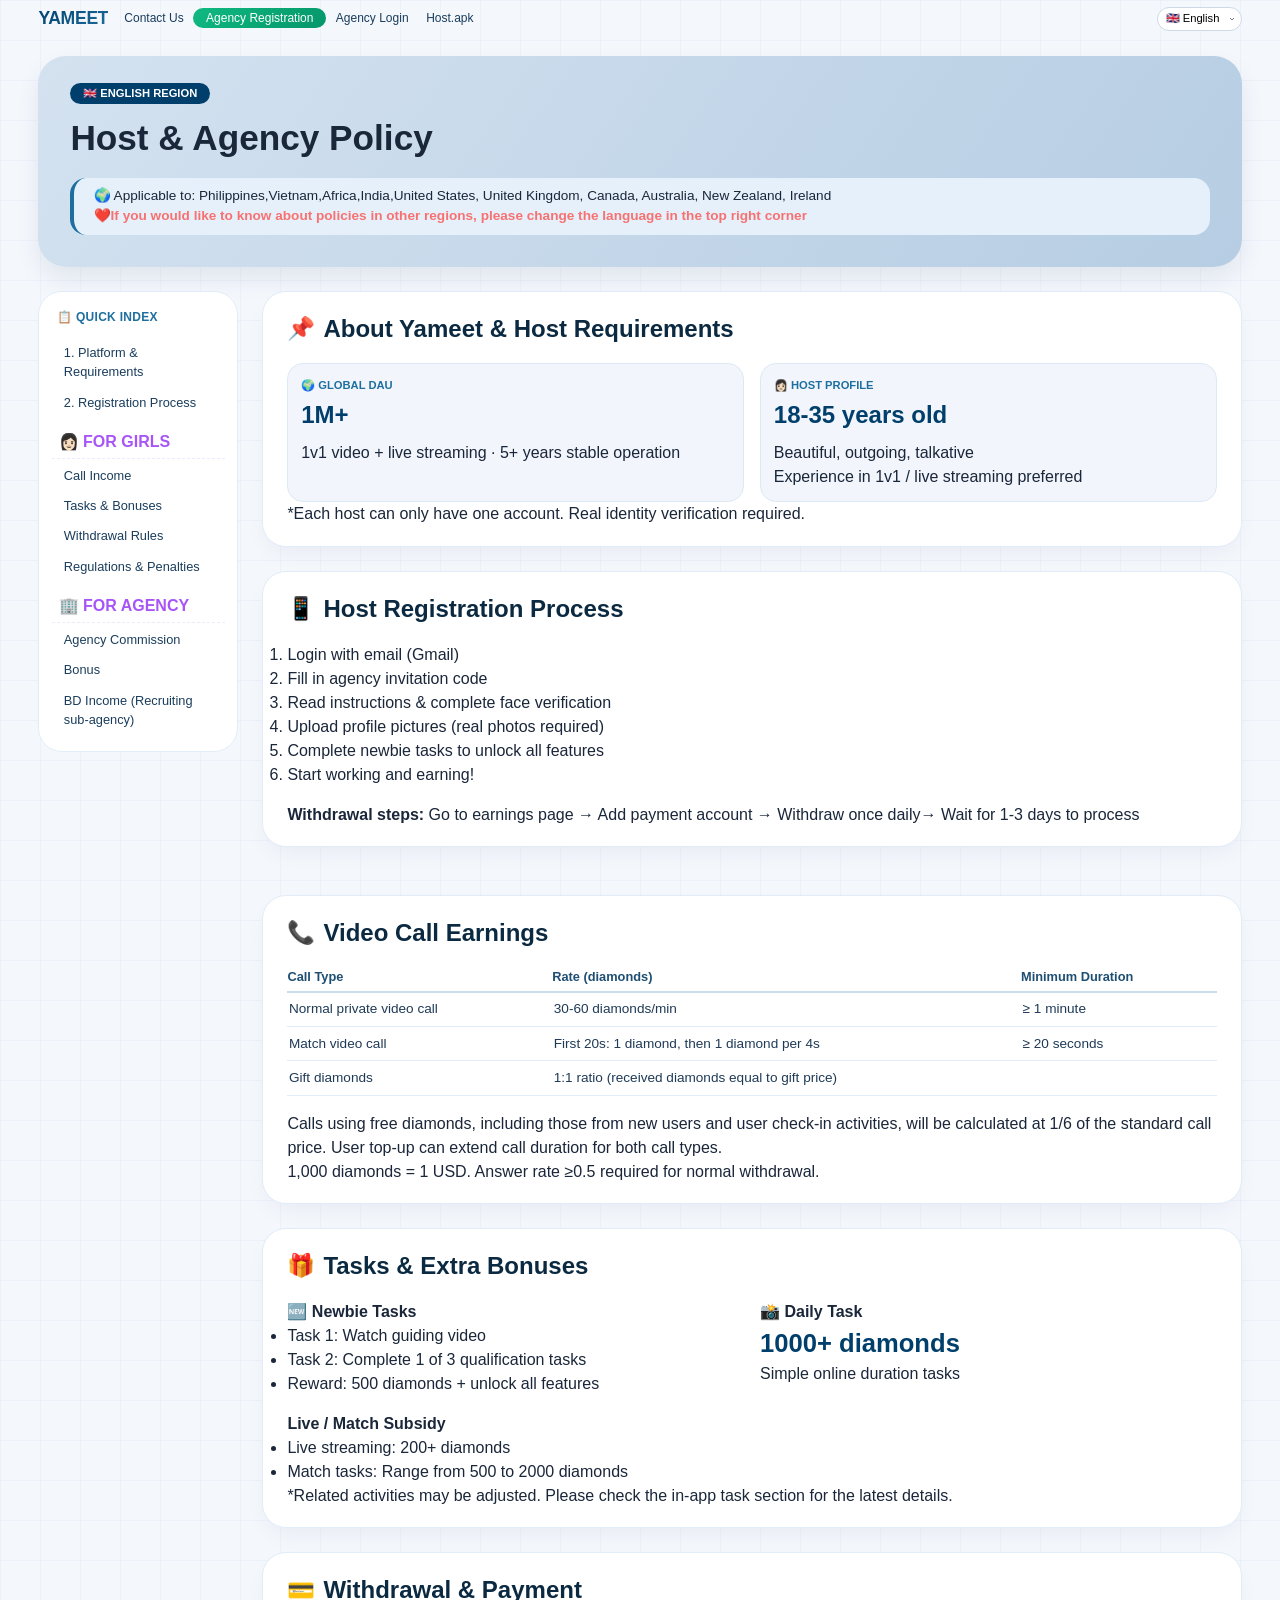
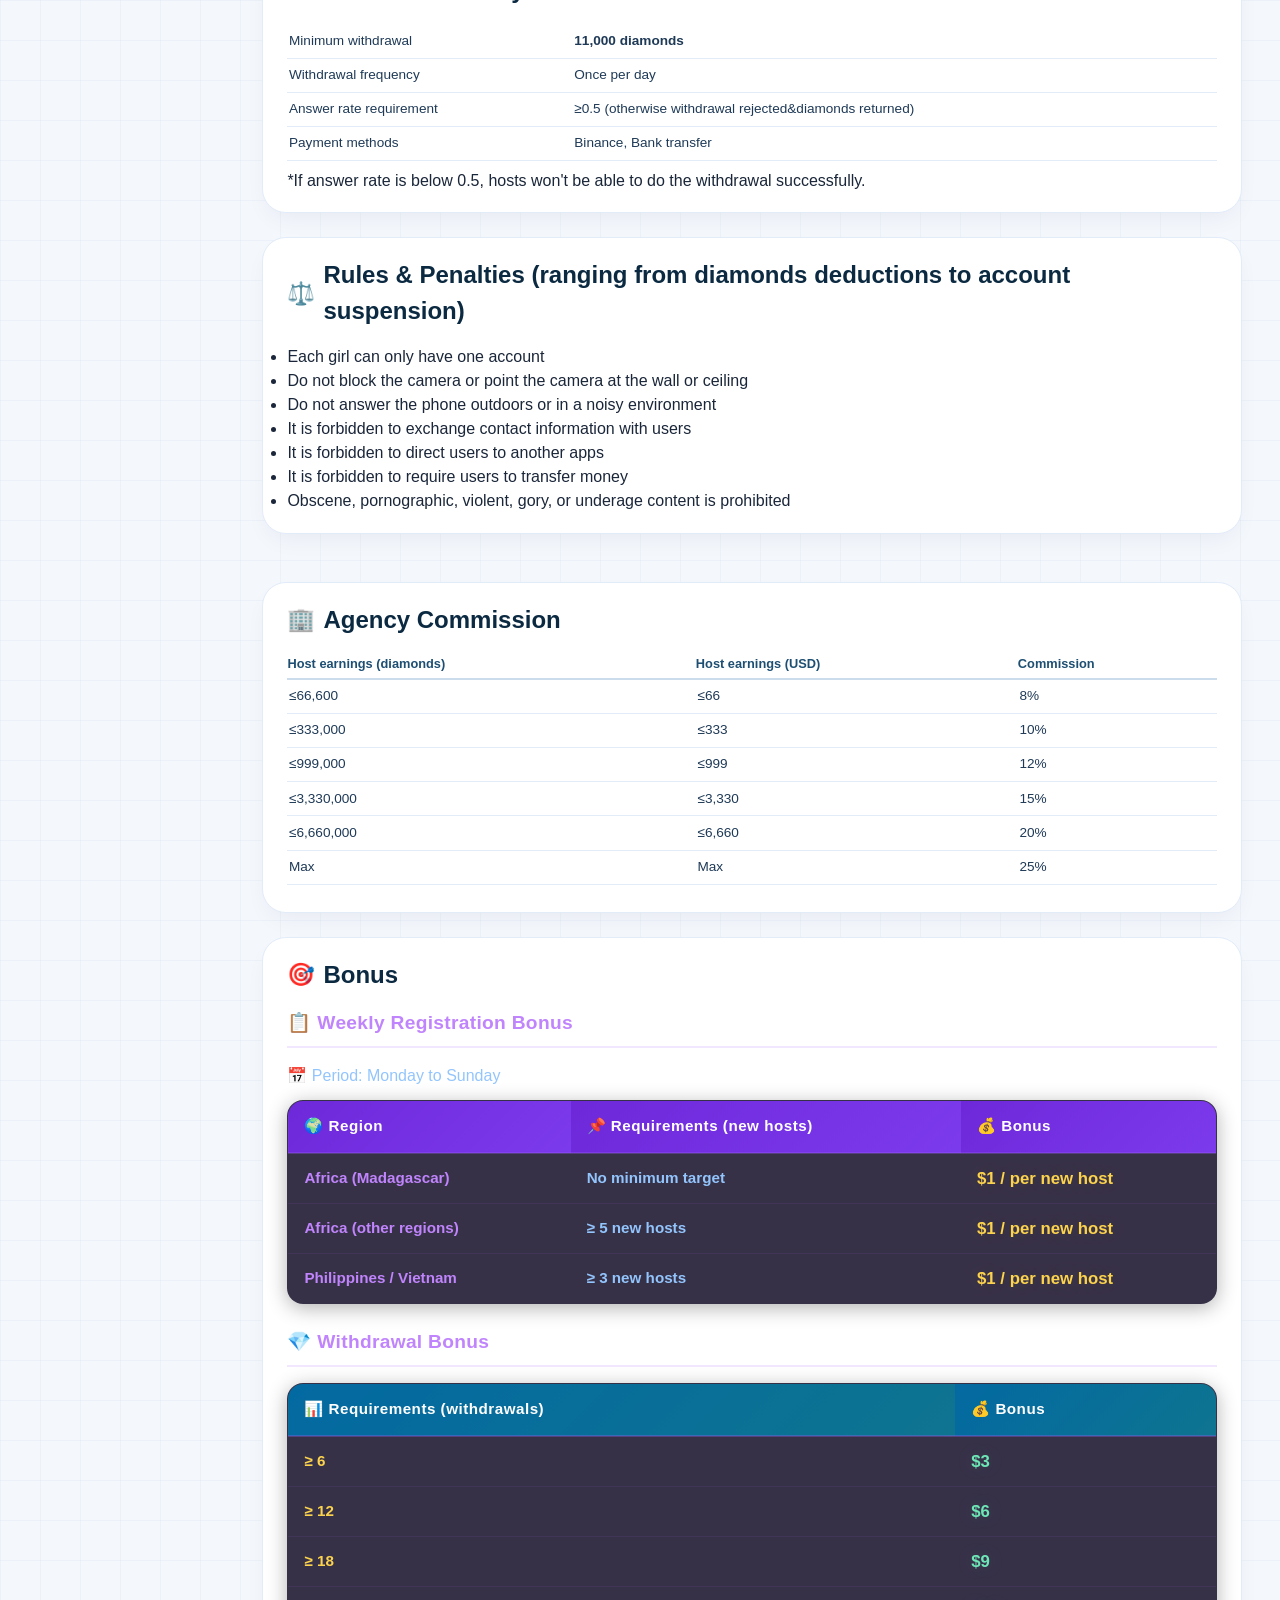
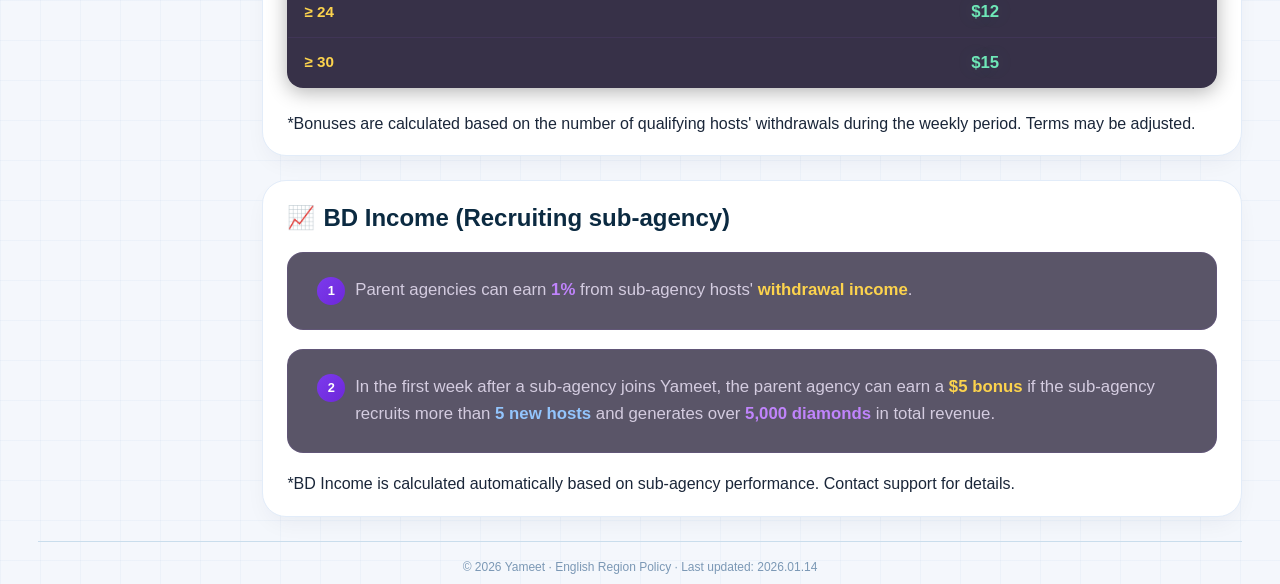
<file: yameetTh.html>
<!DOCTYPE html>
<html lang="th">
<head>
    <meta charset="UTF-8">
    <meta name="viewport" content="width=device-width, initial-scale=1.0, viewport-fit=cover">
    <title>Yameet · ภาษาไทย</title>
    <link rel="icon" href="yameetAnchor.png" type="image/png">
    <link rel="stylesheet" href="yameet.css">
</head>
<body>
    <nav class="fixed-nav" id="mainNav">
        <div class="nav-left">
            <div class="logo-area">YAMEET</div>
            <div class="nav-menu">
                <a href="#" onclick="openLine(); return false;">ติดต่อเรา</a>
                    <script>
                    function openLine() {
                        const lineId = 'yameet-admin';
                        const lineUrl = `https://line.me/R/ti/p/~${lineId}`;
                        
                        // 尝试打开Line
                        window.open(lineUrl, '_blank');
                        
                        // 或者直接跳转
                        // window.location.href = lineUrl;
                    }
                    </script>
                <a href="https://bd.nanas.vip/bd/register?type=0" target="_blank" class="join-btn">ลงทะเบียนเอเจนซี่</a>
                <a href="https://bd.nanas.vip/bd/login" target="_blank">เข้าสู่ระบบเอเจนซี่</a>
                <a href="https://ym.nanas.vip/chat/download" target="_blank">พิธีกร.apk</a>
            </div>
        </div>
        <div class="lang-selector">
            <select id="regionSelect" onchange="switchRegion(this.value)">
                <option value="index.html" selected>🇬🇧 English</option>
                <option value="yameetEs.html">🇪🇸 Español</option>
                <option value="yameetPt.html">🇧🇷 Português</option>
                <option value="yameetTh.html">🇹🇭 ภาษาไทย</option>
                <option value="yameetAr.html">🇸🇦 العربية</option>
                <option value="yameetTr.html">🇹🇷 Türkçe</option>
                <option value="yameetId.html">🇮🇩 Indonesia</option>
            </select>
        </div>
    </nav>

    <div class="hero-banner">
        <span class="region-tag">🇹🇭 ประเทศไทย</span>
        <h1>นโยบายสำหรับวีเจและเอเจนซี่</h1>
        <div class="applicable-countries">
            🌍 ใช้สำหรับ: ประเทศไทย, ลาว, กัมพูชา, เมียนมาร์ (ชุมชนผู้ใช้ภาษาไทย)
        </div>
    </div>

    <div class="policy-container">
        <aside class="policy-toc">
            <h4>📋 สารบัญด่วน</h4>
            <ul class="toc-list">
                <!-- 1. แพลตฟอร์ม & คุณสมบัติ (保持不变) -->
                <li><a href="#about">1. แพลตฟอร์ม & คุณสมบัติ</a></li>
                <!-- 7. ขั้นตอนการสมัคร (从第7位移到第2位) -->
                <li><a href="#process">2. ขั้นตอนการสมัคร</a></li>
                <!-- สำหรับเด็กผู้หญิง (大标题) -->
                <li class="section-head" style="cursor: default; color: #a855f7; font-weight: 700; padding: 0.3rem 0.4rem; margin-top: 0.5rem; border-bottom: 1px dashed rgba(160, 100, 255, 0.15);">👩🏻 สำหรับเด็กผู้หญิง</li>
                <!-- 以下4项缩进，放在 สำหรับเด็กผู้หญิง 下面 -->
                <li><a href="#call-income" class="sub-item">รายได้จากการโทร</a></li>
                <li><a href="#tasks" class="sub-item">ภารกิจและโบนัส</a></li>
                <li><a href="#withdraw" class="sub-item">กฎการถอนเงิน</a></li>
                <li><a href="#regulations" class="sub-item">กฎระเบียบและบทลงโทษ</a></li>
                <!-- สำหรับเอเจนซี่ (大标题) -->
                <li class="section-head" style="cursor: default; color: #a855f7; font-weight: 700; padding: 0.3rem 0.4rem; margin-top: 0.5rem; border-bottom: 1px dashed rgba(160, 100, 255, 0.15);">🏢 สำหรับเอเจนซี่</li>
                <!-- ค่าคอมมิชชั่นเอเจนซี่ 缩进，放在 สำหรับเอเจนซี่ 下面 -->
                <li><a href="#agency" class="sub-item">ค่าคอมมิชชั่นเอเจนซี่</a></li>
            </ul>
        </aside>

        <div class="policy-content">
            <!-- ===== 第1部分：แพลตฟอร์ม & คุณสมบัติ ===== -->
            <section id="about" class="policy-card">
                <div class="card-header">
                    <span class="icon">📌</span>
                    <h2>เกี่ยวกับ Yameet และคุณสมบัติของวีเจ</h2>
                </div>
                <div class="grid-2col">
                    <div class="stat-badge">
                        <p>🌍 ผู้ใช้งานประจำวัน</p>
                        <div class="value">1M+</div>
                        <p style="margin-top:0.5rem;">วิดีโอคอล 1v1 + ถ่ายทอดสด · ดำเนินงานมากว่า 5 ปี</p>
                    </div>
                    <div class="stat-badge">
                        <p>👩🏻 คุณสมบัติวีเจ</p>
                        <div class="value">18-35 ปี</div>
                        <p style="margin-top:0.5rem;">สวย น่ารัก พูดเก่ง มีประสบการณ์<br>1v1 หรือถ่ายทอดสด</p>
                    </div>
                </div>
                <div class="footnote">*วีเจหนึ่งคนมีได้เพียงหนึ่งบัญชีเท่านั้น ต้องผ่านการยืนยันตัวตนด้วยใบหน้า</div>
            </section>

            <!-- ===== 第2部分：ขั้นตอนการสมัคร (从第7位移到这里) ===== -->
            <section id="process" class="policy-card">
                <div class="card-header">
                    <span class="icon">📱</span>
                    <h2>ขั้นตอนการสมัครเป็นวีเจ</h2>
                </div>
                <ol>
                    <li>ใช้ Gmail ลงทะเบียนและเข้าสู่ระบบ YAMEET</li>
                    <li>แก้ไขข้อมูลส่วนตัว และกรอกรหัสเชิญ (รหัสเอเจนซี่)</li>
                    <li>ปฏิบัติตามคำแนะนำเพื่อทำการรับรองใบหน้าให้เสร็จสิ้น</li>
                    <li>หลังจากผ่านการรับรองใบหน้าแล้ว ให้อัปโหลดรูปโปรไฟล์และรูปภาพ 3 ภาพตามที่กำหนด (รูปจริงเท่านั้น)</li>
                    <li>คลิกรูปของขวัญ 'ภารกิจสำหรับสมาชิกใหม่'</li>
                    <li>ปฏิบัติตาม 'ภารกิจสำหรับสมาชิกใหม่' เพื่อทำเสร็จสิ้น และรับเพชร</li>
                    <li>หลังจากทำภารกิจสำหรับมือใหม่เสร็จแล้ว ฟีเจอร์ทั้งหมดจะถูกปลดล็อค</li>
                </ol>
                
                <p style="margin-top:1.5rem;"><strong>ขั้นตอนการถอนเงิน:</strong></p>
                <ol>
                    <li>หลังจากทำภารกิจสำหรับมือใหม่เสร็จแล้ว ให้กดเข้าไปที่หน้า 'ของฉัน'</li>
                    <li>กดที่ 'รายได้ของฉัน' เพื่อดูจำนวนเพชรที่ได้รับ</li>
                    <li>กด 'ถอนเงิน' และกรอกข้อมูลตามที่กำหนด (ชื่อ-นามสกุลต้องกรอกเป็น 'ภาษาอังกฤษ')</li>
                    <li>หลังจากกรอกข้อมูลวิธีการรับเงินเสร็จแล้ว ให้คลิกที่ 'ถอนเงิน' ทุกครั้งที่ถอนเงิน ต้องมีเพชร ≥ 7,000 เพชร</li>
                    <li>กด "ยืนยัน" แล้วระบบจะสร้างออเดอร์</li>
                </ol>
                
                <p class="footnote">*หากต้องการให้แอดมินช่วยตรวจสอบ กรุณาส่ง 'รหัสการถอน' ให้แอดมิน</p>
            </section>

            <!-- ===== สำหรับเด็กผู้หญิง 锚点 ===== -->
            <div id="samrab-dekphuying" style="scroll-margin-top: 90px;"></div>

            <!-- ===== 第3部分：รายได้จากการโทร (移到 สำหรับเด็กผู้หญิง 下面) ===== -->
            <section id="call-income" class="policy-card">
                <div class="card-header">
                    <span class="icon">📞</span>
                    <h2>รายได้จากการโทรวิดีโอ</h2>
                </div>

                <p><strong>1,000 เพชร = 1.5$ = 45 บาท (ประมาณ) </strong></p>
                <p><strong>1,000 เพชร = 1.5 ดอลลาร์ = 31,000 กีบลาว (ประมาณ)</strong></p>
                
                <table class="simple-table">
                    <tr>
                        <th>ประเภทการโทร</th>
                        <th>อัตรารายได้ (เพชร)</th>
                    </tr>
                    <tr><td>การโทรวิดีโอส่วนตัวทั่วไป</td><td>30-60 เพชร/นาที</td></tr>
                    <tr><td>การโทรวิดีโอแมตช์</td><td>20 วินาทีแรก: ได้ 1 เพชร หลังจากนั้นได้ 1 เพชร ทุกๆ 4 วินาที</td></tr>
                    <tr><td>เพชรจากของขวัญ</td><td>อัตราส่วน 1:1 (จำนวนเพชรที่ได้รับเท่ากับราคาของขวัญ)</td></tr>
                </table>
                
                <p style="margin-top:1rem;"><span class="badge">หมายเหตุ</span></p>
                <ul>
                    <li>เวลาที่คอลไม่ถึง10วินาทีนั้น จะคิดเป็น10วินาทีให้ หากสายนี้≤30วินาที วีจะไม่สามารถรับเพชร</li>
                    <li>ตอนนี้มีสาย2แบบ เป็นนาทีละ30เพชร ผู้ใช้โทร30เพชรนาที วีรับ30เพชรนาที กับ เป็นผู้ใช้โทร60เพชรนาที วีรับ60เพชรนาที โทร60เพชรนาที เป็นส่วนใหญ่</li>
                </ul>
                
                <p style="margin-top:1rem;"><span class="badge">ข้อความแชท</span> ในเวลาที่คุณแชทข้อความกับผู้ใช้ ผู้ใช้ตอบกลับข้อความของคุณ คุณจะได้รับเพชรเป็นรายได้</p>
                
                <p class="footnote">*หากอัตราตอบที่มีประสิทธิภาพ ≤ 0.5 การถอนเงินจะเข้าสู่กระบวนการตรวจสอบ</p>
            </section>

            <!-- ===== 第4部分：ภารกิจและโบนัส (移到 สำหรับเด็กผู้หญิง 下面) ===== -->
            <section id="tasks" class="policy-card">
                <div class="card-header">
                    <span class="icon">🎁</span>
                    <h2>ภารกิจและโบนัส</h2>
                </div>
                
                <p><strong>🆕 ภารกิจสำหรับสมาชิกใหม่</strong></p>
                <ul>
                    <li>ทำภารกิจสำหรับมือใหม่ให้เสร็จ → รับ 500 เพชร</li>
                    <li>หลังจากทำภารกิจสำหรับมือใหม่เสร็จแล้ว ถึงจะปลดล็อคฟีเจอร์ทั้งหมด</li>
                </ul>
                
                <p style="margin-top:1rem;"><strong>📸 ภารกิจประจำวัน</strong></p>
                <p style="font-size: 1.6rem; font-weight: 700; color: #003f6b;">4000+ เพชร</p>
                <p>อัปโหลดรูปภาพ (วันละครั้ง)</p>
                
                <p style="margin-top:1rem;"><strong>🎯 ภารกิจจับคู่ (Match) กับ ไลฟ์สด (Live)</strong></p>
                <ul>
                    <li>คลิกที่ 'จับคู่' หรือ 'เปิดเพื่อไลฟ์สด' เพื่อทำงานประจำวันให้สำเร็จ จะได้รับ 60-2000เพชร เพิ่มมากขึ้น</li>
                </ul>
                
                <div class="footnote">
                    *ภารกิจและกิจกรรมอาจมีการปรับเปลี่ยน กรุณาตรวจสอบในแอปพลิเคชัน
                </div>
            </section>

            <!-- ===== 第5部分：กฎการถอนเงิน (移到 สำหรับเด็กผู้หญิง 下面) ===== -->
            <section id="withdraw" class="policy-card">
                <div class="card-header">
                    <span class="icon">💳</span>
                    <h2>กฎการถอนเงิน</h2>
                </div>
                
                <table class="simple-table">
                    <tr>
                        <td>เพชรขั้นต่ำในการถอน</td>
                        <td><strong>7,000 เพชร</strong></td>
                    </tr>
                    <tr>
                        <td>ความถี่ในการถอน</td>
                        <td>วันละครั้ง</td>
                    </tr>
                </table>
                
                <p style="margin-top:1.5rem;"><strong>ขั้นตอนการถอนเงิน:</strong></p>
                <ol>
                    <li>กดเข้าไปที่หน้า 'ของฉัน'</li>
                    <li>กดที่ 'รายได้ของฉัน' เพื่อดูจำนวนเพชรที่ได้รับ</li>
                    <li>กด 'ถอนเงิน' และกรอกข้อมูลตามที่กำหนด (ชื่อ-นามสกุลต้องกรอกเป็น 'ภาษาอังกฤษ')</li>
                    <li>หลังจากกรอกข้อมูลวิธีการรับเงินเสร็จแล้ว ให้คลิกที่ 'ถอนเงิน' ทุกครั้งที่ถอนเงิน ต้องมีเพชร ≥ 7,000 เพชร</li>
                    <li>กด "ยืนยัน" แล้วระบบจะสร้างออเดอร์</li>
                </ol>
                
                <p style="margin-top:1.5rem;"><strong>หมายเลขการถอน:</strong> หากต้องการให้แอดมินช่วยตรวจสอบ กรุณาส่ง 'รหัสการถอน' ให้แอดมิน</p>
                
                <p style="margin-top:1.5rem;"><strong>ข้อสำคัญ:</strong> ระบบรับประกันเฉพาะการโอนเงินเข้าบัญชีที่คุณส่งมาเท่านั้น หากเกิดข้อผิดพลาดใดๆ ขึ้น คุณจะต้องรับผิดชอบด้วยตนเอง</p>
                <p> กรณีเลือกถอนเงินเป็นสกุลกีบลาว จะต้องรอระยะเวลาดำเนินการ 1-3 วันทำการ</p>

                <p style="margin-top:1.5rem;"><strong>อัตราตอบรับ (Answer Rate):</strong></p>
                <ul>
                    <li>หากอัตราตอบที่มีประสิทธิภาพ ≤ 0.5 การถอนเงินจะเข้าสู่กระบวนการตรวจสอบ โดยเงินจะโอนหลังการอนุมัติ</li>
                    <li>ขณะที่วีเจกำลังดำเนินการถอนเงินด้วยตนเอง หากแอดมินตรวจพบว่าวีเจมีพฤติกรรมผิดกติกาในระยะเวลาที่ผ่านมา แอดมินมีสิทธิ์ที่จะหักเพชรของวีเจตามที่กำหนด พร้อมทั้งระงับบัญชีของวีเจรายดังกล่าว</li>
                </ul>
                
                <p class="footnote">*ระยะเวลารับเงิน: 1-3 วันทำการ</p>
            </section>

            <!-- ===== 第6部分：กฎระเบียบและบทลงโทษ (移到 สำหรับเด็กผู้หญิง 下面) ===== -->
            <section id="regulations" class="policy-card">
                <div class="card-header">
                    <span class="icon">⚖️</span>
                    <h2>กฎระเบียบและบทลงโทษ</h2>
                </div>
                
                <p><strong>📋 มาตรฐานของรูปวีเจ:</strong></p>
                <ul>
                    <li>ห้ามวางวิดีโอคอลผู้ใช้โดยไม่มีเหตุผลที่เหมาะสม วางสายผู้ใช้จะไม่ได้เพชร</li>
                    <li>ห้ามวีเจบันทึกวิดีโอการโทรของผู้ใช้หรือข่มขู่ผู้ใช้ เมื่อค้นพบแล้วแบนทันที</li>
                    <li>ห้ามปิดกล้องหรือหันโทรศัพท์ไปที่ท้องฟ้าหรือผนัง</li>
                    <li>ห้ามเชิญผู้ใช้เข้าสู่แอปพลิเคชั่นอื่น เช่น แอปถ่ายทอดสดอื่น แอปวิดีโอแชท ฯลฯ เมื่อค้นพบก็จะถูกแบนทันที</li>
                    <li>ห้ามเผยแพร่เนื้อหาที่ผิดกฎหมายที่เกี่ยวข้องกับภาพลามกอนาจาร การเมือง ศาสนา ลัทธิ แนวคิดสุดโต่ง</li>
                    <li>ห้ามหลอกลวงผู้ใช้ในทุกรูปแบบใด ๆ หรือหลอกลวงผู้ใช้ในนามของ Yameet ฯลฯ</li>
                    <li>ห้ามใช้แอปเพื่อทำธุรกรรม เช่น การขอให้ผู้ใช้โอนเงิน เดิมเงิน ฯลฯ</li>
                    <li>ห้ามให้ข้อมูลส่วนบุคคลหรือข้อมูลส่วนตัวอื่น ๆ แก่ผู้ใช้ เช่น ที่อยู่บ้าน บัญชีธนาคาร หมายเลขโทรศัพท์มือถือ ไอดี line facebook instagram tiktok และข้อมูลอื่น ๆ ที่ไม่เปิดเผยต่อสาธารณะ และห้ามแอดไอดีผู้ใช้</li>
                    <li>ห้ามเอาข้อมูลทางการของ Yameet ไปบอกผู้ใช้ และห้ามเผยแพร่ข้อมูลติดต่อวีเจและข้อมูลที่เป็นความลับส่วนตัว/ของบริษัทแก่ผู้ใช้</li>
                    <li>ห้ามไลฟ์ที่สถานที่สาธารณะ เช่น สถานที่ทำงาน สี่เหลี่ยม รถยนต์ ร้านอาหาร ฯลฯ</li>
                    <li>ห้ามตั้งชื่อหรือสถานะที่ไม่เหมาะสม และส่งเนื้อหาที่ไม่เหมาะสมไปยังผู้ใช้ เช่น เนื้อหาเกี่ยวกับภาพลามกอนาจาร ความรุนแรง คำแนะนำทางเพศ ข้อมูลการชำระเงิน ท่าทางทางเพศ (อย่างทำมือ OK) ฯลฯ</li>
                </ul>
                
                <p style="margin-top:1.5rem;"><strong>📋 ตารางบทลงโทษ</strong></p>
                <table class="simple-table">
                    <tr>
                        <th>หมายเลข</th>
                        <th>การละเมิด</th>
                        <th>ค่าปรับครั้งที่ 1</th>
                        <th>การทำโทษครั้งที่ 1</th>
                        <th>ค่าปรับครั้งที่ 2-4</th>
                        <th>การทำโทษครั้งที่ 2-4</th>
                    </tr>
                    <tr>
                        <td>1</td>
                        <td>ปิดกล้องหรือไม่แสดงหน้าเต็ม, ทำท่าที่ไร้มารยาทต่อผู้ใช้, มีคนผู้ใหญ่เข้าอยู่ในกล้อง</td>
                        <td>-500</td>
                        <td>แบน4ชั่วโมง</td>
                        <td>-1000</td>
                        <td>แบน6ชั่วโมง</td>
                    </tr>
                    <tr>
                        <td>2</td>
                        <td>ให้วิธีการติดต่อแก่ผู้ใช้ (ID-line facebook instagram ฯลฯ)</td>
                        <td>-2000</td>
                        <td>แบน12ชั่วโมง</td>
                        <td>-4000</td>
                        <td>แบน24ชั่วโมง</td>
                    </tr>
                    <tr>
                        <td>3</td>
                        <td>ขอผู้ใช้หรือได้รับการโอนเงินของผู้ใช้ (โอนเงิน โอนเข้าบัญชี ฯลฯ)</td>
                        <td>-2000</td>
                        <td>แบน12ชั่วโมง</td>
                        <td>-4000</td>
                        <td>แบน24ชั่วโมง</td>
                    </tr>
                    <tr>
                        <td>4</td>
                        <td>ดึงผู้ใช้ไปยังแอปอื่น (แอปถ่ายทอดสด หรือผลิตภัณฑ์ที่แข่งขัน)</td>
                        <td>-2000</td>
                        <td>แบน12ชั่วโมง</td>
                        <td>-4000</td>
                        <td>แบน24ชั่วโมง</td>
                    </tr>
                    <tr>
                        <td>5</td>
                        <td>ห้ามมีเด็กเข้าไปในกล้องระหว่างคอลวิดีโอ</td>
                        <td>-3000</td>
                        <td>แบน24ชั่วโมง</td>
                        <td>-6000</td>
                        <td>แบน48ชั่วโมง</td>
                    </tr>
                </table>
                
                <p style="margin-top:1.5rem;"><strong>หมายเหตุ:</strong> ขณะที่วีเจกำลังดำเนินการถอนเงินด้วยตนเอง หากแอดมินตรวจพบว่าวีเจมีพฤติกรรมผิดกติกาในระยะเวลาที่ผ่านมา แอดมินมีสิทธิ์ที่จะหักเพชรของวีเจตามที่กำหนด พร้อมทั้งระงับบัญชีของวีเจรายดังกล่าว</p>
                
                <p class="footnote">*เนื้อหาของข้อบังคับนี้ใช้กับ Yameet วีเจทั้งหมด บทลงโทษที่เกี่ยวข้องจะพิจารณาจากการละเมิด หากการกระทำนั้นผิดกฎหมาย จะต้องรับผิดตามกฎหมายไทยที่กำหนดไว้</p>
            </section>

            <!-- ===== สำหรับเอเจนซี่ 锚点 ===== -->
            <div id="samrab-echensi" style="scroll-margin-top: 90px;"></div>

            <!-- ===== 第7部分：ค่าคอมมิชชั่นเอเจนซี่ (移到 สำหรับเอเจนซี่ 下面) ===== -->
            <section id="agency" class="policy-card">
                <div class="card-header">
                    <span class="icon">🏢</span>
                    <h2>ค่าคอมมิชชั่นเอเจนซี่</h2>
                </div>
                <table class="simple-table">

                    <tr>
                        <th class="th-text">รายได้ร่วมทั้งหมดของวีเจ</th>
                        <th class="th-text">เปอร์เซ็นของโบนัสที่สังกัดได้</th>
                    </tr>
                    <tr>
                        <td class="th-text">$3 - $300</td>
                        <td class="th-text">10%</td>
                    </tr>
                    <tr>
                        <td class="th-text">$301 - $800</td>
                        <td class="th-text">12%</td>
                    </tr>
                    <tr>
                        <td class="th-text">$801 - $1300</td>
                        <td class="th-text">14%</td>
                    </tr>
                    <tr>
                        <td class="th-text">≥ $1301</td>
                        <td class="th-text">16%</td>
                    </tr>
                    <!-- สังเกต แถว (ตามภาพ) -->
                    <tr class="note-row">
                        <td colspan="2" class="th-text" style="display: flex; align-items: center; gap: 6px;">
                            <span>🔍 สังเกต</span> 
                            รายได้สังกัดมาจากวีเจที่ทำการถอนเงินด้วยตนเองทุกสัปดาห์
                        </td>
                    </tr>
                        
                </table>
                
                <p style="margin-top:1.5rem;"><strong>หากรายไดทงหมดของสงกดในสปดาหน＜100บาทรายไดสปดาหนจะไมจายและสะสมถงสปดาหหนาแตหากสะสมถงสปดาหหนายงนอยกวา100บาทรายไดสงกดทงสองสปดาหนจะไมจาย</strong> </p>
                
                <p class="footnote">*กรุณาตรวจสอบรายละเอียดค่าคอมมิชชั่นกับผู้ดูแลเอเจนซี่ของคุณ</p>
            </section>
        </div>
    </div>

    <div class="footer-note">
        © 2026 Yameet · นโยบายภาษาไทย · อัปเดตล่าสุด: 2026.01.14
</div>

<script>
// 语言映射表
const languageMap = {
    'en': 'index.html',
    'en-US': 'index.html',
    'en-GB': 'index.html',
    'es': 'yameetEs.html',
    'es-ES': 'yameetEs.html',
    'pt': 'yameetPt.html',
    'pt-BR': 'yameetPt.html',
    'th': 'yameetTh.html',
    'th-TH': 'yameetTh.html',
    'ar': 'yameetAr.html',
    'ar-SA': 'yameetAr.html',
    'tr': 'yameetTr.html',
    'tr-TR': 'yameetTr.html',
    'id': 'yameetId.html',
    'id-ID': 'yameetId.html'
};

function getCurrentPage() {
    const path = window.location.pathname;
    const fileName = path.substring(path.lastIndexOf('/') + 1);
    return fileName || 'index.html';
}

function getLanguagePage() {
    const browserLang = navigator.language || navigator.userLanguage;
    if (languageMap[browserLang]) return languageMap[browserLang];
    const mainLang = browserLang.split('-')[0];
    if (languageMap[mainLang]) return languageMap[mainLang];
    return 'index.html';
}

function autoSwitchByLanguage() {
    const currentPage = getCurrentPage();
    const targetPage = getLanguagePage();
    if (currentPage !== targetPage && !sessionStorage.getItem('redirected')) {
        sessionStorage.setItem('redirected', 'true');
        window.location.href = targetPage;
    }
}

autoSwitchByLanguage();
</script>

<script src="yameet.js"></script>
</body>
</html>
</file>
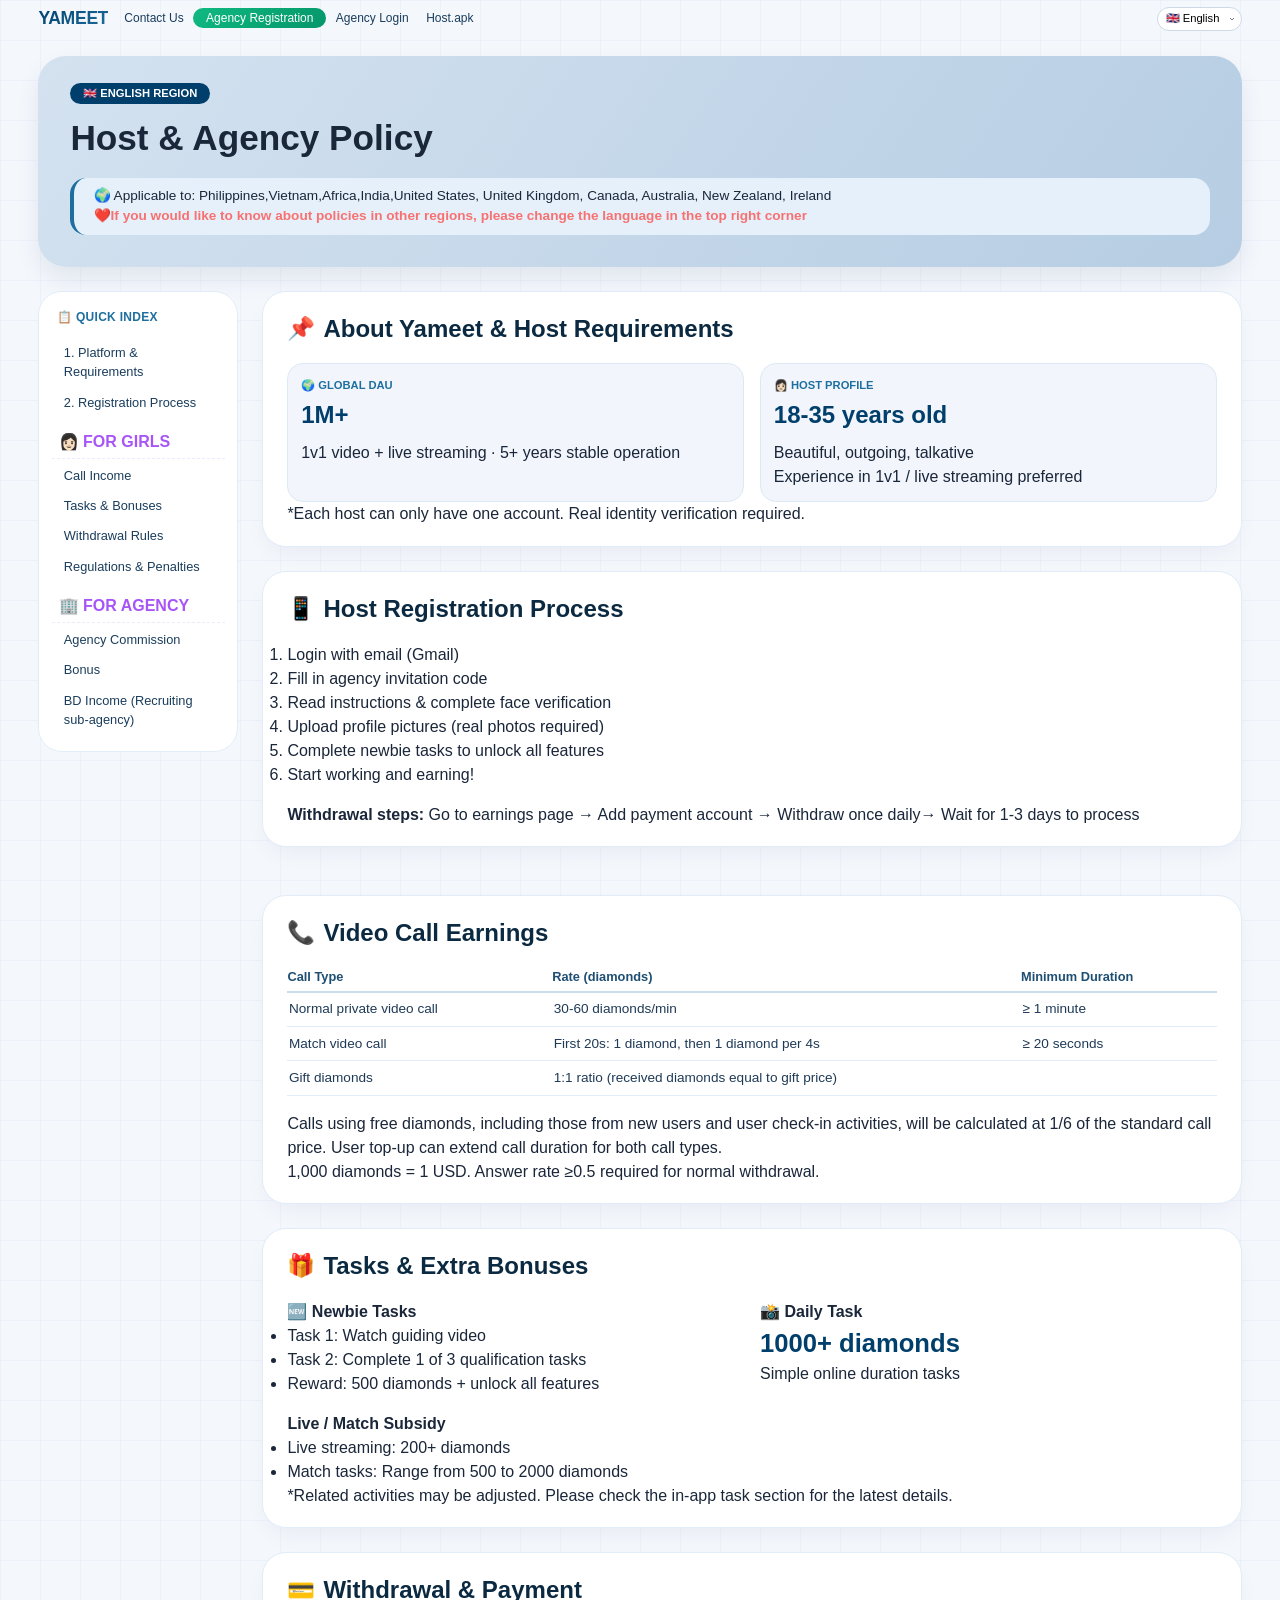
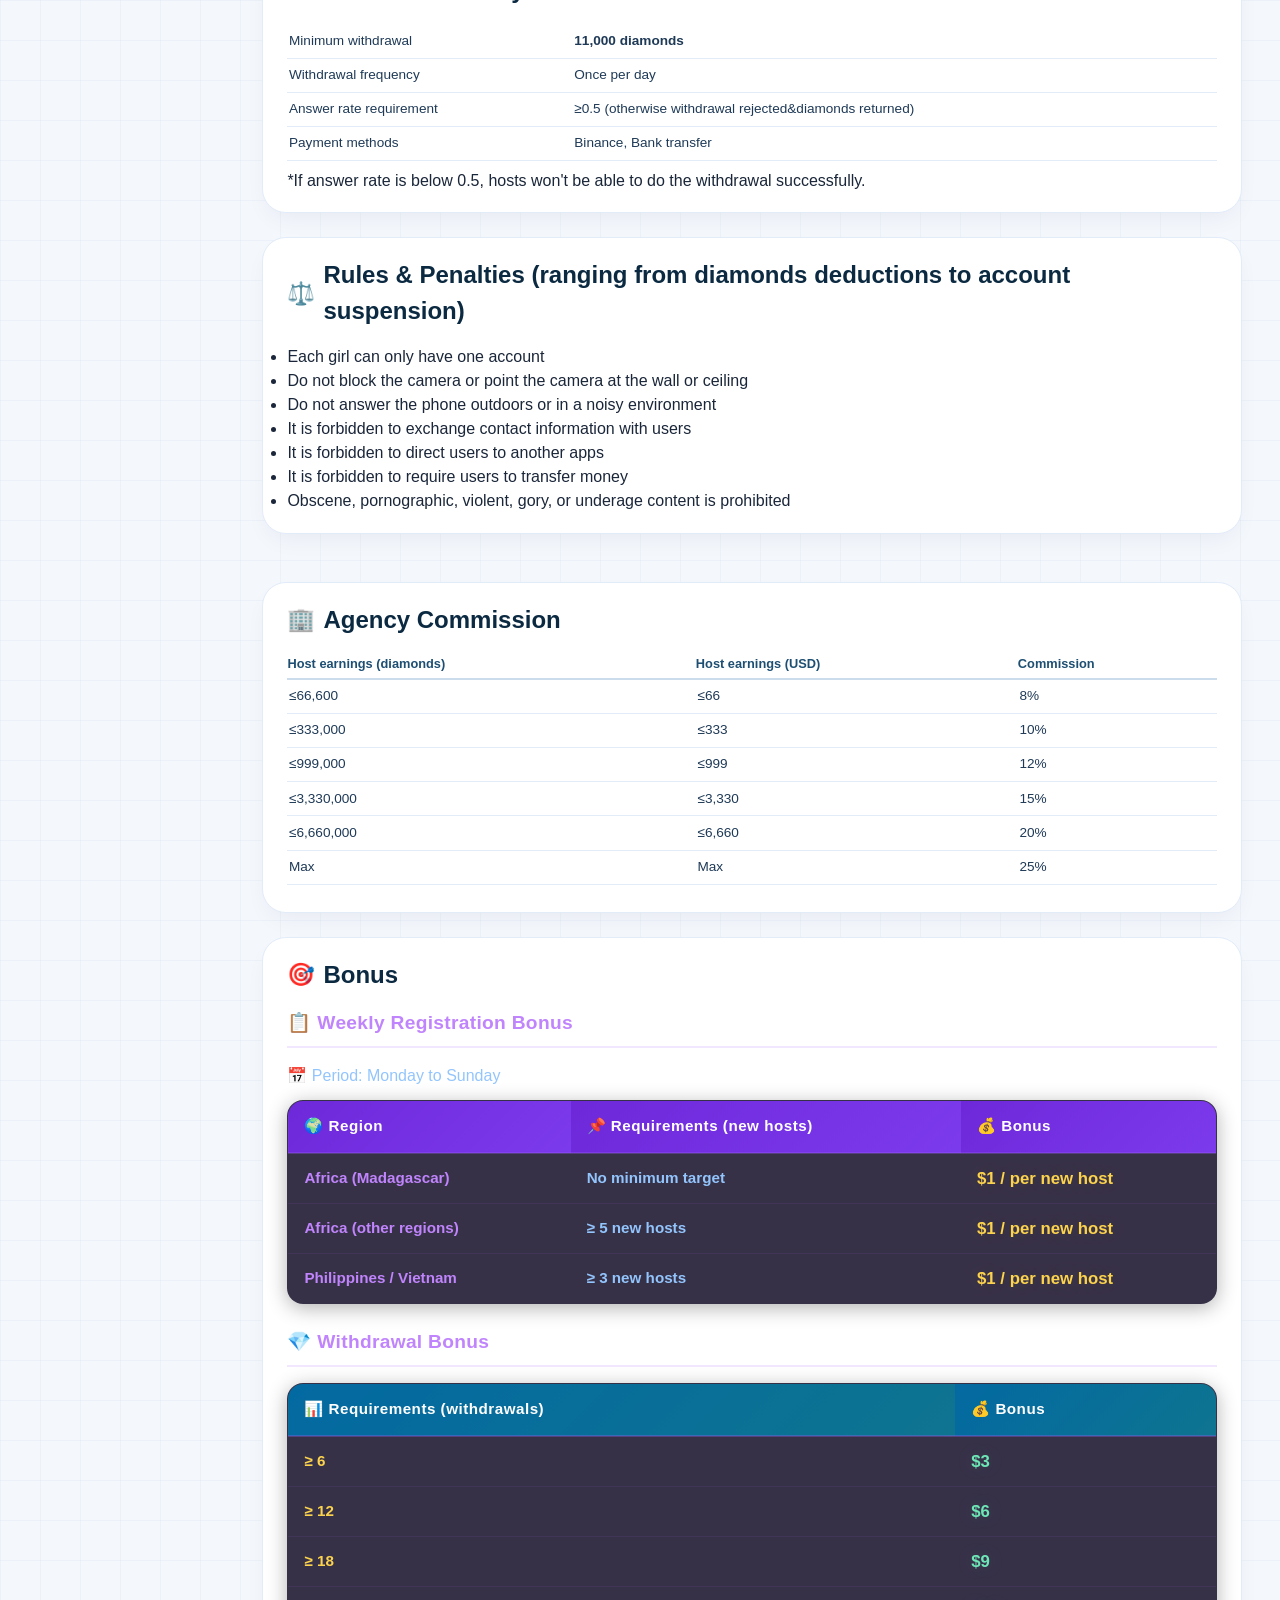
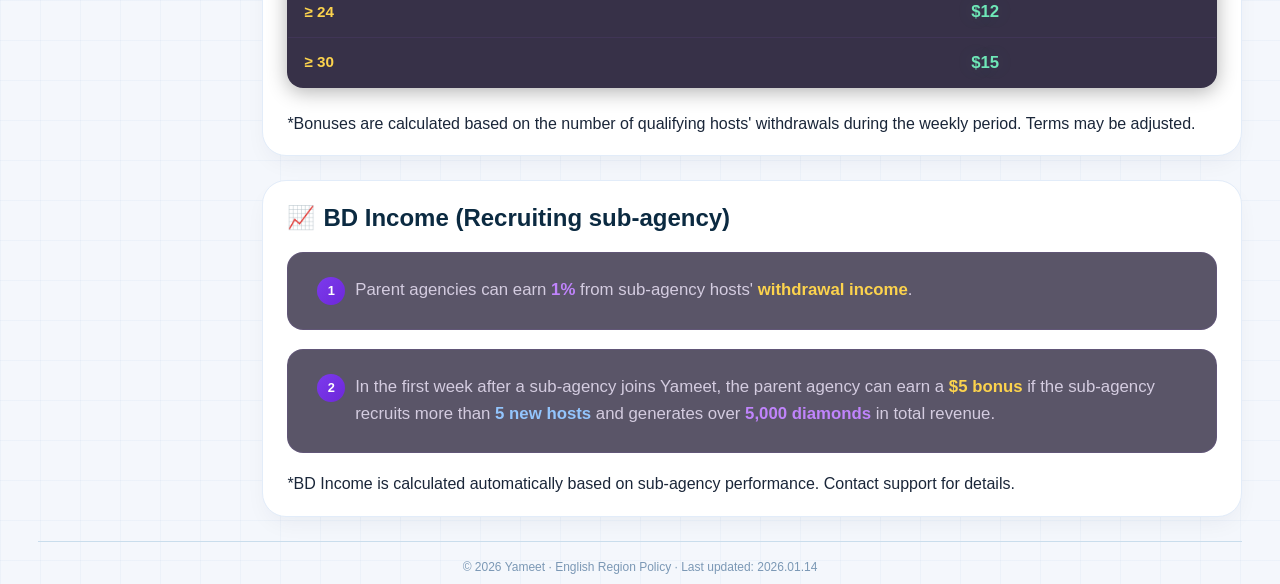
<file: yameetTr.html>
<!DOCTYPE html>
<html lang="tr">
<head>
    <meta charset="UTF-8">
    <meta name="viewport" content="width=device-width, initial-scale=1.0, viewport-fit=cover">
    <title>Yameet · Türkiye Region</title>
    <link rel="icon" href="yameetAnchor.png" type="image/png">
    <link rel="stylesheet" href="yameet.css">
</head>
<body>
    <nav class="fixed-nav" id="mainNav">
        <div class="nav-left">
            <div class="logo-area">YAMEET</div>
            <div class="nav-menu">
                <a href="https://wa.me/447845988318" target="_blank">Bize Ulaşın</a>
                <a href="https://bd.nanas.vip/bd/register?type=0" target="_blank" class="join-btn">Ajans Kaydı</a>
                <a href="https://bd.nanas.vip/bd/login" target="_blank">Ajans Girişi</a>
                <a href="https://ym.nanas.vip/chat/download" target="_blank">Yayıncı.apk</a>
            </div>
        </div>
        <div class="lang-selector">
            <select id="regionSelect" onchange="switchRegion(this.value)">
                <option value="index.html" selected>🇬🇧 English</option>
                <option value="yameetEs.html">🇪🇸 Español</option>
                <option value="yameetPt.html">🇧🇷 Português</option>
                <option value="yameetTh.html">🇹🇭 ภาษาไทย</option>
                <option value="yameetAr.html">🇸🇦 العربية</option>
                <option value="yameetTr.html">🇹🇷 Türkçe</option>
                <option value="yameetId.html">🇮🇩 Indonesia</option>
            </select>
        </div>
    </nav>

    <div class="hero-banner">
        <span class="region-tag">🇹🇷 TÜRKİYE BÖLGESİ</span>
        <h1>Yayıncı ve Ajans Politikası</h1>
        <div class="applicable-countries">
            🌍 Uygulandığı Ülkeler: Türkiye, Azerbaycan, Kuzey Kıbrıs Türk Cumhuriyeti
        </div>
    </div>

    <div class="policy-container">
        <aside class="policy-toc">
            <h4>📋 HIZLI İNDEKS</h4>
            <ul class="toc-list">
                <!-- 1. Platform & Gereksinimler (保持不变) -->
                <li><a href="#about">1. Platform & Gereksinimler</a></li>
                <!-- 7. Kayıt Süreci (从第7位移到第2位) -->
                <li><a href="#process">2. Kayıt Süreci</a></li>
                <!-- Kızlar için (大标题) -->
                <li class="section-head" style="cursor: default; color: #a855f7; font-weight: 700; padding: 0.3rem 0.4rem; margin-top: 0.5rem; border-bottom: 1px dashed rgba(160, 100, 255, 0.15);">👩🏻 Kızlar için</li>
                <!-- 以下4项缩进，放在 Kızlar için 下面 -->
                <li><a href="#call-income" class="sub-item">Görüşme Gelirleri</a></li>
                <li><a href="#tasks" class="sub-item">Görevler ve Bonuslar</a></li>
                <li><a href="#withdraw" class="sub-item">Para Çekme Kuralları</a></li>
                <li><a href="#regulations" class="sub-item">Kurallar ve Cezalar</a></li>
                <!-- Ajans için (大标题) -->
                <li class="section-head" style="cursor: default; color: #a855f7; font-weight: 700; padding: 0.3rem 0.4rem; margin-top: 0.5rem; border-bottom: 1px dashed rgba(160, 100, 255, 0.15);">🏢 Ajans için</li>
                <!-- Ajans Komisyonu 缩进，放在 Ajans için 下面 -->
                <li><a href="#agency" class="sub-item"> Ajans Komisyonu</a></li>
            </ul>
        </aside>

        <div class="policy-content">
            <!-- ===== 第1部分：Platform & Gereksinimler ===== -->
            <section id="about" class="policy-card">
                <div class="card-header">
                    <span class="icon">📌</span>
                    <h2>Yameet ve Yayıncı Gereksinimleri</h2>
                </div>
                <div class="grid-2col">
                    <div class="stat-badge">
                        <p>🌍 GÜNLÜK AKTİF KULLANICI</p>
                        <div class="value">1M+</div>
                        <p style="margin-top:0.5rem;">1v1 görüntülü sohbet + canlı yayın · 5+ yıldır istikrarlı operasyon</p>
                    </div>
                    <div class="stat-badge">
                        <p>👩🏻 YAYINCI PROFİLİ</p>
                        <div class="value">18-35 yaş</div>
                        <p style="margin-top:0.5rem;">Güzel, konuşkan, arkadaş canlısı,<br>iletişim kurabilen 1v1 görüşmede tecrübeli</p>
                    </div>
                </div>
                <div class="footnote">*Her yayıncı yalnız bir hesap kullanabilir. Gerçek kimlik doğrulaması gereklidir.</div>
            </section>

            <!-- ===== 第2部分：Kayıt Süreci (从第7位移到这里) ===== -->
            <section id="process" class="policy-card">
                <div class="card-header">
                    <span class="icon">📱</span>
                    <h2>Yayıncı Kayıt Süreci</h2>
                </div>
                <ol>
                    <li>Google e-posta hesabınızla YAMEET uygulamasına kaydolun ve giriş yapın</li>
                    <li>Yayıncı kişisel bilgilerini ve ajans kodunu doldurun</li>
                    <li>Gerekliliklere göre yüz tanıma doğrulamasını gerçekleştirin</li>
                    <li>Yüz tanıma doğrulamasını geçtikten sonra, profil fotoğrafınızı ve üç adet fotoğraf yükleyin (Bir ünlü, fenomen ya da tanınmış kişiye ait fotoğraflar olmamalıdır)</li>
                    <li>"Hediye simgesi"ne tıklayarak yeni yayıncı iş rehberine girin ve tamamlayın</li>
                    <li>Yeni yayıncı iş rehberini tamamladıktan sonra, tüm işlevlerin kilidi açılır</li>
                </ol>
                <p style="margin-top:1rem;"><strong>Para çekme adımları:</strong> "Ana Sayfam" → "Kazançlarım" → "Para Çekme" → Ödeme hesap bilgilerinizi doldurun → Onaylayın</p>
            </section>

            <!-- ===== Kızlar için 锚点 ===== -->
            <div id="kizlar-icin" style="scroll-margin-top: 90px;"></div>

            <!-- ===== 第3部分：Görüşme Gelirleri (移到 Kızlar için 下面) ===== -->
            <section id="call-income" class="policy-card">
                <div class="card-header">
                    <span class="icon">📞</span>
                    <h2>Görüntülü Görüşme Gelirleri</h2>
                </div>
                <table class="simple-table">
                    <tr>
                        <th>Görüşme Tipi</th>
                        <th>Elmas Oranı</th>
                    </tr>
                    <tr>
                        <td>Normal görüşme</td>
                        <td>60 elmas/dk</td>
                    </tr>
                    <tr>
                        <td>Eşleşme görüşmesi</td>
                        <td>İlk 20sn: 1 elmas, sonra her 4sn: 1 elmas</td>
                    </tr>
                </table>
                
                <p style="margin-top:1rem;"><span class="badge">Yeni Kullanıcıdan Gelen Arama</span></p>
                <table class="simple-table">
                    <tr>
                        <th>Süre</th>
                        <th>Elmas</th>
                    </tr>
                    <tr><td>0-10s</td><td>1-2</td></tr>
                    <tr><td>11-20s</td><td>2-4</td></tr>
                    <tr><td>21-30s</td><td>3-6</td></tr>
                    <tr><td>31-40s</td><td>4-8</td></tr>
                    <tr><td>41-50s</td><td>5-10</td></tr>
                    <tr><td>51-60s</td><td>6-12</td></tr>
                </table>
                
                <p style="margin-top:1rem;"><span class="badge">Normal Gelen Arama (60 elmas/dk)</span></p>
                <table class="simple-table">
                    <tr>
                        <th>Süre</th>
                        <th>Elmas</th>
                    </tr>
                    <tr><td>0-10s</td><td>5-10</td></tr>
                    <tr><td>11-20s</td><td>10-20</td></tr>
                    <tr><td>21-30s</td><td>15-30</td></tr>
                    <tr><td>31-40s</td><td>20-40</td></tr>
                    <tr><td>41-50s</td><td>25-50</td></tr>
                    <tr><td>51-60s</td><td>30-60</td></tr>
                </table>
                
                <p><span class="badge">Albüm</span> Her gün albümünüze resim ekleyin ve 10 elmas kazanın (günde sadece 1 kez)</p>
                <p class="footnote">1000 elmas = 2 USD</p>
            </section>

            <!-- ===== 第4部分：Görevler ve Bonuslar (移到 Kızlar için 下面) ===== -->
            <section id="tasks" class="policy-card">
                <div class="card-header">
                    <span class="icon">🎁</span>
                    <h2>Görevler ve Bonuslar</h2>
                </div>
                
                <p><strong>🆕 Yeni Yayıncı Görevleri</strong></p>
                <ul>
                    <li>Yeni yayıncı iş rehberini tamamlayın</li>
                    <li>Ödül: 500 elmas + tüm işlevlerin kilidi açılır</li>
                </ul>
                
                <p style="margin-top:1rem;"><strong>📸 Günlük Görev</strong></p>
                <p style="font-size: 1.6rem; font-weight: 700; color: #003f6b;">10 elmas</p>
                <p>Albüme fotoğraf yükleme (günde 1 kez)</p>
                
                <p style="margin-top:1.5rem;"><strong>⏱️ Görüşme Süresi Ödülleri</strong></p>
                <table class="simple-table">
                    <tr>
                        <th>Görüşme Süresi</th>
                        <th>Ödül (elmas)</th>
                    </tr>
                    <tr><td>15 dakika ≥</td><td>150</td></tr>
                    <tr><td>25 dakika ≥</td><td>250</td></tr>
                    <tr><td>35 dakika ≥</td><td>400</td></tr>
                </table>
                
                <p style="margin-top:1.5rem;"><strong>📺 Canlı Yayın Ödülleri</strong></p>
                <table class="simple-table">
                    <tr>
                        <th>Canlı Yayın Süresi</th>
                        <th>Ödül (elmas)</th>
                    </tr>
                    <tr><td>1 saat ≥</td><td>100</td></tr>
                    <tr><td>2 saat ≥</td><td>200</td></tr>
                    <tr><td>4 saat ≥</td><td>500</td></tr>
                </table>
                
                <p style="margin-top:1.5rem;"><strong>🌙 Gece Bonusu (03:00 - 08:00 arası, Türkiye saati)</strong></p>
                <ul>
                    <li>2 saatten fazla çalışırsanız → 300 elmas (sadece 1V1 süresi)</li>
                    <li>4 saatten fazla çalışırsanız → 600 elmas (sadece 1V1 süresi)</li>
                    <li>Ödüller aynı gün dağıtılır</li>
                </ul>
                
                <p style="margin-top:1.5rem;"><strong>👑 Haftalık Yameet Kraliçesi</strong></p>
                <ul>
                    <li>Haftada 6 gün çevrimiçi olup, bu 6 gün boyunca günde 5 saat aktif olursanız → 10$ bonus (5000 elmas)</li>
                    <li>Canlı yayın süresi hesaplamaya dahil değildir (sadece 1V1)</li>
                    <li>Türkiye saatine göre hesaplanır 19:00-18:59</li>
                </ul>
                
                <div class="footnote">
                    *Görevler ve aktiviteler değişebilir. Güncel detaylar için uygulama içindeki görevler bölümünü kontrol edin.
                </div>
            </section>

            <!-- ===== 第5部分：Para Çekme Kuralları (移到 Kızlar için 下面) ===== -->
            <section id="withdraw" class="policy-card">
                <div class="card-header">
                    <span class="icon">💳</span>
                    <h2>Para Çekme Kuralları</h2>
                </div>
                <table class="simple-table">
                    <tr>
                        <td>Minimum para çekme</td>
                        <td><strong>7.000 elmas</strong></td>
                    </tr>
                    <tr>
                        <td>Para çekme sıklığı</td>
                        <td>Günde bir kez</td>
                    </tr>
                    <tr>
                        <td>Ödeme yöntemleri</td>
                        <td>Binance, Payoneer, Papara</td>
                    </tr>
                </table>
                
                <p style="margin-top:1.5rem;"><strong>Önemli Not:</strong></p>
                <ul>
                    <li>Yayıncı elmas bakiyesi 7.000 elmasa ulaştığında, kendi kendine çekim yapabilir</li>
                    <li>Para çekme başvurusu gönderdikten sonra, maaşınız 1-3 iş günü içinde hesabınıza geçecektir</li>
                    <li>Yayıncının kullanıcılarla yaptığı görüşme sürelerinin çok kısa olması durumunda: elmasların %50'si kesilecek ve hesap 24 saat süreyle askıya alınacaktır</li>
                </ul>
                
                <p class="footnote">*1000 elmas = 2$ = 82 TL</p>
            </section>

            <!-- ===== 第6部分：Kurallar ve Cezalar (移到 Kızlar için 下面) ===== -->
            <section id="regulations" class="policy-card">
                <div class="card-header">
                    <span class="icon">⚖️</span>
                    <h2>Kurallar ve Cezalar</h2>
                </div>
                
                <p><strong>Yasaklanan Davranışlar:</strong></p>
                <ul>
                    <li>Her yayıncı yalnız bir hesap kullanabilir. Birden fazla hesabı olan yayıncıların hesapları iptal edilir ve ödeme alamaz</li>
                    <li>Canlı yayın sırasında uyumak</li>
                    <li>Yayıncının uzun süre canlı yayın ekranında görünmemesi</li>
                    <li>Canlı yayın sırasında 1V1 çağrılarının aşırı reddedilmesi (canlı yayın saati geçersiz ve ödül yok)</li>
                    <li>Canlı yayın cevap oranı %60'ın altına düştüğünde canlı yayın fonksiyonu kapatılacaktır</li>
                </ul>
                
                <p style="margin-top:1.5rem;"><strong>İletişim Bilgileri Paylaşımı:</strong></p>
                <ul>
                    <li>Kullanıcılarla (facebook/instagram/twitter/snapchat/whatsapp vb.) iletişim bilgileri alışverişinde bulunulmasına izin verilmez, bulunduğunda yayıncı derhal diskalifiye edilir ve maaş ödenmez</li>
                </ul>
                
                <p style="margin-top:1.5rem;"><strong>Para Transferi:</strong></p>
                <ul>
                    <li>Yayıncıların kullanıcılardan banka bilgisi, sosyal medya vb. şeyleri istemesi sonucu hesapları kapatılır ve ödeme alamazlar</li>
                </ul>
                
                <p style="margin-top:1.5rem;"><strong>Ajans Değişikliği:</strong></p>
                <ul>
                    <li>Yayıncıların farklı bir ajansa transfer olmak istemeleri durumunda eski ajanslarından onay almaları gerekmektedir</li>
                    <li>Yayıncı eski ajansından izin almadan ajans değiştirdiğinde elmasları sıfırlanacak ve maaş alamayacaktır</li>
                </ul>
                
                <p style="margin-top:1.5rem;"><strong>İhlal Yönetimi:</strong></p>
                <ul>
                    <li>Kullanıcılarla konuşurken alakasız davranışlarda bulunulması: her seferinde 200 elmas düşülecek, üç ihlal sonunda hesap iptal edilecek</li>
                </ul>
                
                <p class="footnote">*Bu platform, tüm faaliyetleri ve ilgili politikaları yorumlama hakkına sahiptir.</p>
            </section>

            <!-- ===== Ajans için 锚点 ===== -->
            <div id="ajans-icin" style="scroll-margin-top: 90px;"></div>

            <!-- ===== 第7部分：Ajans Komisyonu (移到 Ajans için 下面) ===== -->
            <section id="agency" class="policy-card">
                <div class="card-header">
                    <span class="icon">🏢</span>
                    <h2>Ajans Komisyonu</h2>
                </div>
                
                <p><strong>Ajans Komisyonu</strong></p>
                <table class="simple-table">
                    <tr>
                        <th>Ödeme alan yayıncı sayısı</th>
                        <th>Ajans payı (%)</th>
                        <th>Yeni ajanslar için ilk ay bonusu</th>
                    </tr>
                    <tr><td>1-5</td><td>15%</td><td rowspan="7">30%</td></tr>
                    <tr><td>6-10</td><td>20%</td></tr>
                    <tr><td>11-20</td><td>25%</td></tr>
                    <tr><td>21-40</td><td>27%</td></tr>
                    <tr><td>41-70</td><td>30%</td></tr>
                    <tr><td>71-100</td><td>35%</td></tr>
                    <tr><td>≥100</td><td>40%</td></tr>
                </table>
                
                <p style="margin-top:1rem;"><strong>Örnek ve ödeme koşulu:</strong></p>
                <ul>
                    <li>Yayıncı elmas bakiyesi 7.000 elmaya ulaştığında, kendi kendine çekim yapabilir</li>
                    <li>1000 elmas = 2$ = 82 TL</li>
                    <li>Lonca maaşları, her hafta kendi kendine çekim yapan üye sayısına göre hesaplanır ve ödenir</li>
                    <li>Ödeme yolları: Binance</li>
                </ul>
                
                <p style="margin-top:1.5rem;"><strong>Ajans Ödülleri</strong></p>
                <table class="simple-table">
                    <tr>
                        <th>Maaşı 80 dolara ulaşan kişi sayısı</th>
                        <th>Ajans Ödülü ($)</th>
                    </tr>
                    <tr><td>10 yayıncı 80$ kazanıyor</td><td>150$</td></tr>
                    <tr><td>6 yayıncı 80$ kazanıyor</td><td>60$</td></tr>
                    <tr><td>3 yayıncı 80$ kazanıyor</td><td>30$</td></tr>
                </table>
                
                <p style="margin-top:1.5rem;"><strong>Yeni Ajans Bonusu</strong></p>
                <ul>
                    <li>Başarılı bir şekilde kayıt yaptıran her yeni yayıncı için ajans 2 dolar bonus alacak</li>
                    <li>Not: Yeni yayıncının daha önce Yameet'e kayıt olmamış olması gerekmektedir</li>
                </ul>
                
                <p class="footnote">*Komisyonlar haftalık olarak hesaplanır ve ödenir.</p>
            </section>
        </div>
    </div>

    <div class="footer-note">
        © 2026 Yameet · Türkiye Bölgesi Politikası · Son güncelleme: 2026.01.14
</div>

<script>
// 语言映射表
const languageMap = {
    'en': 'index.html',
    'en-US': 'index.html',
    'en-GB': 'index.html',
    'es': 'yameetEs.html',
    'es-ES': 'yameetEs.html',
    'pt': 'yameetPt.html',
    'pt-BR': 'yameetPt.html',
    'th': 'yameetTh.html',
    'th-TH': 'yameetTh.html',
    'ar': 'yameetAr.html',
    'ar-SA': 'yameetAr.html',
    'tr': 'yameetTr.html',
    'tr-TR': 'yameetTr.html',
    'id': 'yameetId.html',
    'id-ID': 'yameetId.html'
};

function getCurrentPage() {
    const path = window.location.pathname;
    const fileName = path.substring(path.lastIndexOf('/') + 1);
    return fileName || 'index.html';
}

function getLanguagePage() {
    const browserLang = navigator.language || navigator.userLanguage;
    if (languageMap[browserLang]) return languageMap[browserLang];
    const mainLang = browserLang.split('-')[0];
    if (languageMap[mainLang]) return languageMap[mainLang];
    return 'index.html';
}

function autoSwitchByLanguage() {
    const currentPage = getCurrentPage();
    const targetPage = getLanguagePage();
    if (currentPage !== targetPage && !sessionStorage.getItem('redirected')) {
        sessionStorage.setItem('redirected', 'true');
        window.location.href = targetPage;
    }
}

autoSwitchByLanguage();
</script>

<script src="yameet.js"></script>
</body>
</html>
</file>
<file: yameet.css>
/* Yameet Unified Stylesheet - All Regions */

* {
    margin: 0;
    padding: 0;
    box-sizing: border-box;
}

body {
    font-family: -apple-system, BlinkMacSystemFont, 'Segoe UI', Roboto, Helvetica, Arial, sans-serif;
    background: #f4f7fc;
    background-image: 
        linear-gradient(rgba(0, 85, 170, 0.03) 1px, transparent 1px),
        linear-gradient(90deg, rgba(0, 85, 170, 0.03) 1px, transparent 1px);
    background-size: 40px 40px;
    color: #1a2639;
    line-height: 1.5;
    min-height: 100vh;
}

/* Fixed navigation with scroll effect - 极简版 */
.fixed-nav {
    position: fixed;
    top: 0;
    left: 0;
    width: 100%;
    background: rgba(255, 255, 255, 0);
    padding: 0.3rem 3%;
    display: flex;
    align-items: center;
    justify-content: space-between;
    z-index: 1000;
    transition: background 0.3s ease;
    gap: 0.25rem;
}

.fixed-nav.scrolled {
    background: rgba(255, 255, 255, 0.98);
    backdrop-filter: blur(12px);
    -webkit-backdrop-filter: blur(12px);
    box-shadow: 0 2px 10px rgba(0, 0, 0, 0.03);
    border-bottom: 1px solid rgba(0, 40, 80, 0.05);
}

.nav-left {
    display: flex;
    align-items: center;
    gap: 0.5rem;
    flex: 1;
    min-width: 0; /* 防止flex溢出 */
}

.logo-area {
    font-weight: 700;
    font-size: 1.1rem;
    letter-spacing: -0.3px;
    background: linear-gradient(145deg, #003f6b, #1e6f9f);
    -webkit-background-clip: text;
    -webkit-text-fill-color: transparent;
    white-space: nowrap;
    flex-shrink: 0;
}

.nav-menu {
    display: flex;
    gap: 0.1rem;
    align-items: center;
    flex-wrap: wrap;
    overflow-x: auto;
    -webkit-overflow-scrolling: touch;
    scrollbar-width: none; /* Firefox隐藏滚动条 */
    padding-bottom: 0;
    flex: 1;
}

.nav-menu::-webkit-scrollbar {
    display: none; /* Chrome/Safari隐藏滚动条 */
}

.nav-menu a {
    color: #1a3d5c;
    text-decoration: none;
    font-weight: 500;
    padding: 0.2rem 0.5rem;
    border-radius: 30px;
    transition: all 0.2s;
    white-space: nowrap;
    font-size: 0.75rem;
    line-height: 1.2;
}

.nav-menu a:hover {
    background: rgba(30, 111, 159, 0.1);
    color: #003f6b;
}

.nav-menu .join-btn {
    background: linear-gradient(135deg, #10b981, #059669);
    color: white;
    padding: 0.2rem 0.8rem;
}

.nav-menu .join-btn:hover {
    background: linear-gradient(135deg, #059669, #10b981);
    color: white;
}

.lang-selector select {
    padding: 0.2rem 1.2rem 0.2rem 0.5rem;
    border-radius: 30px;
    border: 1px solid #ccd9e6;
    background: white;
    font-weight: 500;
    cursor: pointer;
    font-size: 0.7rem;
    appearance: none;
    background-image: url('data:image/svg+xml;utf8,<svg xmlns="http://www.w3.org/2000/svg" width="10" height="10" viewBox="0 0 24 24" fill="none" stroke="%231e3a5f" stroke-width="2"><polyline points="6 9 12 15 18 9"/></svg>');
    background-repeat: no-repeat;
    background-position: right 0.3rem center;
    background-size: 8px;
    max-width: 85px;
    height: 24px;
    line-height: 1;
}

/* Hero banner - 调整上边距 */
.hero-banner {
    background: linear-gradient(125deg, #d4e2f0 0%, #b6cde3 100%);
    margin: 3.5rem 3% 1.5rem;
    padding: 1.5rem 2rem;
    border-radius: 28px;
    box-shadow: 0 12px 25px rgba(0,40,80,0.08);
}

.hero-banner h1 {
    font-size: clamp(1.6rem, 4vw, 2.2rem);
    font-weight: 700;
    margin-bottom: 0.3rem;
}

.region-tag {
    display: inline-block;
    background: #003f6b;
    color: white;
    padding: 0.15rem 0.8rem;
    border-radius: 30px;
    font-weight: 600;
    margin-bottom: 0.5rem;
    font-size: 0.7rem;
}

.applicable-countries {
    background: #e5f0fa;
    border-left: 4px solid #1e6f9f;
    padding: 0.5rem 1.2rem;
    border-radius: 16px;
    margin: 0.8rem 0 0.5rem;
    font-weight: 500;
    font-size: 0.85rem;
}

/* Main content grid */
.policy-container {
    display: grid;
    grid-template-columns: 200px 1fr;
    gap: 1.5rem;
    max-width: 1400px;
    margin: 1rem 3%;
}

/* Table of contents */
.policy-toc {
    background: white;
    border-radius: 24px;
    padding: 1rem 0.8rem;
    border: 1px solid #e2ecf9;
    position: sticky;
    top: 60px;
    height: fit-content;
}

.policy-toc h4 {
    color: #1e6f9f;
    margin-bottom: 0.8rem;
    padding-left: 0.3rem;
    font-size: 0.75rem;
    text-transform: uppercase;
    letter-spacing: 0.3px;
}

.toc-list {
    list-style: none;
}

.toc-list li {
    margin-bottom: 0.1rem;
}

.toc-list a {
    display: block;
    padding: 0.3rem 0.6rem;
    border-radius: 30px;
    color: #1a3d5c;
    text-decoration: none;
    border-left: 2px solid transparent;
    transition: all 0.15s;
    font-weight: 500;
    font-size: 0.8rem;
}

.toc-list a:hover {
    background: #e5f0fa;
    border-left-color: #1e6f9f;
    color: #003f6b;
}

/* Policy cards */
.policy-content {
    display: flex;
    flex-direction: column;
    gap: 1.5rem;
}

.policy-card {
    background: white;
    border-radius: 24px;
    padding: 1.2rem 1.5rem;
    box-shadow: 0 10px 25px -6px rgba(0,35,70,0.06);
    border: 1px solid #e2ecf9;
    transition: box-shadow 0.2s;
}

.card-header {
    display: flex;
    align-items: center;
    gap: 0.5rem;
    margin-bottom: 1rem;
}

.card-header .icon {
    font-size: 1.4rem;
}

.card-header h2 {
    font-size: clamp(1.1rem, 3.5vw, 1.5rem);
    color: #0b2a41;
    font-weight: 600;
}

/* Two column layout */
.grid-2col {
    display: grid;
    grid-template-columns: 1fr 1fr;
    gap: 1rem;
}

/* Stat badges */
.stat-badge {
    background: #f2f6fc;
    border-radius: 16px;
    padding: 0.8rem;
    border: 1px solid #dde9f5;
}

.stat-badge p:first-child {
    font-size: 0.7rem;
    color: #1e6f9f;
    text-transform: uppercase;
    font-weight: 600;
    margin-bottom: 0.2rem;
}

.stat-badge .value {
    font-size: clamp(1.1rem, 3.5vw, 1.5rem);
    font-weight: 700;
    color: #003f6b;
}

/* Tables */
.simple-table {
    width: 100%;
    border-collapse: collapse;
    margin: 0.5rem 0;
}

.simple-table th {
    text-align: left;
    color: #1e4f73;
    border-bottom: 2px solid #cbddec;
    padding-bottom: 0.3rem;
    font-weight: 600;
    font-size: 0.8rem;
}

.simple-table td {
    padding: 0.4rem 0.1rem;
    border-bottom: 1px solid #e2ecf9;
    color: #1f3a57;
    font-size: 0.85rem;
}

/* Footer */
.footer-note {
    text-align: center;
    color: #7b98b5;
    margin: 1.5rem 3% 0.5rem;
    border-top: 1px solid #c9ddec;
    padding-top: 1rem;
    font-size: 0.75rem;
}

/* RTL Support */
html[dir="rtl"] .policy-toc a {
    border-left: none;
    border-right: 2px solid transparent;
}

html[dir="rtl"] .policy-toc a:hover {
    border-right-color: #1e6f9f;
    border-left-color: transparent;
}

html[dir="rtl"] .applicable-countries {
    border-left: none;
    border-right: 4px solid #1e6f9f;
}

/* 移动端极简导航 - 最重要部分 */
@media (max-width: 768px) {
    .fixed-nav {
        padding: 0.2rem 2%;
    }
    
    .nav-left {
        gap: 0.3rem;
    }
    
    .logo-area {
        font-size: 0.95rem;
    }
    
    .nav-menu a {
        padding: 0.15rem 0.4rem;
        font-size: 0.65rem;
    }
    
    .nav-menu .join-btn {
        padding: 0.15rem 0.6rem;
    }
    
    .lang-selector select {
        padding: 0.15rem 1.1rem 0.15rem 0.4rem;
        font-size: 0.6rem;
        max-width: 70px;
        height: 22px;
        background-position: right 0.2rem center;
    }
    
    .hero-banner {
        margin-top: 3rem;
        padding: 1rem 1rem;
    }
    
    .policy-container {
        grid-template-columns: 1fr;
        margin: 0.5rem 2%;
    }
    
    .policy-toc {
        display: none;
    }
}

@media (max-width: 480px) {
    .fixed-nav {
        padding: 0.15rem 1.5%;
    }
    
    .logo-area {
        font-size: 0.85rem;
    }
    
    .nav-menu {
        gap: 0;
    }
    
    .nav-menu a {
        padding: 0.1rem 0.3rem;
        font-size: 0.6rem;
    }
    
    .nav-menu .join-btn {
        padding: 0.1rem 0.5rem;
    }
    
    .lang-selector select {
        padding: 0.1rem 1rem 0.1rem 0.3rem;
        font-size: 0.55rem;
        max-width: 62px;
        height: 20px;
    }
    
    .hero-banner {
        margin-top: 2.8rem;
        padding: 0.8rem 0.8rem;
        border-radius: 20px;
    }
    
    .hero-banner h1 {
        font-size: 1.2rem;
    }
    
    .region-tag {
        font-size: 0.6rem;
        padding: 0.1rem 0.6rem;
    }
    
    .applicable-countries {
        font-size: 0.7rem;
        padding: 0.4rem 0.8rem;
        border-left-width: 3px;
    }
    
    .policy-card {
        padding: 0.8rem 1rem;
        border-radius: 20px;
    }
    
    .card-header h2 {
        font-size: 1rem;
    }
    
    .card-header .icon {
        font-size: 1.2rem;
    }
    
    .simple-table {
        font-size: 0.7rem;
    }
    
    .simple-table td, .simple-table th {
        padding: 0.25rem 0.1rem;
    }
    
    html[dir="rtl"] .applicable-countries {
        border-right-width: 3px;
    }
}

/* 超小屏设备 */
@media (max-width: 360px) {
    .fixed-nav {
        padding: 0.1rem 1%;
    }
    
    .logo-area {
        font-size: 0.8rem;
    }
    
    .nav-menu a {
        font-size: 0.55rem;
        padding: 0.1rem 0.25rem;
    }
    
    .nav-menu .join-btn {
        padding: 0.1rem 0.4rem;
    }
    
    .lang-selector select {
        max-width: 58px;
        font-size: 0.5rem;
        padding: 0.1rem 0.9rem 0.1rem 0.25rem;
    }
    
    .hero-banner {
        margin-top: 2.5rem;
    }
    
    .hero-banner h1 {
        font-size: 1rem;
    }
}

/* Safari specific fix */
@supports (-webkit-touch-callout: none) {
    .fixed-nav.scrolled {
        background: rgba(255, 255, 255, 0.98);
    }
}
</file>
